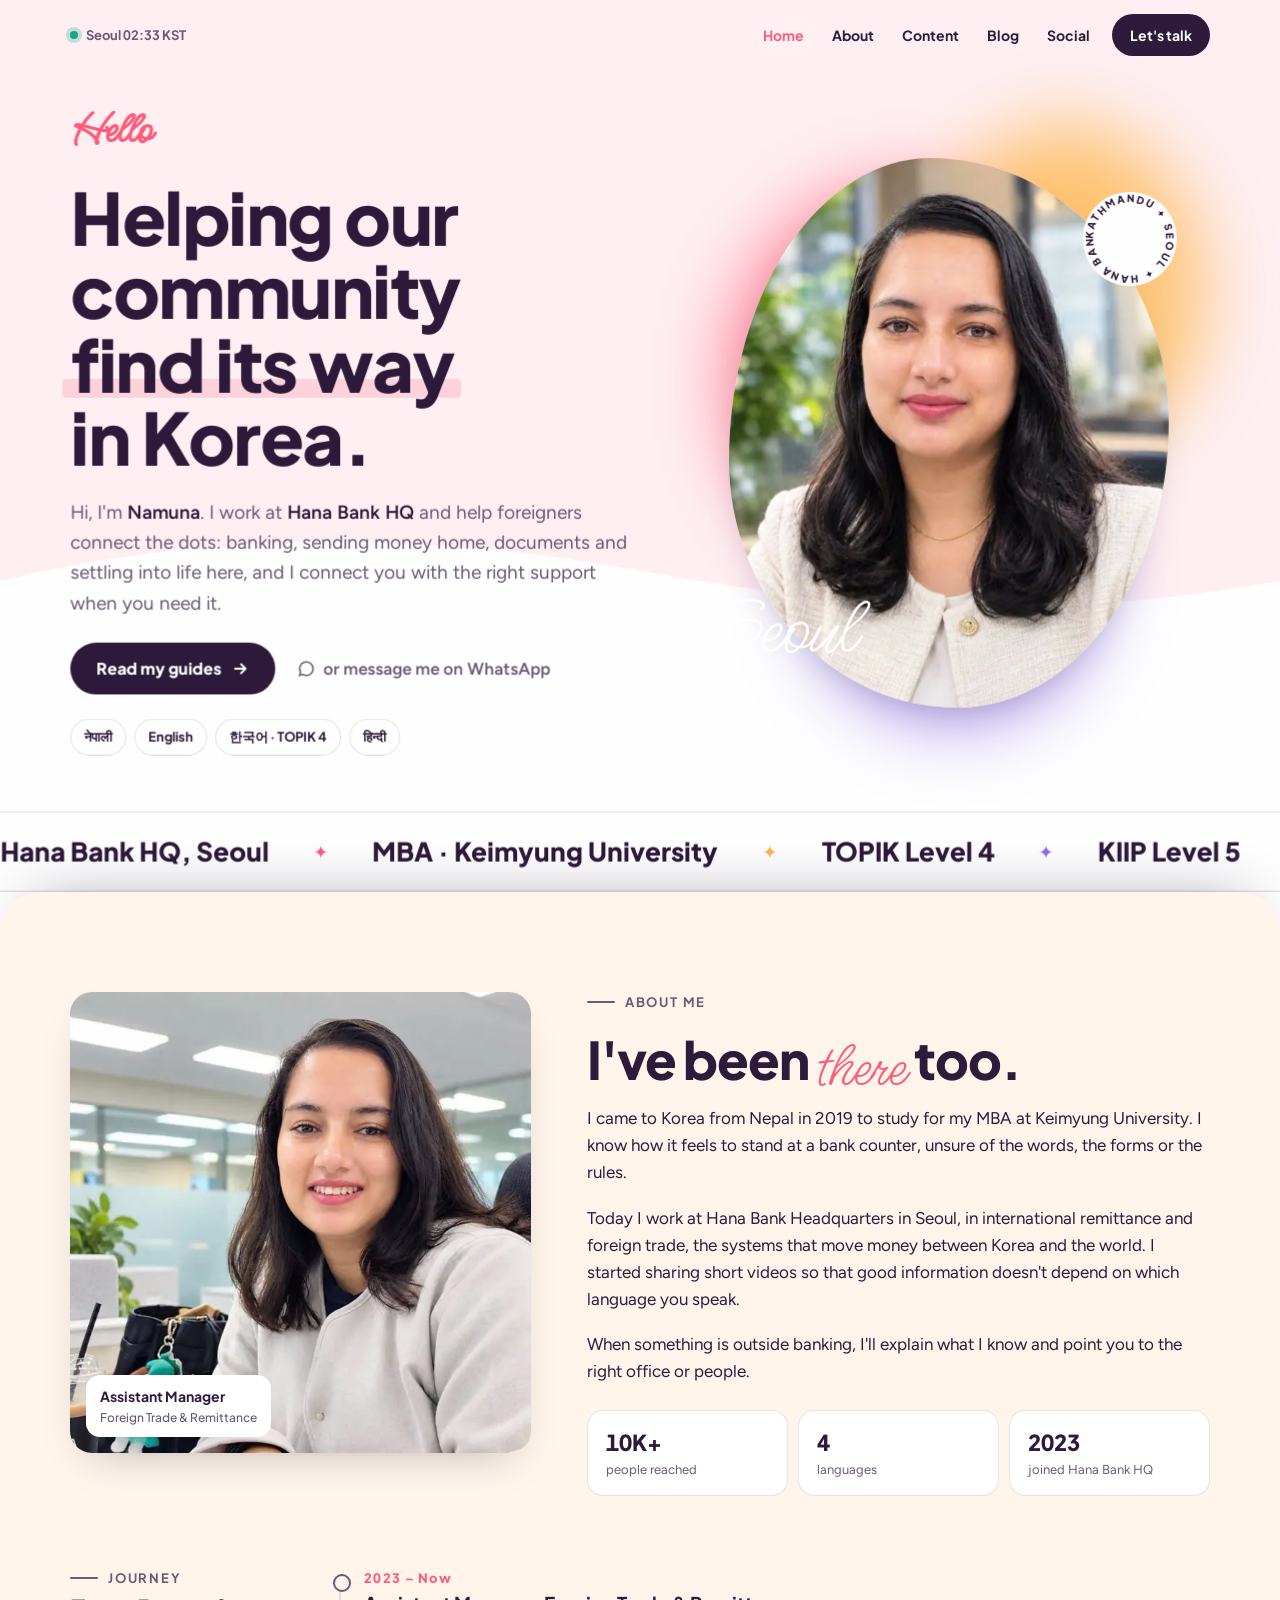
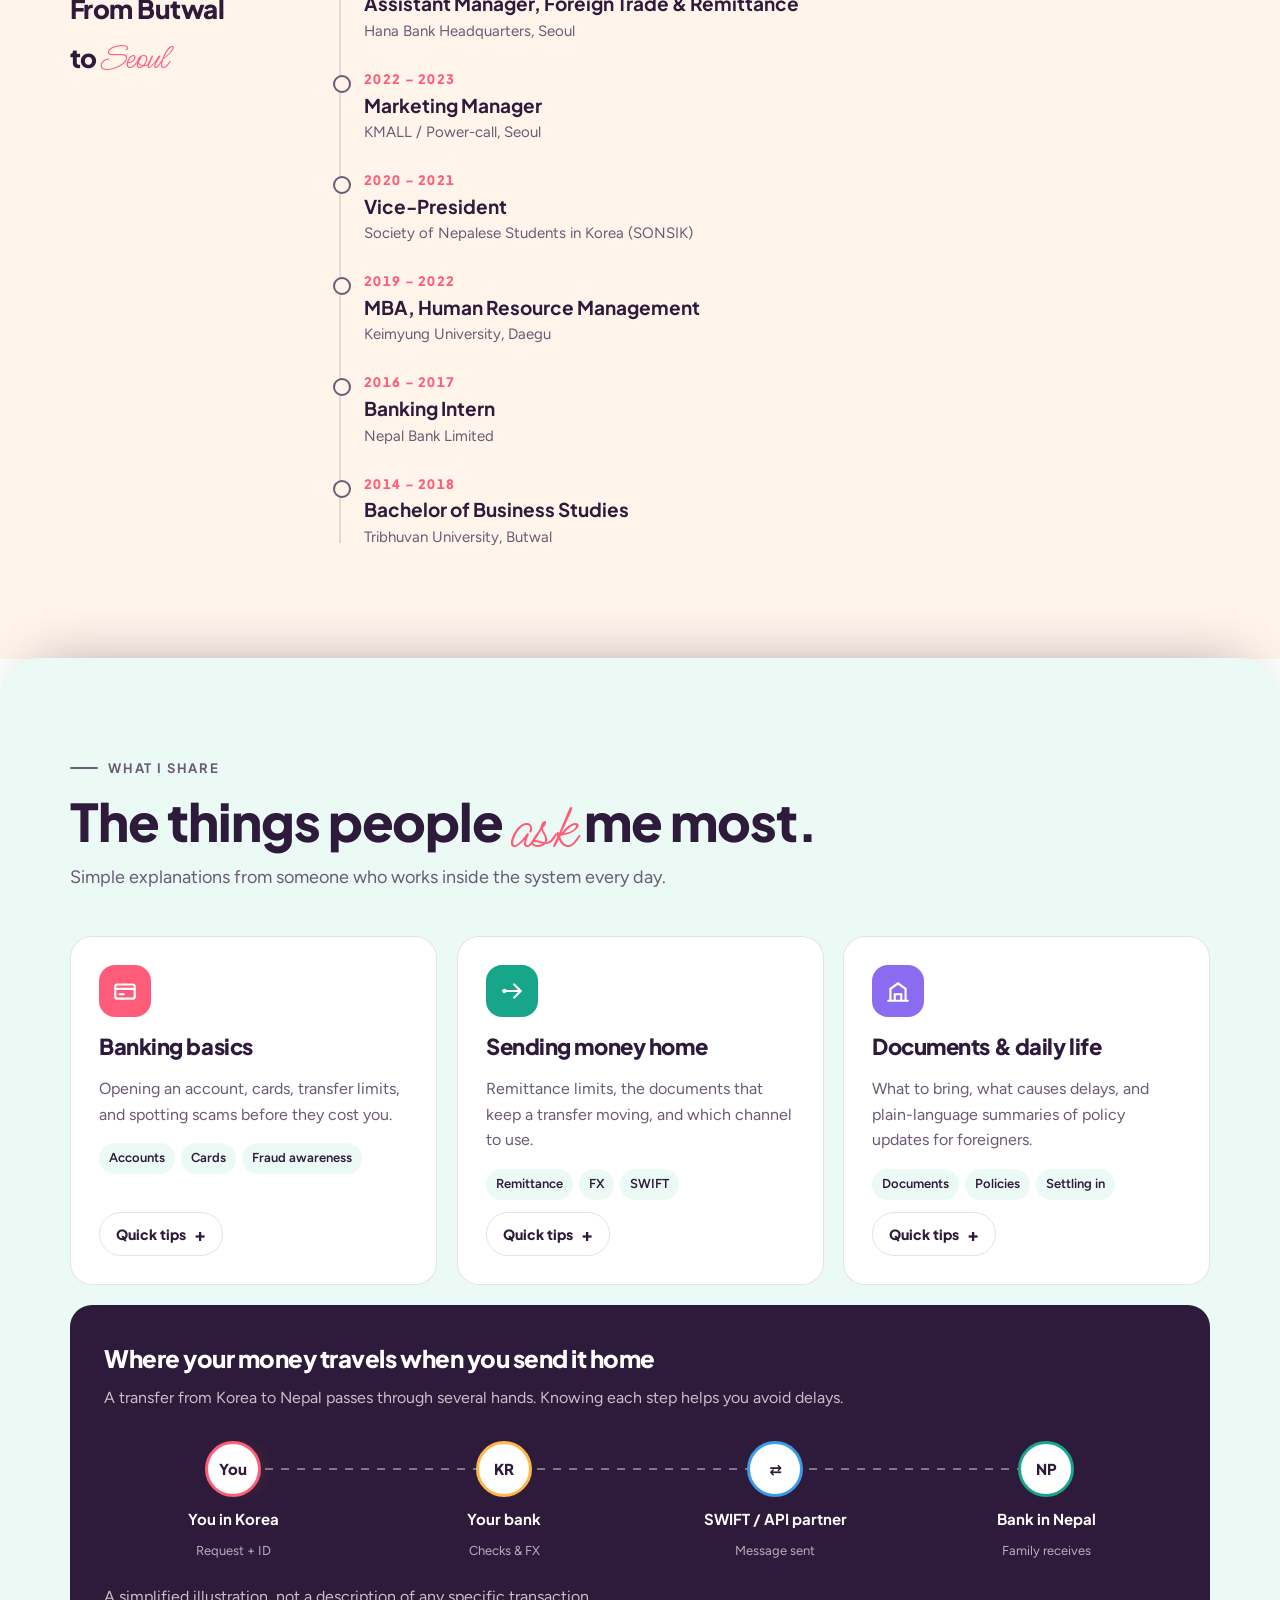
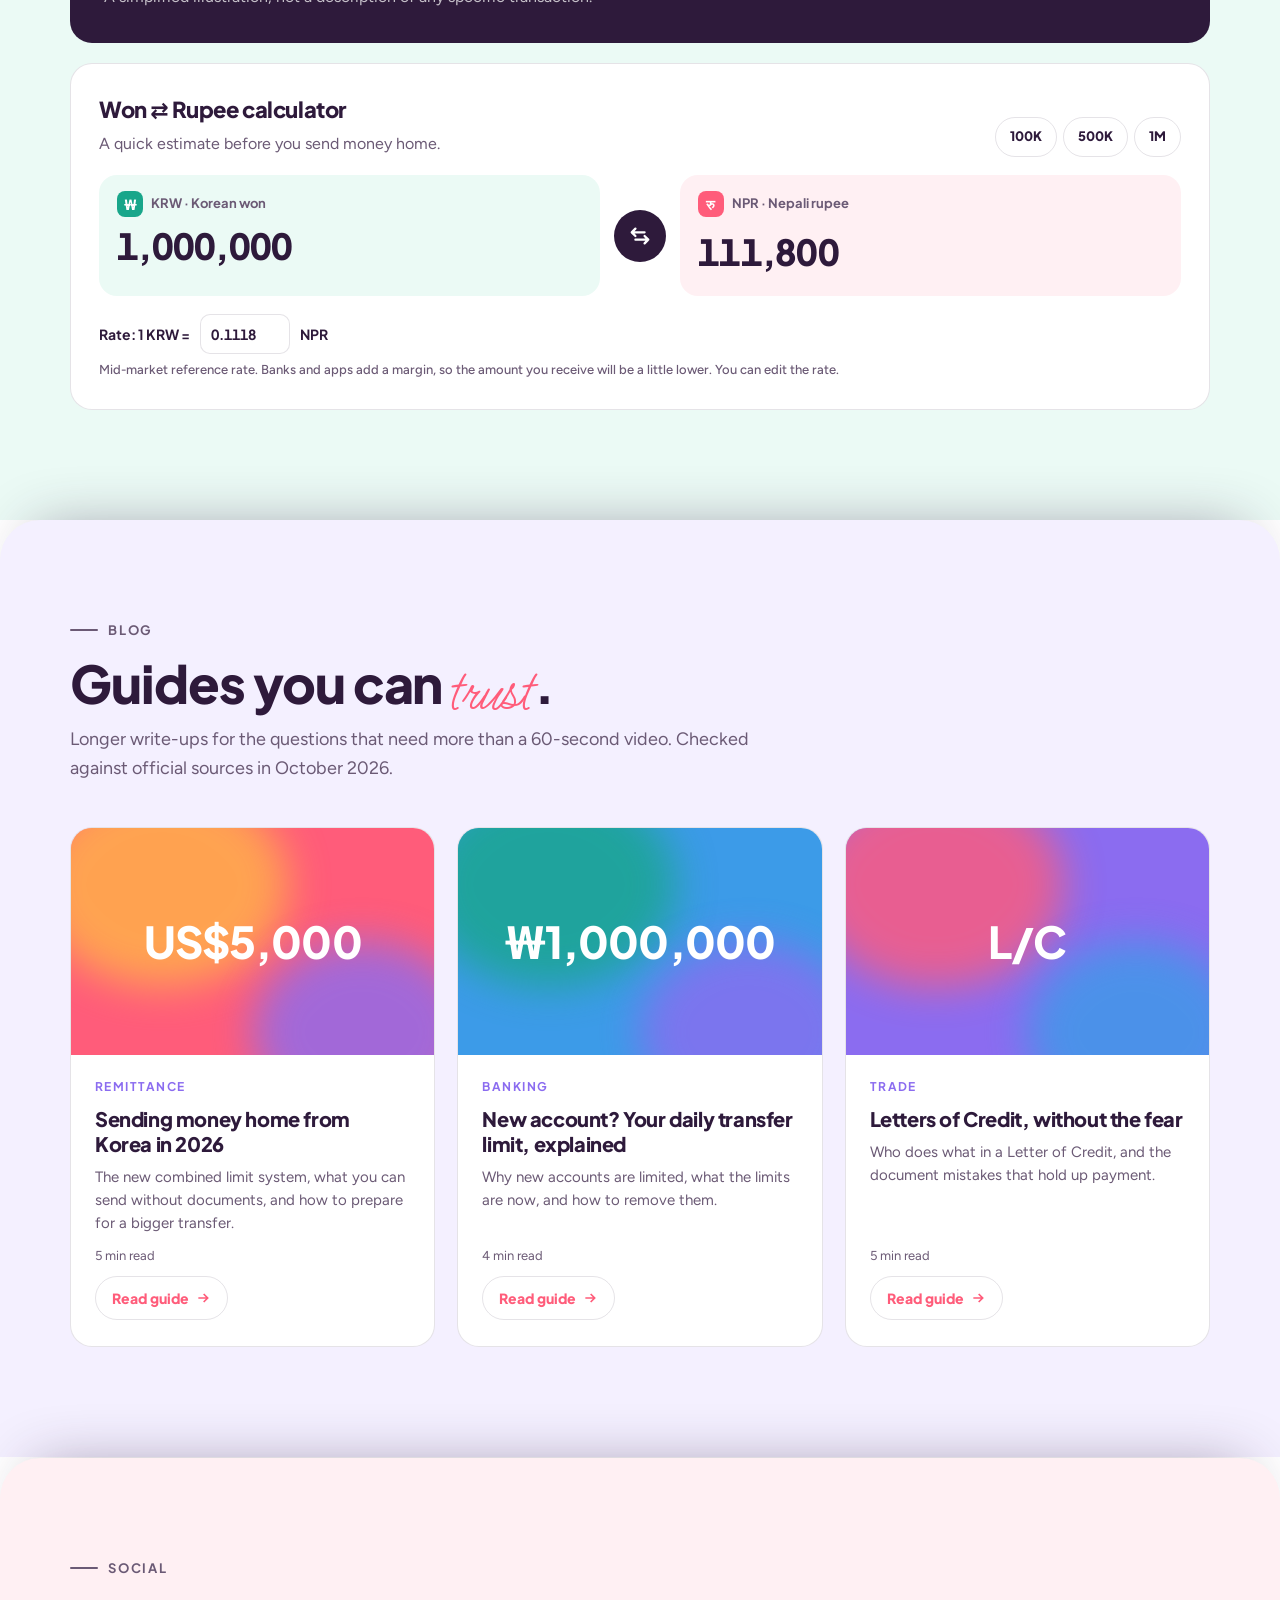
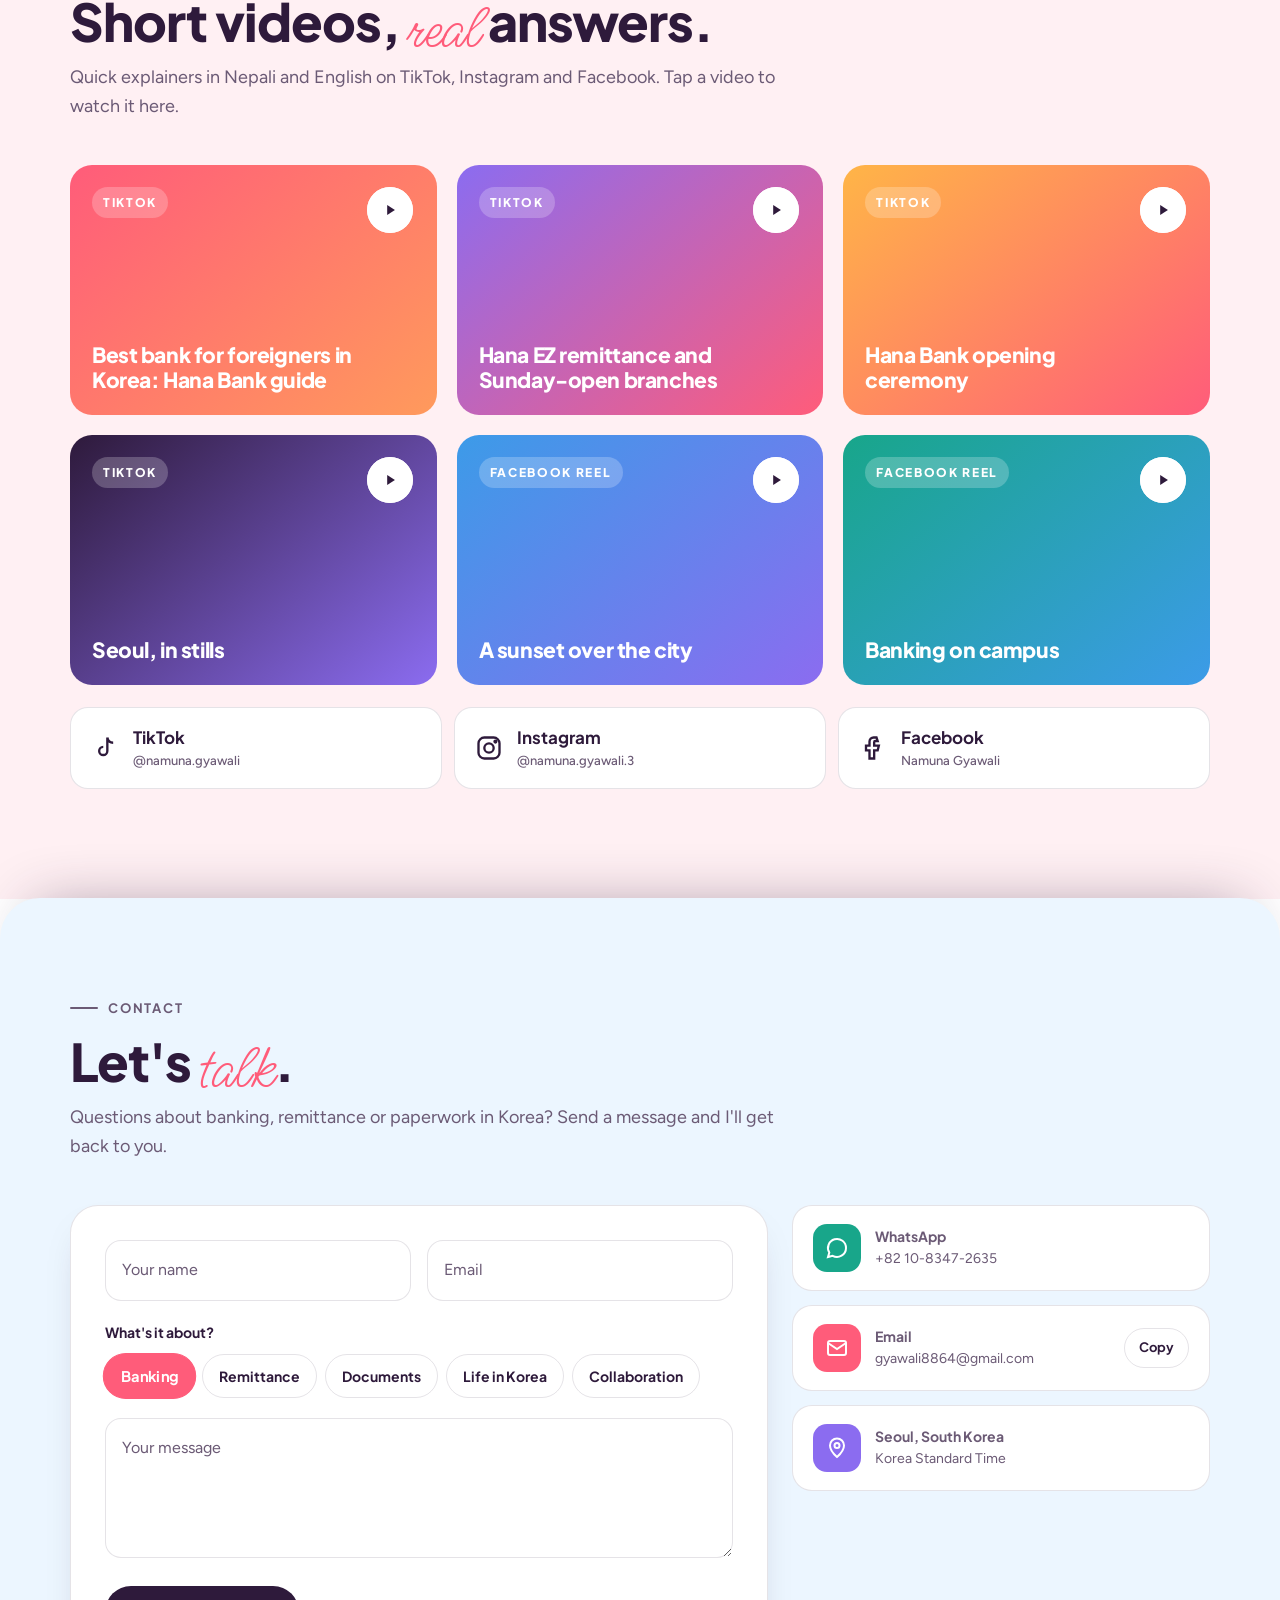
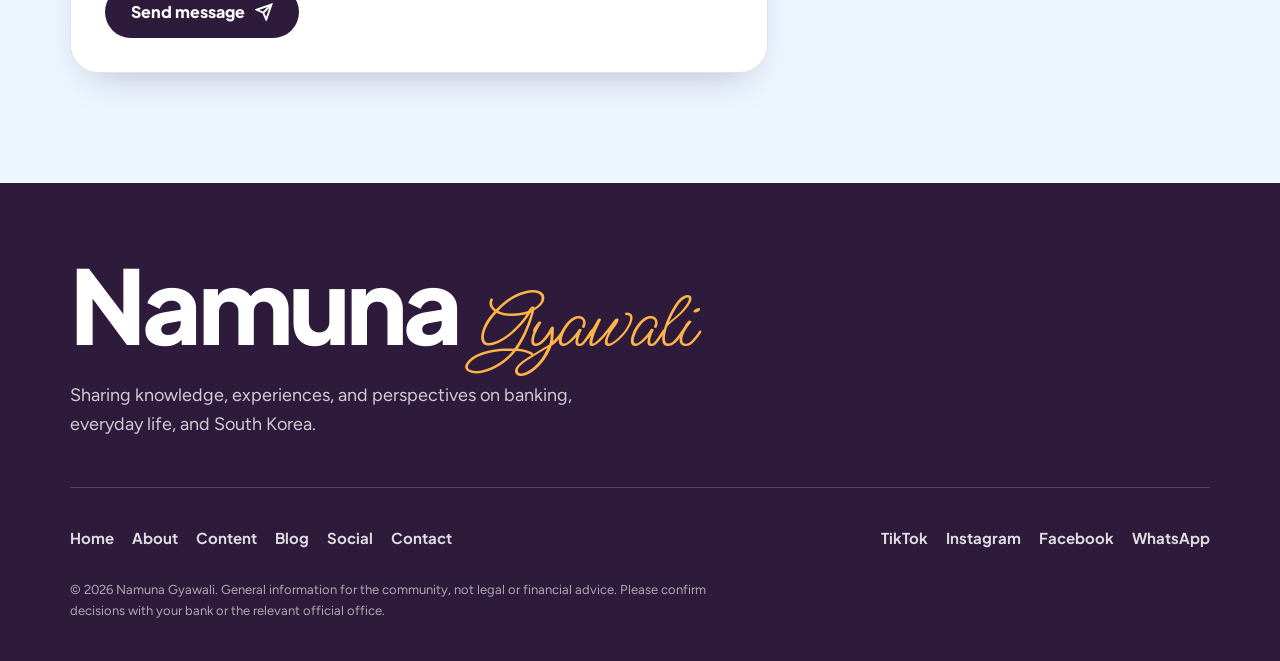
<file: index.html>
<!doctype html>
<html lang="en">
<head>
<meta charset="utf-8">
<meta name="viewport" content="width=device-width, initial-scale=1, viewport-fit=cover">
<title>Namuna Gyawali · Banking &amp; life in Korea</title>
<meta name="description" content="Namuna Gyawali, banker at Hana Bank HQ in Seoul, helping foreigners in Korea with banking, sending money home, documents and settling into life here.">
<meta name="theme-color" content="#2E1A3B">
<meta property="og:type" content="website">
<meta property="og:title" content="Namuna Gyawali · Helping our community find its way in Korea">
<meta property="og:description" content="Banking, sending money home, documents and everyday life in Korea, explained simply.">
<meta property="og:image" content="/img/namuna-portrait.webp">
<link rel="icon" href="data:image/svg+xml,%3Csvg xmlns='http://www.w3.org/2000/svg' viewBox='0 0 64 64'%3E%3Crect width='64' height='64' rx='18' fill='%232E1A3B'/%3E%3Ctext x='32' y='44' text-anchor='middle' font-family='Georgia,serif' font-size='34' font-style='italic' fill='%23FF5C7A'%3EN%3C/text%3E%3C/svg%3E">
<link rel="preconnect" href="https://fonts.googleapis.com">
<link rel="preconnect" href="https://fonts.gstatic.com" crossorigin>
<link rel="stylesheet" href="https://fonts.googleapis.com/css2?family=Plus+Jakarta+Sans:wght@500;700;800&family=Figtree:wght@400;500;600&family=Ms+Madi&family=Noto+Sans+Devanagari:wght@700&family=Noto+Sans+KR:wght@800&display=swap">
<style>
/* Layout: white page; each section is a full "page" panel that slides over the last; portrait-led hero; plum ink. */
:root{
  --bg:#FFFFFF;
  --ink:#2E1A3B;
  --muted:#6B5A75;
  --line:rgba(46,26,59,.12);
  --card:#FFFFFF;
  --coral:#FF5C7A;
  --coral-soft:#FFD3DC;
  --marigold:#FFB547;
  --sky:#3C9BE8;
  --mint:#18A68A;
  --violet:#8B6CF0;
  --wash-blush:#FFF0F3;
  --wash-peach:#FFF5EB;
  --wash-mint:#EBFAF5;
  --wash-lilac:#F4F0FF;
  --wash-sky:#ECF6FF;
  --note:#FFF6DC;
  --on-ink:#FFFFFF;
  --shadow:0 18px 40px -22px rgba(46,26,59,.35);
  --f-display:"Plus Jakarta Sans",ui-sans-serif,system-ui,sans-serif;
  --f-body:"Figtree",ui-sans-serif,system-ui,sans-serif;
  --f-script:"Ms Madi","Brush Script MT",cursive;
  --f-ne:"Noto Sans Devanagari","Plus Jakarta Sans",sans-serif;
  --f-kr:"Noto Sans KR","Plus Jakarta Sans",sans-serif;
  --r:22px;
  --shell:1180px;
  --intro:2.5s;
}
@media (prefers-color-scheme:dark){:root:not([data-theme="light"]){
  --bg:#1A1022;--ink:#F6EEF8;--muted:#C2B1CB;--line:rgba(246,238,248,.14);--card:#251830;
  --coral:#FF7A93;--coral-soft:#5A2436;--marigold:#FFC46B;--sky:#6CB8F5;--mint:#3CCBA9;--violet:#A891FF;
  --wash-blush:#24142A;--wash-peach:#251829;--wash-mint:#14202A;--wash-lilac:#1F1630;--wash-sky:#141C2C;--note:#3A2E14;
  --on-ink:#1A1022;--shadow:0 18px 40px -22px rgba(0,0,0,.7);color-scheme:dark}}
:root[data-theme="dark"]{
  --bg:#1A1022;--ink:#F6EEF8;--muted:#C2B1CB;--line:rgba(246,238,248,.14);--card:#251830;
  --coral:#FF7A93;--coral-soft:#5A2436;--marigold:#FFC46B;--sky:#6CB8F5;--mint:#3CCBA9;--violet:#A891FF;
  --wash-blush:#24142A;--wash-peach:#251829;--wash-mint:#14202A;--wash-lilac:#1F1630;--wash-sky:#141C2C;--note:#3A2E14;
  --on-ink:#1A1022;--shadow:0 18px 40px -22px rgba(0,0,0,.7);color-scheme:dark}

*{box-sizing:border-box}
html,body{margin:0}
img{max-width:100%}
[hidden]{display:none!important}
:root{padding-top:env(safe-area-inset-top,0px);padding-bottom:env(safe-area-inset-bottom,0px)}
html{scroll-behavior:smooth}
body{background:var(--bg);color:var(--ink);font-family:var(--f-body);font-size:17px;line-height:1.6;overflow-x:hidden}
body.locked{overflow:hidden}
body::before{content:"";position:fixed;inset:0 0 auto;height:env(safe-area-inset-top,0px);z-index:60;background:var(--bg)}
h1,h2,h3,h4{font-family:var(--f-display);text-wrap:balance;margin:0;letter-spacing:-.02em}
p{margin:0}
a{color:inherit}
button{font:inherit;color:inherit}
:focus-visible{outline:3px solid var(--coral);outline-offset:3px;border-radius:8px}
.wrap{max-width:var(--shell);margin:0 auto;padding-left:max(20px,env(safe-area-inset-left,0px));padding-right:max(20px,env(safe-area-inset-right,0px))}
.script{font-family:var(--f-script);font-weight:400;letter-spacing:0;color:var(--coral)}
.eyebrow{font-family:var(--f-display);font-weight:700;font-size:13px;letter-spacing:.14em;text-transform:uppercase;color:var(--muted);display:flex;align-items:center;gap:10px}
.eyebrow i{width:28px;height:2px;background:currentColor;display:block;border-radius:2px}
.sec-title{font-size:clamp(32px,4.6vw,52px);line-height:1.08;font-weight:800}
.sec-title .script{font-size:1.25em;line-height:.6;display:inline-block;transform:translateY(.06em)}
.lede{color:var(--muted);max-width:60ch;font-size:18px}

/* ---------- intro (page load) ---------- */
@property --n{syntax:"<integer>";inherits:false;initial-value:0}
.intro{position:fixed;inset:0;z-index:200;background:#2E1A3B;color:#fff;display:grid;place-items:center;animation:lift 1s cubic-bezier(.8,0,.15,1) 1.95s forwards;pointer-events:none}
.intro::after{content:"";position:absolute;left:-10%;right:-10%;top:calc(100% - 2px);height:22vh;background:#2E1A3B;border-radius:0 0 50% 50%}
@keyframes lift{to{transform:translateY(calc(-100% - 24vh));visibility:hidden}}
.iw{position:relative;height:1.3em;font-size:clamp(46px,9vw,110px);overflow:hidden;width:100%;text-align:center;line-height:1.25}
.iw span{position:absolute;inset:0;transform:translateY(110%);font-weight:800}
.iw .ne{font-family:var(--f-ne);animation:word .7s cubic-bezier(.7,0,.2,1) .15s both}
.iw .kr{font-family:var(--f-kr);animation:word .7s cubic-bezier(.7,0,.2,1) .8s both}
.iw .me{font-family:var(--f-script);font-weight:400;color:#FF8FA3;font-size:1.25em;line-height:1.05;animation:stay .6s cubic-bezier(.2,.8,.2,1) 1.4s both}
@keyframes word{0%{transform:translateY(110%) rotate(4deg)}35%,70%{transform:none}100%{transform:translateY(-110%) rotate(-3deg)}}
@keyframes stay{0%{transform:translateY(110%) rotate(4deg)}100%{transform:none}}
.intro .count{position:absolute;right:max(24px,env(safe-area-inset-right,0px));bottom:24px;font-family:var(--f-display);font-weight:800;font-size:clamp(40px,7vw,84px);font-variant-numeric:tabular-nums;opacity:.9;counter-reset:n var(--n);animation:count 1.8s cubic-bezier(.4,0,.2,1) forwards}
.intro .count::after{content:counter(n)}
@keyframes count{to{--n:100}}
.intro .tagl{position:absolute;left:max(24px,env(safe-area-inset-left,0px));bottom:32px;font-family:var(--f-display);font-weight:700;font-size:13px;letter-spacing:.16em;text-transform:uppercase;opacity:.7}

/* ---------- progress + nav ---------- */
.progress{position:fixed;top:env(safe-area-inset-top,0px);left:0;height:3px;width:100%;transform-origin:0 50%;transform:scaleX(0);background:linear-gradient(90deg,var(--coral),var(--marigold),var(--violet));z-index:70}
.nav{position:fixed;left:0;right:0;top:env(safe-area-inset-top,0px);z-index:50;transition:background .3s,box-shadow .3s}
.nav.solid{background:color-mix(in srgb,var(--bg) 86%,transparent);backdrop-filter:blur(12px);-webkit-backdrop-filter:blur(12px);box-shadow:0 1px 0 var(--line)}
.nav .wrap{display:flex;align-items:center;justify-content:space-between;gap:16px;padding-block:14px}
.clock{font-family:var(--f-display);font-size:13px;font-weight:700;color:var(--muted);display:flex;align-items:center;gap:8px;font-variant-numeric:tabular-nums}
.clock b{width:8px;height:8px;border-radius:50%;background:var(--mint);box-shadow:0 0 0 4px color-mix(in srgb,var(--mint) 25%,transparent);animation:pulse 2.4s infinite}
@keyframes pulse{50%{box-shadow:0 0 0 8px color-mix(in srgb,var(--mint) 0%,transparent)}}
.links{display:flex;gap:4px;align-items:center;flex-wrap:wrap;justify-content:flex-end}
.links a{text-decoration:none;font-family:var(--f-display);font-weight:700;font-size:14px;padding:10px 12px;border-radius:999px;transition:background .2s,color .2s}
.links a:hover,.links a.on{background:var(--wash-blush);color:var(--coral)}
.links a.cta{background:var(--ink);color:var(--on-ink);padding:10px 18px;margin-left:6px}
.links a.cta:hover{background:var(--coral);color:#fff}
.burger{display:none;width:46px;height:46px;border-radius:50%;border:0;background:var(--ink);cursor:pointer;position:relative;margin-left:6px;z-index:2}
.burger span{position:absolute;left:14px;right:14px;height:2px;border-radius:2px;background:var(--on-ink);transition:transform .35s cubic-bezier(.2,.8,.2,1)}
.burger span:first-child{top:18px}.burger span:last-child{top:26px}
.burger[aria-expanded="true"] span:first-child{transform:translateY(4px) rotate(45deg)}
.burger[aria-expanded="true"] span:last-child{transform:translateY(-4px) rotate(-45deg)}
.mmenu{position:fixed;inset:0;z-index:45;background:var(--wash-blush);display:flex;flex-direction:column;justify-content:center;gap:40px;padding:100px max(28px,env(safe-area-inset-right,0px)) max(40px,env(safe-area-inset-bottom,0px)) max(28px,env(safe-area-inset-left,0px));clip-path:circle(0 at calc(100% - 44px) 40px);transition:clip-path .6s cubic-bezier(.7,0,.2,1)}
.mmenu.open{clip-path:circle(150% at calc(100% - 44px) 40px)}
.mmenu nav{display:flex;flex-direction:column;gap:6px}
.mmenu nav a{font-family:var(--f-display);font-weight:800;font-size:clamp(36px,10vw,52px);text-decoration:none;letter-spacing:-.03em;opacity:0;transform:translateY(24px);transition:opacity .4s,transform .5s cubic-bezier(.2,.8,.2,1),color .2s}
.mmenu.open nav a{opacity:1;transform:none}
.mmenu nav a:nth-child(2){transition-delay:.05s}.mmenu nav a:nth-child(3){transition-delay:.1s}.mmenu nav a:nth-child(4){transition-delay:.15s}.mmenu nav a:nth-child(5){transition-delay:.2s}.mmenu nav a:nth-child(6){transition-delay:.25s}
.mmenu nav a:hover{color:var(--coral)}
.mm-foot{display:flex;flex-wrap:wrap;gap:8px}
.mm-foot a{font-family:var(--f-display);font-weight:700;font-size:14px;text-decoration:none;padding:10px 16px;border-radius:999px;border:1.5px solid var(--line);min-height:44px;display:inline-flex;align-items:center}
@media (max-width:860px){.links a:not(.cta){display:none}.burger{display:block}}
@media (max-width:420px){.links a.cta{display:none}.clock{font-size:12px}}

/* ---------- buttons ---------- */
.btn{display:inline-flex;align-items:center;gap:10px;min-height:52px;padding:0 26px;border-radius:999px;border:0;cursor:pointer;font-family:var(--f-display);font-weight:800;font-size:16px;text-decoration:none;background:var(--ink);color:var(--on-ink);transition:background .25s,transform .25s cubic-bezier(.2,.8,.2,1);will-change:transform}
.btn:hover{background:var(--coral);color:#fff}
.btn svg{transition:transform .25s}
.btn:hover svg{transform:translateX(4px)}
.link-soft{font-weight:600;color:var(--muted);text-decoration:none;display:inline-flex;align-items:center;gap:8px;min-height:44px}
.link-soft:hover{color:var(--mint)}

/* ---------- stacked page panels ---------- */
.panel{position:sticky;top:0;background:var(--bg);isolation:isolate;transform-origin:50% 0;will-change:transform}
.panel+.panel{border-radius:40px 40px 0 0;box-shadow:0 -24px 60px -36px rgba(46,26,59,.45)}
.panel::after{content:"";position:absolute;inset:0;background:#120A18;opacity:var(--dim,0);pointer-events:none;border-radius:inherit;z-index:5}

/* ---------- hero ---------- */
.hero{padding-top:70px}
.hero-band{position:absolute;inset:0 0 auto 0;height:min(620px,78vw);background:var(--wash-blush);z-index:-2;overflow:hidden}
.hero-band svg{position:absolute;left:0;bottom:-1px;width:200%;height:90px;animation:waveSlide 18s linear infinite}
.hero-band svg path{fill:var(--bg)}
@keyframes waveSlide{to{transform:translateX(-50%)}}
.hero-grid{display:grid;grid-template-columns:1.05fr .95fr;gap:40px;align-items:center;padding-block:40px 56px}
.hero-copy{display:flex;flex-direction:column;gap:24px;min-width:0}
.hello{display:flex;align-items:baseline;gap:12px;flex-wrap:wrap;font-family:var(--f-display);font-weight:700;font-size:15px;letter-spacing:.12em;text-transform:uppercase;color:var(--muted)}
.greet{position:relative;display:inline-block;height:1.35em;min-width:6.5em;font-size:34px;letter-spacing:0;text-transform:none;overflow:hidden;vertical-align:bottom}
.greet span{position:absolute;left:0;top:0;white-space:nowrap;color:var(--coral);transform:translateY(120%);opacity:0}
.greet span.in{animation:land .7s cubic-bezier(.2,1.5,.4,1) forwards}
.greet span.out{animation:leave .45s cubic-bezier(.7,0,.8,.3) forwards}
@keyframes land{0%{transform:translateY(-120%) rotate(-6deg);opacity:0}60%{opacity:1}100%{transform:none;opacity:1}}
@keyframes leave{from{transform:none;opacity:1}to{transform:translateY(120%) rotate(5deg);opacity:0}}
.greet .ne{font-family:var(--f-ne);font-size:.9em}
.greet .kr{font-family:var(--f-kr);font-size:.82em}
.greet .en{font-family:var(--f-script);font-size:1.3em;line-height:1}
.hero h1{font-size:clamp(40px,5.8vw,72px);line-height:1.02;font-weight:800}
.hl{position:relative;white-space:nowrap;display:inline-block}
.hl::after{content:"";position:absolute;left:-2%;right:-2%;bottom:.04em;height:.26em;background:var(--coral-soft);z-index:-1;border-radius:4px;transform-origin:0 50%;transform:scaleX(0);animation:draw 1s calc(var(--intro) + .9s) cubic-bezier(.7,0,.2,1) forwards}
@keyframes draw{to{transform:scaleX(1)}}
.hero h1 .w{display:inline-block;opacity:0;transform:translateY(.4em) rotate(2deg);animation:rise .8s cubic-bezier(.2,.8,.2,1) forwards}
@keyframes rise{to{opacity:1;transform:none}}
.hero .intro-p{font-size:19px;color:var(--muted);max-width:52ch}
.hero .intro-p strong{color:var(--ink);font-weight:600}
.hero-actions{display:flex;flex-wrap:wrap;align-items:center;gap:8px 22px}
.langs{display:flex;flex-wrap:wrap;gap:8px}
.chip{font-family:var(--f-display);font-weight:700;font-size:13px;padding:7px 13px;border-radius:999px;background:var(--card);border:1px solid var(--line)}
.fade-in{opacity:0;animation:rise .9s cubic-bezier(.2,.8,.2,1) forwards}

.portrait{position:relative;justify-self:center;width:min(440px,100%);aspect-ratio:4/5;max-width:100%}
.splash{position:absolute;inset:-6% -8% -4% -6%;z-index:-1}
.splash span{position:absolute;border-radius:50%;filter:blur(36px);opacity:.75;animation:float 12s ease-in-out infinite alternate}
.splash span:nth-child(1){width:70%;height:65%;left:5%;top:10%;background:var(--coral)}
.splash span:nth-child(2){width:55%;height:55%;right:0;top:0;background:var(--marigold);animation-delay:-4s}
.splash span:nth-child(3){width:60%;height:50%;left:20%;bottom:0;background:var(--violet);opacity:.55;animation-delay:-8s}
@keyframes float{0%{transform:translate(0,0) scale(1)}50%{transform:translate(6%,-5%) scale(1.08)}100%{transform:translate(-5%,4%) scale(.95)}}
.blob{width:100%;height:100%;border-radius:46% 54% 48% 52% / 55% 48% 52% 45%;overflow:hidden;box-shadow:var(--shadow);animation:morph 14s ease-in-out infinite,bloom 1.2s calc(var(--intro) + .1s) cubic-bezier(.2,.8,.2,1) both;background:var(--wash-peach)}
.blob img{width:100%;height:100%;object-fit:cover;object-position:50% 20%;display:block;transform:scale(1.06)}
@keyframes morph{50%{border-radius:56% 44% 58% 42% / 44% 58% 42% 56%}}
@keyframes bloom{from{opacity:0;transform:scale(.85) rotate(-4deg)}}
.sig{position:absolute;left:-8%;bottom:6%;width:62%;pointer-events:none;overflow:visible}
.sig text{font-family:var(--f-script);font-size:96px;fill:transparent;stroke:#fff;stroke-width:1.4;stroke-dasharray:600;stroke-dashoffset:600;animation:write 2.6s calc(var(--intro) + 1.1s) ease forwards,fillin .8s calc(var(--intro) + 3.1s) forwards}
@keyframes write{to{stroke-dashoffset:0}}
@keyframes fillin{to{fill:#fff;stroke-width:0}}
.seal{position:absolute;right:-2%;top:6%;width:96px;height:96px;animation:spin 22s linear infinite}
.seal text{font-family:var(--f-display);font-weight:800;font-size:10.5px;letter-spacing:.2em;fill:var(--ink)}
.seal circle{fill:var(--card)}
@keyframes spin{to{transform:rotate(360deg)}}

/* ---------- marquee ---------- */
.marquee{border-block:1px solid var(--line);overflow:hidden;padding-block:18px;background:var(--bg)}
.track{display:flex;gap:44px;width:max-content;animation:marq 32s linear infinite}
.marquee:hover .track{animation-play-state:paused}
.track span{font-family:var(--f-display);font-weight:800;font-size:clamp(18px,2.4vw,26px);white-space:nowrap;display:flex;align-items:center;gap:44px}
.track span::after{content:"✦";color:var(--coral);font-size:.7em}
.track span:nth-child(3n+2)::after{color:var(--marigold)}
.track span:nth-child(3n)::after{color:var(--violet)}
@keyframes marq{to{transform:translateX(-50%)}}

/* ---------- rooms ---------- */
section.room{padding-block:100px 110px}
.room-head{display:flex;flex-direction:column;gap:14px;margin-bottom:44px}
.wash-peach{background:var(--wash-peach)}
.wash-mint{background:var(--wash-mint)}
.wash-lilac{background:var(--wash-lilac)}
.wash-blush{background:var(--wash-blush)}
.wash-sky{background:var(--wash-sky)}

/* about */
.about-grid{display:grid;grid-template-columns:.85fr 1.15fr;gap:56px;align-items:start}
.photo-card{position:relative;border-radius:var(--r);overflow:hidden;box-shadow:var(--shadow);aspect-ratio:1/1;max-width:100%}
.photo-card img{width:100%;height:100%;object-fit:cover;display:block;transition:transform 1.2s cubic-bezier(.2,.8,.2,1)}
.photo-card:hover img{transform:scale(1.05)}
.photo-tag{position:absolute;left:16px;bottom:16px;background:var(--card);color:var(--ink);border-radius:14px;padding:10px 14px;font-family:var(--f-display);font-weight:700;font-size:14px;box-shadow:var(--shadow)}
.photo-tag small{display:block;font-weight:500;color:var(--muted);font-size:12px}
.story{display:flex;flex-direction:column;gap:18px;min-width:0}
.story p{max-width:62ch}
.creds{display:flex;flex-wrap:wrap;gap:10px;margin-top:6px}
.cred{display:flex;flex-direction:column;padding:14px 18px;border-radius:16px;background:var(--card);border:1px solid var(--line);min-width:130px;flex:1 1 130px}
.cred b{font-family:var(--f-display);font-size:22px;font-weight:800;font-variant-numeric:tabular-nums}
.cred span{font-size:13px;color:var(--muted)}
.journey{margin-top:72px;display:grid;grid-template-columns:220px 1fr;gap:40px}
.journey h3{font-size:26px;font-weight:800}
.timeline{position:relative;list-style:none;margin:0;padding:0 0 0 34px;display:flex;flex-direction:column;gap:26px}
.timeline::before{content:"";position:absolute;left:9px;top:6px;bottom:6px;width:2px;background:var(--line)}
.timeline::after{content:"";position:absolute;left:9px;top:6px;width:2px;height:var(--fh,0px);background:linear-gradient(var(--coral),var(--marigold),var(--violet))}
.timeline li{position:relative}
.timeline li::before{content:"";position:absolute;left:-31px;top:6px;width:14px;height:14px;border-radius:50%;background:var(--wash-peach);border:2px solid var(--muted);transition:background .4s,border-color .4s,transform .4s;z-index:1}
.timeline li.lit::before{background:var(--coral);border-color:var(--coral);transform:scale(1.15)}
.timeline .yr{font-family:var(--f-display);font-weight:800;font-size:13px;letter-spacing:.1em;color:var(--coral);font-variant-numeric:tabular-nums}
.timeline .role{font-family:var(--f-display);font-weight:700;font-size:19px}
.timeline .place{color:var(--muted);font-size:15px}

/* content */
.bento{display:grid;grid-template-columns:repeat(3,minmax(0,1fr));gap:20px}
.card{background:var(--card);border-radius:var(--r);padding:28px;border:1px solid var(--line);display:flex;flex-direction:column;gap:12px;transition:transform .35s cubic-bezier(.2,.8,.2,1),box-shadow .35s;will-change:transform}
.card:hover{box-shadow:var(--shadow)}
.card .ico{width:52px;height:52px;border-radius:16px;display:grid;place-items:center;color:#fff}
.card h3{font-size:22px;font-weight:800}
.card p{color:var(--muted);font-size:16px}
.card ul{margin:4px 0 0;padding:0;list-style:none;display:flex;flex-wrap:wrap;gap:6px}
.card li{font-size:13px;font-weight:600;padding:5px 10px;border-radius:999px;background:var(--wash-mint)}
.ico.c1{background:var(--coral)}.ico.c2{background:var(--mint)}.ico.c3{background:var(--violet)}
.flow{grid-column:1/-1;background:var(--ink);color:var(--on-ink);border:0;padding:34px;gap:22px}
.flow h3{font-size:24px}
.flow p{color:color-mix(in srgb,var(--on-ink) 72%,transparent)}
.flow-line{position:relative;display:grid;grid-template-columns:repeat(4,minmax(0,1fr));gap:12px;margin-top:8px}
.flow-line::before{content:"";position:absolute;left:12%;right:12%;top:27px;height:2px;background:repeating-linear-gradient(90deg,color-mix(in srgb,var(--on-ink) 40%,transparent) 0 8px,transparent 8px 16px)}
.coin{position:absolute;top:20px;left:12%;width:16px;height:16px;border-radius:50%;background:var(--marigold);box-shadow:0 0 0 6px color-mix(in srgb,var(--marigold) 30%,transparent),0 0 24px var(--marigold);animation:travel 5s cubic-bezier(.6,0,.4,1) infinite}
@keyframes travel{0%{left:12%;opacity:0}8%{opacity:1}92%{opacity:1}100%{left:calc(88% - 16px);opacity:0}}
.step{position:relative;display:flex;flex-direction:column;align-items:center;text-align:center;gap:10px;z-index:1}
.step .dot{width:56px;height:56px;border-radius:50%;display:grid;place-items:center;background:var(--bg);color:var(--ink);font-family:var(--f-display);font-weight:800;font-size:15px;border:3px solid var(--coral)}
.step:nth-child(3) .dot{border-color:var(--marigold)}.step:nth-child(4) .dot{border-color:var(--sky)}.step:nth-child(5) .dot{border-color:var(--mint)}
.step b{font-family:var(--f-display);font-size:15px}
.step span{font-size:13px;color:color-mix(in srgb,var(--on-ink) 65%,transparent)}
.note{font-size:13px;color:color-mix(in srgb,var(--on-ink) 60%,transparent)}


/* card quick tips */
.card{position:relative;overflow:hidden}
.more{align-self:flex-start;margin-top:auto;display:inline-flex;align-items:center;gap:8px;min-height:44px;padding:0 16px;border-radius:999px;border:1.5px solid var(--line);background:transparent;cursor:pointer;font-family:var(--f-display);font-weight:800;font-size:14px;transition:border-color .25s,color .25s}
.more span{font-size:18px;line-height:1;transition:transform .3s}
.more:hover{border-color:var(--coral);color:var(--coral)}
.more:hover span{transform:rotate(90deg)}
.pop{position:absolute;inset:8px;border-radius:calc(var(--r) - 6px);background:var(--ink);color:var(--on-ink);z-index:4;transform-origin:var(--ox,50%) var(--oy,100%)}
.pop.show{animation:popIn .55s cubic-bezier(.2,1.4,.4,1) both}
.pop.hide{animation:popOut .3s cubic-bezier(.6,0,.8,.4) both}
@keyframes popIn{from{opacity:0;transform:scale(.2)}to{opacity:1;transform:none}}
@keyframes popOut{to{opacity:0;transform:scale(.6)}}
.pop-in{height:100%;overflow:auto;padding:20px 22px;display:flex;flex-direction:column;gap:12px}
.pop-head{display:flex;align-items:center;justify-content:space-between;gap:10px}
.pop-head b{font-family:var(--f-display);font-size:18px}
.pop-x{width:40px;height:40px;border-radius:50%;border:0;background:color-mix(in srgb,var(--on-ink) 14%,transparent);color:inherit;cursor:pointer;display:grid;place-items:center;flex:none}
.pop-list{list-style:none;margin:0;padding:0;display:flex;flex-direction:column;gap:10px}
.pop-list li{background:none;padding:0 0 0 22px;border-radius:0;position:relative;font-size:14.5px;font-weight:500;line-height:1.45;opacity:0;transform:translateY(10px);animation:rise .45s cubic-bezier(.2,.8,.2,1) forwards}
.pop-list li:nth-child(1){animation-delay:.15s}.pop-list li:nth-child(2){animation-delay:.25s}.pop-list li:nth-child(3){animation-delay:.35s}
.pop-list li::before{content:"";position:absolute;left:2px;top:.5em;width:8px;height:8px;border-radius:50%;background:var(--marigold)}
.pop-link{all:unset;cursor:pointer;margin-top:auto;display:inline-flex;align-items:center;gap:6px;font-family:var(--f-display);font-weight:800;font-size:14px;color:var(--marigold);min-height:40px}
.pop-link:hover{text-decoration:underline}
.pop-link:focus-visible{outline:3px solid var(--marigold);outline-offset:2px;border-radius:6px}
.bento .card:not(.flow):not(.calc){min-height:330px}

/* calculator */
.calc{grid-column:1/-1;gap:18px}
.calc-head{display:flex;flex-wrap:wrap;justify-content:space-between;align-items:flex-end;gap:14px}
.calc-head p{margin-top:4px}
.qa{display:flex;gap:6px}
.qa button{min-height:40px;padding:0 14px;border-radius:999px;border:1.5px solid var(--line);background:transparent;cursor:pointer;font-family:var(--f-display);font-weight:800;font-size:13px;transition:all .2s}
.qa button:hover{border-color:var(--mint);color:var(--mint)}
.calc-row{display:grid;grid-template-columns:1fr auto 1fr;gap:14px;align-items:stretch}
.cbox{border-radius:18px;background:var(--wash-mint);padding:16px 18px;display:flex;flex-direction:column;gap:6px;min-width:0}
.cbox.out{background:var(--wash-blush)}
.cur{font-family:var(--f-display);font-weight:700;font-size:13px;color:var(--muted);display:flex;align-items:center;gap:8px}
.sym{width:26px;height:26px;border-radius:8px;display:grid;place-items:center;background:var(--mint);color:#fff;font-size:14px;font-weight:800}
.out .sym{background:var(--coral)}
.cbox input,.cbox output{width:100%;min-width:0;border:0;background:transparent;font-family:var(--f-display);font-weight:800;font-size:clamp(26px,3.4vw,36px);color:var(--ink);font-variant-numeric:tabular-nums;padding:0;letter-spacing:-.02em;display:block;overflow:hidden;text-overflow:ellipsis;white-space:nowrap}
.cbox input:focus{outline:none}
.cbox:focus-within{box-shadow:0 0 0 3px color-mix(in srgb,var(--mint) 45%,transparent)}
.swap{align-self:center;width:52px;height:52px;border-radius:50%;border:0;background:var(--ink);color:var(--on-ink);cursor:pointer;display:grid;place-items:center;transition:transform .5s cubic-bezier(.2,1.4,.4,1),background .25s}
.swap:hover{background:var(--coral);color:#fff}
.swap.turn{transform:rotate(180deg)}
.rate-line{display:flex;flex-wrap:wrap;align-items:center;gap:6px 10px;font-family:var(--f-display);font-weight:700;font-size:14px}
.rate-line input{width:90px;font:inherit;font-variant-numeric:tabular-nums;color:var(--ink);background:var(--bg);border:1.5px solid var(--line);border-radius:10px;padding:6px 10px;min-height:40px}
.rate-line input:focus{outline:none;border-color:var(--mint)}
.rate-line .small{flex-basis:100%;font-family:var(--f-body);font-weight:500}
.bump{animation:bump .4s cubic-bezier(.2,1.6,.4,1)}
@keyframes bump{40%{transform:scale(1.06)}}
@media (max-width:640px){.calc-row{grid-template-columns:1fr}.swap{justify-self:center;transform:rotate(90deg)}.swap.turn{transform:rotate(270deg)}}

/* blog cards */
.posts{display:grid;grid-template-columns:repeat(3,minmax(0,1fr));gap:22px}
.post{all:unset;box-sizing:border-box;cursor:pointer;display:flex;flex-direction:column;background:var(--card);border-radius:var(--r);overflow:hidden;border:1px solid var(--line);transition:transform .35s cubic-bezier(.2,.8,.2,1),box-shadow .35s;text-align:left}
.post:hover{transform:translateY(-8px);box-shadow:var(--shadow)}
.post:focus-visible{outline:3px solid var(--coral);outline-offset:3px}
.cover{aspect-ratio:16/10;max-width:100%;position:relative;display:grid;place-items:center;overflow:hidden}
.cover b{font-family:var(--f-display);font-weight:800;font-size:clamp(32px,3.8vw,44px);color:#fff;letter-spacing:-.02em;position:relative;z-index:1;transition:transform .5s}
.post:hover .cover b{transform:scale(1.08) rotate(-2deg)}
.cover::before,.cover::after{content:"";position:absolute;border-radius:50%;filter:blur(20px);opacity:.8}
.cover::before{width:70%;height:90%;left:-10%;top:-20%}
.cover::after{width:60%;height:80%;right:-10%;bottom:-30%}
.cv1{background:#FF5C7A}.cv1::before{background:#FFB547}.cv1::after{background:#8B6CF0}
.cv2{background:#3C9BE8}.cv2::before{background:#18A68A}.cv2::after{background:#8B6CF0}
.cv3{background:#8B6CF0}.cv3::before{background:#FF5C7A}.cv3::after{background:#3C9BE8}
.post .body{padding:22px 24px 26px;display:flex;flex-direction:column;gap:10px;flex:1;font-family:var(--f-body);color:var(--ink)}
.post .tag{font-family:var(--f-display);font-weight:700;font-size:12px;letter-spacing:.12em;text-transform:uppercase;color:var(--violet)}
.post .ttl{display:block;font-family:var(--f-display);letter-spacing:-.02em;font-size:20px;line-height:1.25;font-weight:800}
.post .ex{display:block;color:var(--muted);font-size:15px;flex:1;line-height:1.55}
.post .more{font-family:var(--f-display);font-weight:800;font-size:14px;display:flex;align-items:center;gap:6px;color:var(--coral)}
.post .meta{font-size:13px;color:var(--muted)}

/* social */
.social-grid{display:grid;grid-template-columns:repeat(3,minmax(0,1fr));gap:20px}
.vid{all:unset;box-sizing:border-box;cursor:pointer;position:relative;border-radius:var(--r);overflow:hidden;min-height:250px;display:flex;flex-direction:column;justify-content:space-between;padding:22px;color:#fff;isolation:isolate;transition:transform .4s cubic-bezier(.2,.8,.2,1),box-shadow .4s}
.vid:hover{transform:translateY(-6px) rotate(-.6deg);box-shadow:var(--shadow)}
.vid:focus-visible{outline:3px solid var(--coral);outline-offset:3px}
.vid::before{content:"";position:absolute;inset:0;z-index:-1;background:var(--g);transition:transform .8s}
.vid:hover::before{transform:scale(1.08)}
.plat{font-family:var(--f-display);font-weight:800;font-size:12px;letter-spacing:.14em;text-transform:uppercase;background:rgba(255,255,255,.22);padding:6px 11px;border-radius:999px;align-self:flex-start}
.vid .ttl{display:block;font-family:var(--f-display);letter-spacing:-.02em;font-size:21px;line-height:1.2;font-weight:800;color:#fff;max-width:18ch}
.play{position:absolute;right:20px;top:18px;width:54px;height:54px;border-radius:50%;background:#fff;display:grid;place-items:center;color:#2E1A3B;transform:scale(.85);transition:transform .35s cubic-bezier(.2,.8,.2,1)}
.vid:hover .play{transform:scale(1.05)}
.play::after{content:"";position:absolute;inset:0;border-radius:50%;border:2px solid #fff;animation:ring 2s infinite}
@keyframes ring{from{transform:scale(1);opacity:.8}to{transform:scale(1.6);opacity:0}}
.g1{--g:linear-gradient(140deg,#FF5C7A,#FF9A5C)}
.g2{--g:linear-gradient(140deg,#8B6CF0,#FF5C7A)}
.g3{--g:linear-gradient(140deg,#FFB547,#FF5C7A)}
.g4{--g:linear-gradient(140deg,#2E1A3B,#8B6CF0)}
.g5{--g:linear-gradient(140deg,#3C9BE8,#8B6CF0)}
.g6{--g:linear-gradient(140deg,#18A68A,#3C9BE8)}
.follow{margin-top:22px;display:flex;flex-wrap:wrap;gap:12px}
.follow a{flex:1 1 200px;display:flex;align-items:center;gap:14px;text-decoration:none;background:var(--card);border:1px solid var(--line);border-radius:18px;padding:16px 20px;font-family:var(--f-display);font-weight:700;transition:transform .3s,border-color .3s}
.follow a:hover{transform:translateY(-4px);border-color:var(--coral)}
.follow a small{display:block;font-family:var(--f-body);font-weight:500;color:var(--muted);font-size:13px}
.follow svg{flex:none}

/* contact */
.contact-grid{display:grid;grid-template-columns:1.25fr .75fr;gap:24px;align-items:start}
.form{background:var(--card);border-radius:28px;padding:34px;box-shadow:var(--shadow);display:flex;flex-direction:column;gap:20px;border:1px solid var(--line)}
.row{display:grid;grid-template-columns:1fr 1fr;gap:16px}
.field{position:relative;min-width:0}
.field input,.field textarea{width:100%;font:inherit;font-size:16px;color:var(--ink);background:var(--bg);border:1.5px solid var(--line);border-radius:16px;padding:24px 16px 10px;transition:border-color .25s,box-shadow .25s;resize:vertical}
.field textarea{min-height:140px}
.field label{position:absolute;left:17px;top:17px;color:var(--muted);font-size:16px;pointer-events:none;transition:all .2s}
.field input:focus,.field textarea:focus{outline:none;border-color:var(--coral);box-shadow:0 0 0 4px color-mix(in srgb,var(--coral) 18%,transparent)}
.field input:focus+label,.field input:not(:placeholder-shown)+label,.field textarea:focus+label,.field textarea:not(:placeholder-shown)+label{top:8px;font-size:12px;font-weight:600;color:var(--coral)}
fieldset{border:0;margin:0;padding:0;display:flex;flex-direction:column;gap:10px}
legend{font-family:var(--f-display);font-weight:700;font-size:14px;margin-bottom:10px;padding:0}
.chips{display:flex;flex-wrap:wrap;gap:8px}
.chips input{position:absolute;opacity:0;pointer-events:none}
.chips label{cursor:pointer;font-family:var(--f-display);font-weight:700;font-size:14px;padding:10px 16px;border-radius:999px;border:1.5px solid var(--line);transition:all .25s cubic-bezier(.2,.8,.2,1);min-height:44px;display:inline-flex;align-items:center}
.chips label:hover{border-color:var(--coral)}
.chips input:checked+label{background:var(--coral);border-color:var(--coral);color:#fff;transform:scale(1.05)}
.chips input:focus-visible+label{outline:3px solid var(--coral);outline-offset:2px}
.send{align-self:flex-start}
.send .spin{width:18px;height:18px;border-radius:50%;border:2.5px solid currentColor;border-right-color:transparent;animation:spin .7s linear infinite;display:none}
.send.busy .spin{display:block}.send.busy .arrow{display:none}
.done{display:flex;flex-direction:column;align-items:flex-start;gap:12px;padding:20px 0}
.done .check{width:64px;height:64px;border-radius:50%;background:var(--mint);display:grid;place-items:center;color:#fff;animation:pop .6s cubic-bezier(.2,1.6,.4,1)}
@keyframes pop{from{transform:scale(0)}}
.done h3{font-size:26px}
.done p{color:var(--muted)}
.small{font-size:13px;color:var(--muted)}
.side{display:flex;flex-direction:column;gap:14px}
.reach{display:flex;align-items:center;gap:14px;background:var(--card);border:1px solid var(--line);border-radius:20px;padding:18px 20px;text-decoration:none;transition:transform .3s,border-color .3s;min-width:0}
a.reach:hover{transform:translateX(6px);border-color:var(--mint)}
.reach .ri{width:48px;height:48px;border-radius:14px;display:grid;place-items:center;color:#fff;flex:none}
.reach b{font-family:var(--f-display);display:block}
.reach span{color:var(--muted);font-size:14px;overflow-wrap:anywhere}
.copy{margin-left:auto;font-family:var(--f-display);font-weight:700;font-size:13px;border:1.5px solid var(--line);background:transparent;color:var(--ink);border-radius:999px;padding:8px 14px;cursor:pointer;min-height:40px}
.copy:hover{border-color:var(--coral);color:var(--coral)}

/* footer */
footer{background:#2E1A3B;color:#fff;padding-block:72px 40px;position:relative;z-index:2}
footer .big{font-family:var(--f-display);font-weight:800;font-size:clamp(44px,8vw,110px);line-height:.95;letter-spacing:-.04em}
footer .big .script{color:#FFB547;font-size:.8em}
footer .tagline{max-width:46ch;margin-top:16px;color:rgba(255,255,255,.78);font-size:18px}
.foot-row{display:flex;flex-wrap:wrap;justify-content:space-between;gap:24px;margin-top:48px;padding-top:28px;border-top:1px solid rgba(255,255,255,.18)}
.foot-row nav,.foot-row .socials{display:flex;flex-wrap:wrap;gap:6px 18px}
.foot-row a{text-decoration:none;font-family:var(--f-display);font-weight:700;font-size:15px;opacity:.85;min-height:44px;display:inline-flex;align-items:center}
.foot-row a:hover{opacity:1;color:#FFB547}
.legal{margin-top:20px;font-size:13px;color:rgba(255,255,255,.62);max-width:80ch}

/* reveal */
.rv{transition:opacity .9s cubic-bezier(.2,.8,.2,1),transform .9s cubic-bezier(.2,.8,.2,1),filter .9s}
.rv.armed{opacity:0;transform:translateY(36px);filter:blur(6px)}

/* ---------- guide reader ---------- */
.reader{position:fixed;inset:0;z-index:120;display:flex;align-items:flex-end;justify-content:center}
.reader .scrim{position:absolute;inset:0;background:rgba(18,10,24,.55);opacity:0;transition:opacity .5s}
.reader.open .scrim{opacity:1}
.sheet{position:relative;width:100%;max-width:980px;height:calc(100% - 28px - env(safe-area-inset-top,0px));background:var(--bg);border-radius:32px 32px 0 0;overflow:auto;overscroll-behavior:contain;transform:translateY(105%);transition:transform .75s cubic-bezier(.2,.9,.2,1);box-shadow:0 -30px 80px -30px rgba(0,0,0,.5)}
.reader.open .sheet{transform:none}
.sheet-bar{position:sticky;top:0;z-index:3;display:flex;align-items:center;justify-content:space-between;gap:12px;padding:14px max(20px,env(safe-area-inset-right,0px)) 14px max(20px,env(safe-area-inset-left,0px));background:color-mix(in srgb,var(--bg) 88%,transparent);backdrop-filter:blur(10px);-webkit-backdrop-filter:blur(10px)}
.sheet-bar .rp{position:absolute;left:0;bottom:0;height:3px;width:100%;transform-origin:0 50%;transform:scaleX(0);background:linear-gradient(90deg,var(--coral),var(--marigold),var(--violet))}
.close{display:inline-flex;align-items:center;gap:8px;min-height:44px;padding:0 16px;border-radius:999px;border:1.5px solid var(--line);background:var(--card);cursor:pointer;font-family:var(--f-display);font-weight:700;font-size:14px}
.close:hover{border-color:var(--coral);color:var(--coral)}
.g-hero{position:relative;overflow:hidden;color:#fff;padding:64px max(28px,env(safe-area-inset-left,0px)) 56px;display:flex;flex-direction:column;gap:14px;isolation:isolate}
.g-hero::before,.g-hero::after{content:"";position:absolute;border-radius:50%;filter:blur(40px);opacity:.8;z-index:-1;animation:float 10s ease-in-out infinite alternate}
.g-hero::before{width:60%;height:120%;left:-15%;top:-40%}
.g-hero::after{width:50%;height:110%;right:-10%;bottom:-50%;animation-delay:-5s}
.g-hero .figure{font-family:var(--f-display);font-weight:800;font-size:clamp(56px,11vw,128px);line-height:.95;letter-spacing:-.04em}
.g-hero h2{font-size:clamp(26px,3.6vw,40px);font-weight:800;max-width:22ch;line-height:1.12}
.g-hero .gmeta{font-size:14px;opacity:.85;font-weight:500}
.g-hero.cv1{background:#FF5C7A}.g-hero.cv1::before{background:#FFB547}.g-hero.cv1::after{background:#8B6CF0}
.g-hero.cv2{background:#3C9BE8}.g-hero.cv2::before{background:#18A68A}.g-hero.cv2::after{background:#8B6CF0}
.g-hero.cv3{background:#8B6CF0}.g-hero.cv3::before{background:#FF5C7A}.g-hero.cv3::after{background:#3C9BE8}
.g-body{max-width:720px;margin:0 auto;padding:48px max(24px,env(safe-area-inset-right,0px)) 80px max(24px,env(safe-area-inset-left,0px));display:flex;flex-direction:column;gap:18px;font-size:18px;line-height:1.7}
.g-body h3{font-size:26px;font-weight:800;margin-top:22px;display:flex;align-items:center;gap:12px}
.g-body h3 .n{flex:none;width:36px;height:36px;border-radius:12px;display:grid;place-items:center;font-size:15px;background:var(--coral);color:#fff;font-variant-numeric:tabular-nums}
.g-body ul,.g-body ol{margin:0;padding-left:1.2em;display:flex;flex-direction:column;gap:8px}
.g-body li::marker{color:var(--coral);font-weight:800}
.g-body .lead{font-size:20px;color:var(--muted)}
.facts{display:grid;grid-template-columns:repeat(3,minmax(0,1fr));gap:12px;margin-block:8px}
.fact{border-radius:18px;padding:18px;background:var(--wash-blush);display:flex;flex-direction:column;gap:4px}
.fact b{font-family:var(--f-display);font-size:24px;font-weight:800;font-variant-numeric:tabular-nums}
.fact span{font-size:14px;color:var(--muted);line-height:1.4}
.fact:nth-child(2){background:var(--wash-sky)}.fact:nth-child(3){background:var(--wash-mint)}
.tip{border-radius:18px;padding:18px 20px;background:var(--wash-lilac);font-size:16px;display:flex;gap:12px}
.tip b{font-family:var(--f-display)}
.edit{border-radius:14px;padding:12px 16px;background:var(--note);border:1.5px dashed var(--marigold);font-size:14px}
.edit b{font-family:var(--f-display)}
.parties{display:grid;grid-template-columns:repeat(4,minmax(0,1fr));gap:10px}
.party{border-radius:16px;padding:14px;border:1.5px solid var(--line);font-size:14px;line-height:1.4;display:flex;flex-direction:column;gap:4px}
.party b{font-family:var(--f-display);font-size:15px}
.party i{font-style:normal;font-size:12px;font-weight:700;letter-spacing:.1em;text-transform:uppercase;color:var(--coral)}
.sources{font-size:14px;color:var(--muted);border-top:1px solid var(--line);padding-top:18px;margin-top:10px}
.sources a{color:var(--violet)}
.g-body .g-rv{opacity:0;transform:translateY(20px);animation:rise .7s cubic-bezier(.2,.8,.2,1) forwards}
.g-end{display:flex;flex-wrap:wrap;gap:12px;align-items:center;margin-top:14px}

/* ---------- video modal ---------- */
.vmodal{position:fixed;inset:0;z-index:130;display:grid;place-items:center;padding:24px}
.vmodal .scrim{position:absolute;inset:0;background:rgba(18,10,24,.7);opacity:0;transition:opacity .4s}
.vmodal.open .scrim{opacity:1}
.phone{position:relative;width:min(360px,100%);aspect-ratio:9/16;max-height:calc(100vh - 140px);border-radius:36px;overflow:hidden;background:var(--g,#2E1A3B);color:#fff;display:flex;flex-direction:column;justify-content:space-between;padding:16px;gap:14px;transform:scale(.7) translateY(40px);opacity:0;transition:transform .55s cubic-bezier(.2,1.3,.4,1),opacity .35s;box-shadow:0 40px 90px -30px rgba(0,0,0,.7);border:6px solid #fff}
.vmodal.open .phone{transform:none;opacity:1}
.vframe{position:absolute;inset:0;background:#000}
.vframe iframe{width:100%;height:100%;border:0;display:block}
.phone .plat,.phone h3,.phone .btn{position:relative;z-index:2}
.phone h3{display:none}
.phone .bigplay{position:absolute;left:50%;top:42%;transform:translate(-50%,-50%);width:84px;height:84px;border-radius:50%;background:rgba(255,255,255,.95);display:grid;place-items:center;color:#2E1A3B}
.phone .bigplay::after{content:"";position:absolute;inset:0;border-radius:50%;border:2px solid #fff;animation:ring 2s infinite}
.phone h3{font-size:22px;line-height:1.2}
.phone p{font-size:14px;opacity:.88}
.phone .btn{background:#fff;color:#2E1A3B;min-height:44px;align-self:center;font-size:14px;padding:0 18px}
.vclose{position:absolute;top:max(16px,env(safe-area-inset-top,0px));right:max(16px,env(safe-area-inset-right,0px));z-index:2;width:48px;height:48px;border-radius:50%;border:0;background:#fff;color:#2E1A3B;cursor:pointer;display:grid;place-items:center}

/* responsive */
@media (max-width:960px){
  .hero-grid,.about-grid,.contact-grid{grid-template-columns:1fr}
  .portrait{width:min(380px,88%);order:-1;margin-top:10px}
  .bento,.posts,.social-grid{grid-template-columns:repeat(2,minmax(0,1fr))}
  .journey{grid-template-columns:1fr;gap:20px}
  .parties{grid-template-columns:repeat(2,minmax(0,1fr))}
}
@media (max-width:640px){
  body{font-size:16px}
  section.room{padding-block:76px 84px}
  .panel+.panel{border-radius:28px 28px 0 0}
  .bento,.posts,.social-grid,.row,.facts{grid-template-columns:1fr}
  .flow-line{grid-template-columns:1fr 1fr;row-gap:24px}
  .flow-line::before,.coin{display:none}
  .form{padding:24px}
  .seal{width:76px;height:76px}
  .greet{font-size:28px}
  .g-body{font-size:17px}
}
@media (prefers-reduced-motion:reduce){
  :root{--intro:0s}
  .intro{display:none}
  *,*::before,*::after{animation:none!important;transition:none!important}
  .hero h1 .w,.fade-in,.g-body .g-rv{opacity:1;transform:none}
  .hl::after{transform:scaleX(1)}
  .sig text{fill:#fff;stroke-width:0}
  .greet span.first{opacity:1;transform:none}
  .rv.armed{opacity:1;transform:none;filter:none}
  .panel{position:relative}
  html{scroll-behavior:auto}
}
</style>
</head>
<body>

<!-- page-load intro -->
<div class="intro" id="intro" aria-hidden="true">
  <div class="iw"><span class="ne">नमस्ते</span><span class="kr">안녕하세요</span><span class="me">Namuna</span></div>
  <div class="tagl">Kathmandu ✦ Seoul</div>
  <div class="count"></div>
</div>

<div class="mmenu" id="mmenu" hidden>
  <nav aria-label="Mobile">
    <a href="#home">Home</a><a href="#about">About</a><a href="#content">Content</a><a href="#blog">Blog</a><a href="#social">Social</a><a href="#contact">Contact</a>
  </nav>
  <div class="mm-foot"><a href="https://wa.me/821083472635" target="_blank" rel="noopener">WhatsApp</a><a href="https://www.tiktok.com/@namuna.gyawali" target="_blank" rel="noopener">TikTok</a><a href="https://www.instagram.com/namuna.gyawali.3" target="_blank" rel="noopener">Instagram</a><a href="https://www.facebook.com/namuna.gyawali.3" target="_blank" rel="noopener">Facebook</a></div>
</div>
<div class="progress" id="progress" aria-hidden="true"></div>

<header class="nav" id="nav">
  <div class="wrap">
    <div class="clock" aria-label="Current time in Seoul"><b></b><span id="seoul">Seoul</span></div>
    <nav class="links" aria-label="Main">
      <a href="#home">Home</a>
      <a href="#about">About</a>
      <a href="#content">Content</a>
      <a href="#blog">Blog</a>
      <a href="#social">Social</a>
      <a href="#contact" class="cta">Let's talk</a>
      <button class="burger" type="button" id="burger" aria-label="Open menu" aria-expanded="false" aria-controls="mmenu"><span></span><span></span></button>
    </nav>
  </div>
</header>

<main id="stack">
<!-- HERO -->
<section class="hero panel" id="home">
  <div class="hero-band" aria-hidden="true">
    <svg viewBox="0 0 2880 90" preserveAspectRatio="none"><path d="M0 50 C 240 0 480 0 720 40 S 1200 90 1440 50 S 1920 0 2160 40 S 2640 90 2880 50 V90 H0Z"/></svg>
  </div>
  <div class="wrap hero-grid">
    <div class="hero-copy">
      <p class="hello fade-in" style="animation-delay:calc(var(--intro) + .05s)">
        <span class="greet" id="greet" aria-label="Namaste, Annyeonghaseyo, Hello">
          <span class="ne first in" aria-hidden="true">नमस्ते</span>
          <span class="kr" aria-hidden="true">안녕하세요</span>
          <span class="en" aria-hidden="true">Hello</span>
        </span>
      </p>
      <h1 id="headline" aria-label="Helping our community find its way in Korea.">
        <span class="w">Helping</span> <span class="w">our</span> <span class="w">community</span> <span class="hl"><span class="w">find</span> <span class="w">its</span> <span class="w">way</span></span> <span class="w">in</span> <span class="w">Korea.</span>
      </h1>
      <p class="intro-p fade-in" style="animation-delay:calc(var(--intro) + 1s)">Hi, I'm <strong>Namuna</strong>. I work at <strong>Hana Bank HQ</strong> and help foreigners connect the dots: banking, sending money home, documents and settling into life here, and I connect you with the right support when you need it.</p>
      <div class="hero-actions fade-in" style="animation-delay:calc(var(--intro) + 1.2s)">
        <a class="btn mag" href="#blog">Read my guides <svg width="18" height="18" viewBox="0 0 24 24" fill="none" stroke="currentColor" stroke-width="2.5" stroke-linecap="round" stroke-linejoin="round" aria-hidden="true"><path d="M5 12h14M13 6l6 6-6 6"/></svg></a>
        <a class="link-soft" href="https://wa.me/821083472635" target="_blank" rel="noopener"><svg width="18" height="18" viewBox="0 0 24 24" fill="none" stroke="currentColor" stroke-width="2" aria-hidden="true"><path d="M21 12a9 9 0 0 1-13.4 7.8L3 21l1.3-4.4A9 9 0 1 1 21 12Z"/></svg>or message me on WhatsApp</a>
      </div>
      <div class="langs fade-in" style="animation-delay:calc(var(--intro) + 1.4s)" aria-label="Languages">
        <span class="chip">नेपाली</span><span class="chip">English</span><span class="chip">한국어 · TOPIK 4</span><span class="chip">हिन्दी</span>
      </div>
    </div>
    <div class="portrait" id="portrait">
      <div class="splash" aria-hidden="true"><span></span><span></span><span></span></div>
      <div class="blob"><img src="img/namuna-portrait.webp" alt="Portrait of Namuna Gyawali" width="768" height="1024"></div>
      <svg class="sig" viewBox="0 0 320 120" aria-hidden="true"><text x="10" y="92">Seoul</text></svg>
      <svg class="seal" viewBox="0 0 100 100" aria-hidden="true">
        <defs><path id="circ" d="M50 50 m-38 0 a38 38 0 1 1 76 0 a38 38 0 1 1 -76 0"/></defs>
        <circle cx="50" cy="50" r="49"/>
        <text><textPath href="#circ">KATHMANDU ✦ SEOUL ✦ HANA BANK ✦</textPath></text>
      </svg>
    </div>
  </div>
  <div class="marquee" aria-label="Highlights">
    <div class="track" id="track">
      <span>Hana Bank HQ, Seoul</span><span>MBA · Keimyung University</span><span>TOPIK Level 4</span><span>KIIP Level 5</span><span>10K+ people reached</span><span>4 languages</span><span>Korea ↔ Nepal</span>
    </div>
  </div>
</section>

<!-- ABOUT -->
<section class="room panel wash-peach" id="about">
  <div class="wrap">
    <div class="about-grid">
      <div class="photo-card rv">
        <img src="img/namuna-office.webp" alt="Namuna at work in the office" loading="lazy" width="900" height="900">
        <div class="photo-tag">Assistant Manager<small>Foreign Trade &amp; Remittance</small></div>
      </div>
      <div class="story">
        <p class="eyebrow rv"><i></i>About me</p>
        <h2 class="sec-title rv">I've been <span class="script">there</span> too.</h2>
        <p class="rv">I came to Korea from Nepal in 2019 to study for my MBA at Keimyung University. I know how it feels to stand at a bank counter, unsure of the words, the forms or the rules.</p>
        <p class="rv">Today I work at Hana Bank Headquarters in Seoul, in international remittance and foreign trade, the systems that move money between Korea and the world. I started sharing short videos so that good information doesn't depend on which language you speak.</p>
        <p class="rv">When something is outside banking, I'll explain what I know and point you to the right office or people.</p>
        <div class="creds rv">
          <div class="cred"><b data-count="10" data-suffix="K+">10K+</b><span>people reached</span></div>
          <div class="cred"><b data-count="4">4</b><span>languages</span></div>
          <div class="cred"><b>2023</b><span>joined Hana Bank HQ</span></div>
        </div>
      </div>
    </div>
    <div class="journey">
      <div>
        <p class="eyebrow rv"><i></i>Journey</p>
        <h3 class="rv">From Butwal to <span class="script" style="font-size:1.4em">Seoul</span></h3>
      </div>
      <ol class="timeline" id="timeline">
        <li><div class="yr">2023 – Now</div><div class="role">Assistant Manager, Foreign Trade &amp; Remittance</div><div class="place">Hana Bank Headquarters, Seoul</div></li>
        <li><div class="yr">2022 – 2023</div><div class="role">Marketing Manager</div><div class="place">KMALL / Power-call, Seoul</div></li>
        <li><div class="yr">2020 – 2021</div><div class="role">Vice-President</div><div class="place">Society of Nepalese Students in Korea (SONSIK)</div></li>
        <li><div class="yr">2019 – 2022</div><div class="role">MBA, Human Resource Management</div><div class="place">Keimyung University, Daegu</div></li>
        <li><div class="yr">2016 – 2017</div><div class="role">Banking Intern</div><div class="place">Nepal Bank Limited</div></li>
        <li><div class="yr">2014 – 2018</div><div class="role">Bachelor of Business Studies</div><div class="place">Tribhuvan University, Butwal</div></li>
      </ol>
    </div>
  </div>
</section>

<!-- CONTENT -->
<section class="room panel wash-mint" id="content">
  <div class="wrap">
    <div class="room-head">
      <p class="eyebrow rv"><i></i>What I share</p>
      <h2 class="sec-title rv">The things people <span class="script">ask</span> me most.</h2>
      <p class="lede rv">Simple explanations from someone who works inside the system every day.</p>
    </div>
    <div class="bento">
      <article class="card tilt rv">
        <div class="ico c1"><svg width="26" height="26" viewBox="0 0 24 24" fill="none" stroke="currentColor" stroke-width="2" stroke-linecap="round" aria-hidden="true"><rect x="3" y="6" width="18" height="13" rx="2"/><path d="M3 10h18M7 15h4"/></svg></div>
        <h3>Banking basics</h3>
        <p>Opening an account, cards, transfer limits, and spotting scams before they cost you.</p>
        <ul><li>Accounts</li><li>Cards</li><li>Fraud awareness</li></ul>
        <button class="more" type="button" aria-expanded="false" aria-controls="pop1">Quick tips <span aria-hidden="true">+</span></button>
        <div class="pop" id="pop1" hidden><div class="pop-in"><div class="pop-head"><b>Banking basics</b><button class="pop-x" type="button" aria-label="Close tips"><svg width="16" height="16" viewBox="0 0 24 24" fill="none" stroke="currentColor" stroke-width="2.5" stroke-linecap="round" aria-hidden="true"><path d="M6 6l12 12M18 6 6 18"/></svg></button></div><ul class="pop-list"><li>To open an account, bring your Alien Registration Card, passport and a Korean phone number in your name.</li><li>New accounts usually start with a daily limit of ₩1,000,000 online. Proof of work or study can remove it.</li><li>Your bank or the police will never ask for your password or OTP on the phone. Hang up and call the bank's official number.</li></ul><button class="pop-link" type="button" data-guide="limits">Read the full guide <svg width="16" height="16" viewBox="0 0 24 24" fill="none" stroke="currentColor" stroke-width="2.5" stroke-linecap="round" aria-hidden="true"><path d="M5 12h14M13 6l6 6-6 6"/></svg></button></div></div>
      </article>
      <article class="card tilt rv">
        <div class="ico c2"><svg width="26" height="26" viewBox="0 0 24 24" fill="none" stroke="currentColor" stroke-width="2" stroke-linecap="round" aria-hidden="true"><path d="M4 12h14M14 6l6 6-6 6"/><circle cx="5" cy="12" r="1"/></svg></div>
        <h3>Sending money home</h3>
        <p>Remittance limits, the documents that keep a transfer moving, and which channel to use.</p>
        <ul><li>Remittance</li><li>FX</li><li>SWIFT</li></ul>
        <button class="more" type="button" aria-expanded="false" aria-controls="pop2">Quick tips <span aria-hidden="true">+</span></button>
        <div class="pop" id="pop2" hidden><div class="pop-in"><div class="pop-head"><b>Sending money home</b><button class="pop-x" type="button" aria-label="Close tips"><svg width="16" height="16" viewBox="0 0 24 24" fill="none" stroke="currentColor" stroke-width="2.5" stroke-linecap="round" aria-hidden="true"><path d="M6 6l12 12M18 6 6 18"/></svg></button></div><ul class="pop-list"><li>A single transfer of up to US$5,000 needs no supporting documents.</li><li>Since January 2026, every bank and app shares one yearly total, so splitting across apps no longer helps.</li><li>Compare the exchange rate as well as the fee. A "free" transfer can cost more through a weaker rate.</li></ul><button class="pop-link" type="button" data-guide="remittance">Read the full guide <svg width="16" height="16" viewBox="0 0 24 24" fill="none" stroke="currentColor" stroke-width="2.5" stroke-linecap="round" aria-hidden="true"><path d="M5 12h14M13 6l6 6-6 6"/></svg></button></div></div>
      </article>
      <article class="card tilt rv">
        <div class="ico c3"><svg width="26" height="26" viewBox="0 0 24 24" fill="none" stroke="currentColor" stroke-width="2" stroke-linecap="round" aria-hidden="true"><path d="M3 21h18M5 21V10l7-5 7 5v11M9 21v-6h6v6"/></svg></div>
        <h3>Documents &amp; daily life</h3>
        <p>What to bring, what causes delays, and plain-language summaries of policy updates for foreigners.</p>
        <ul><li>Documents</li><li>Policies</li><li>Settling in</li></ul>
        <button class="more" type="button" aria-expanded="false" aria-controls="pop3">Quick tips <span aria-hidden="true">+</span></button>
        <div class="pop" id="pop3" hidden><div class="pop-in"><div class="pop-head"><b>Documents & daily life</b><button class="pop-x" type="button" aria-label="Close tips"><svg width="16" height="16" viewBox="0 0 24 24" fill="none" stroke="currentColor" stroke-width="2.5" stroke-linecap="round" aria-hidden="true"><path d="M6 6l12 12M18 6 6 18"/></svg></button></div><ul class="pop-list"><li>Keep the address on your Alien Registration Card up to date. Banks check it.</li><li>Carry originals to the bank. Photos of documents are often not accepted.</li><li>For visa and stay questions, call the Immigration Contact Center on 1345. It has interpreters.</li></ul><a class="pop-link" href="#contact">Ask me a question <svg width="16" height="16" viewBox="0 0 24 24" fill="none" stroke="currentColor" stroke-width="2.5" stroke-linecap="round" aria-hidden="true"><path d="M5 12h14M13 6l6 6-6 6"/></svg></a></div></div>
      </article>
      <article class="card flow rv">
        <div>
          <h3>Where your money travels when you send it home</h3>
          <p style="margin-top:8px">A transfer from Korea to Nepal passes through several hands. Knowing each step helps you avoid delays.</p>
        </div>
        <div class="flow-line" aria-label="Transfer steps">
          <span class="coin" aria-hidden="true"></span>
          <div class="step"><div class="dot">You</div><b>You in Korea</b><span>Request + ID</span></div>
          <div class="step"><div class="dot">KR</div><b>Your bank</b><span>Checks &amp; FX</span></div>
          <div class="step"><div class="dot">⇄</div><b>SWIFT / API partner</b><span>Message sent</span></div>
          <div class="step"><div class="dot">NP</div><b>Bank in Nepal</b><span>Family receives</span></div>
        </div>
        <p class="note">A simplified illustration, not a description of any specific transaction.</p>
      </article>
      <article class="card calc rv" aria-labelledby="calc-title">
        <div class="calc-head">
          <div><h3 id="calc-title">Won ⇄ Rupee calculator</h3><p>A quick estimate before you send money home.</p></div>
          <div class="qa" role="group" aria-label="Quick amounts">
            <button type="button" data-amt="100000">100K</button><button type="button" data-amt="500000">500K</button><button type="button" data-amt="1000000">1M</button>
          </div>
        </div>
        <div class="calc-row">
          <div class="cbox">
            <label for="c-from" class="cur" id="cur-from"><span class="sym">₩</span>KRW · Korean won</label>
            <input id="c-from" inputmode="decimal" autocomplete="off" value="1,000,000">
          </div>
          <button class="swap" type="button" id="swap" aria-label="Swap currencies"><svg width="22" height="22" viewBox="0 0 24 24" fill="none" stroke="currentColor" stroke-width="2.5" stroke-linecap="round" stroke-linejoin="round" aria-hidden="true"><path d="M7 4 3 8l4 4M3 8h14M17 20l4-4-4-4M21 16H7"/></svg></button>
          <div class="cbox out">
            <span class="cur" id="cur-to"><span class="sym">रु</span>NPR · Nepali rupee</span>
            <output id="c-to" for="c-from c-rate" aria-live="polite">111,800</output>
          </div>
        </div>
        <div class="rate-line">
          <label for="c-rate">Rate: 1 KRW =</label>
          <input id="c-rate" inputmode="decimal" value="0.1118" aria-describedby="rate-note">
          <span>NPR</span>
          <span class="small" id="rate-note">Mid-market reference rate. Banks and apps add a margin, so the amount you receive will be a little lower. You can edit the rate.</span>
        </div>
      </article>

    </div>
  </div>
</section>

<!-- BLOG -->
<section class="room panel wash-lilac" id="blog">
  <div class="wrap">
    <div class="room-head">
      <p class="eyebrow rv"><i></i>Blog</p>
      <h2 class="sec-title rv">Guides you can <span class="script">trust</span>.</h2>
      <p class="lede rv">Longer write-ups for the questions that need more than a 60-second video. Checked against official sources in October 2026.</p>
    </div>
    <div class="posts">
      <button class="post rv" type="button" data-guide="remittance">
        <span class="cover cv1"><b>US$5,000</b></span>
        <span class="body"><span class="tag">Remittance</span><span class="ttl">Sending money home from Korea in 2026</span><span class="ex">The new combined limit system, what you can send without documents, and how to prepare for a bigger transfer.</span><span class="meta">5 min read</span><span class="more">Read guide <svg width="16" height="16" viewBox="0 0 24 24" fill="none" stroke="currentColor" stroke-width="2.5" aria-hidden="true"><path d="M5 12h14M13 6l6 6-6 6"/></svg></span></span>
      </button>
      <button class="post rv" type="button" data-guide="limits">
        <span class="cover cv2"><b>₩1,000,000</b></span>
        <span class="body"><span class="tag">Banking</span><span class="ttl">New account? Your daily transfer limit, explained</span><span class="ex">Why new accounts are limited, what the limits are now, and how to remove them.</span><span class="meta">4 min read</span><span class="more">Read guide <svg width="16" height="16" viewBox="0 0 24 24" fill="none" stroke="currentColor" stroke-width="2.5" aria-hidden="true"><path d="M5 12h14M13 6l6 6-6 6"/></svg></span></span>
      </button>
      <button class="post rv" type="button" data-guide="lc">
        <span class="cover cv3"><b>L/C</b></span>
        <span class="body"><span class="tag">Trade</span><span class="ttl">Letters of Credit, without the fear</span><span class="ex">Who does what in a Letter of Credit, and the document mistakes that hold up payment.</span><span class="meta">5 min read</span><span class="more">Read guide <svg width="16" height="16" viewBox="0 0 24 24" fill="none" stroke="currentColor" stroke-width="2.5" aria-hidden="true"><path d="M5 12h14M13 6l6 6-6 6"/></svg></span></span>
      </button>
    </div>
  </div>
</section>

<!-- SOCIAL -->
<section class="room panel wash-blush" id="social">
  <div class="wrap">
    <div class="room-head">
      <p class="eyebrow rv"><i></i>Social</p>
      <h2 class="sec-title rv">Short videos, <span class="script">real</span> answers.</h2>
      <p class="lede rv">Quick explainers in Nepali and English on TikTok, Instagram and Facebook. Tap a video to watch it here.</p>
    </div>
    <div class="social-grid">
      <button class="vid g1 rv" type="button" data-plat="TikTok" data-url="https://www.tiktok.com/@namuna.gyawali/video/7670812119180348690"><span class="plat">TikTok</span><span class="play" aria-hidden="true"><svg width="20" height="20" viewBox="0 0 24 24" fill="currentColor"><path d="M8 5v14l11-7z"/></svg></span><span class="ttl">Best bank for foreigners in Korea: Hana Bank guide</span></button>
      <button class="vid g2 rv" type="button" data-plat="TikTok" data-url="https://www.tiktok.com/@namuna.gyawali/video/7403635699649383697"><span class="plat">TikTok</span><span class="play" aria-hidden="true"><svg width="20" height="20" viewBox="0 0 24 24" fill="currentColor"><path d="M8 5v14l11-7z"/></svg></span><span class="ttl">Hana EZ remittance and Sunday-open branches</span></button>
      <button class="vid g3 rv" type="button" data-plat="TikTok" data-url="https://www.tiktok.com/@namuna.gyawali/video/7582863491627781383"><span class="plat">TikTok</span><span class="play" aria-hidden="true"><svg width="20" height="20" viewBox="0 0 24 24" fill="currentColor"><path d="M8 5v14l11-7z"/></svg></span><span class="ttl">Hana Bank opening ceremony</span></button>
      <button class="vid g4 rv" type="button" data-plat="TikTok" data-url="https://www.tiktok.com/@namuna.gyawali/photo/7682046937004035335"><span class="plat">TikTok</span><span class="play" aria-hidden="true"><svg width="20" height="20" viewBox="0 0 24 24" fill="currentColor"><path d="M8 5v14l11-7z"/></svg></span><span class="ttl">Seoul, in stills</span></button>
      <button class="vid g5 rv" type="button" data-plat="Facebook" data-url="https://www.facebook.com/reel/1117666384300979/"><span class="plat">Facebook Reel</span><span class="play" aria-hidden="true"><svg width="20" height="20" viewBox="0 0 24 24" fill="currentColor"><path d="M8 5v14l11-7z"/></svg></span><span class="ttl">A sunset over the city</span></button>
      <button class="vid g6 rv" type="button" data-plat="Facebook" data-url="https://www.facebook.com/reel/2937679786593391/"><span class="plat">Facebook Reel</span><span class="play" aria-hidden="true"><svg width="20" height="20" viewBox="0 0 24 24" fill="currentColor"><path d="M8 5v14l11-7z"/></svg></span><span class="ttl">Banking on campus</span></button>
    </div>
    <div class="follow">
      <a class="rv" href="https://www.tiktok.com/@namuna.gyawali" target="_blank" rel="noopener"><svg width="28" height="28" viewBox="0 0 24 24" fill="none" stroke="currentColor" stroke-width="2" aria-hidden="true"><path d="M14 3v11.5a3.5 3.5 0 1 1-3.5-3.5M14 3c.5 2.5 2.5 4.5 5 4.5"/></svg><span>TikTok<small>@namuna.gyawali</small></span></a>
      <a class="rv" href="https://www.instagram.com/namuna.gyawali.3" target="_blank" rel="noopener"><svg width="28" height="28" viewBox="0 0 24 24" fill="none" stroke="currentColor" stroke-width="2" aria-hidden="true"><rect x="3" y="3" width="18" height="18" rx="5"/><circle cx="12" cy="12" r="4"/><circle cx="17.5" cy="6.5" r=".8" fill="currentColor"/></svg><span>Instagram<small>@namuna.gyawali.3</small></span></a>
      <a class="rv" href="https://www.facebook.com/namuna.gyawali.3" target="_blank" rel="noopener"><svg width="28" height="28" viewBox="0 0 24 24" fill="none" stroke="currentColor" stroke-width="2" aria-hidden="true"><path d="M15 3h-2.5A3.5 3.5 0 0 0 9 6.5V10H6v4h3v7h4v-7h3l1-4h-4V7a1 1 0 0 1 1-1h2z"/></svg><span>Facebook<small>Namuna Gyawali</small></span></a>
    </div>
  </div>
</section>

<!-- CONTACT -->
<section class="room panel wash-sky" id="contact">
  <div class="wrap">
    <div class="room-head">
      <p class="eyebrow rv"><i></i>Contact</p>
      <h2 class="sec-title rv">Let's <span class="script">talk</span>.</h2>
      <p class="lede rv">Questions about banking, remittance or paperwork in Korea? Send a message and I'll get back to you.</p>
    </div>
    <div class="contact-grid">
      <div class="form rv">
        <form id="msg" novalidate>
          <input type="text" name="_honey" tabindex="-1" autocomplete="off" style="position:absolute;left:-9999px" aria-hidden="true">
          <div style="display:flex;flex-direction:column;gap:20px">
            <div class="row">
              <div class="field"><input id="f-name" name="name" placeholder=" " required autocomplete="name"><label for="f-name">Your name</label></div>
              <div class="field"><input id="f-email" name="email" type="email" placeholder=" " required autocomplete="email"><label for="f-email">Email</label></div>
            </div>
            <fieldset>
              <legend>What's it about?</legend>
              <div class="chips">
                <input type="radio" name="topic" id="t1" value="Banking" checked><label for="t1">Banking</label>
                <input type="radio" name="topic" id="t2" value="Remittance"><label for="t2">Remittance</label>
                <input type="radio" name="topic" id="t3" value="Documents"><label for="t3">Documents</label>
                <input type="radio" name="topic" id="t4" value="Life in Korea"><label for="t4">Life in Korea</label>
                <input type="radio" name="topic" id="t5" value="Collaboration"><label for="t5">Collaboration</label>
              </div>
            </fieldset>
            <div class="field"><textarea id="f-msg" name="message" placeholder=" " required></textarea><label for="f-msg">Your message</label></div>
            <p class="small" id="err" role="alert" style="color:var(--coral)" hidden></p>
            <button class="btn send mag" type="submit" id="sendbtn"><span class="lbl">Send message</span><svg class="arrow" width="18" height="18" viewBox="0 0 24 24" fill="none" stroke="currentColor" stroke-width="2.5" stroke-linecap="round" aria-hidden="true"><path d="M22 2 11 13M22 2l-7 20-4-9-9-4z"/></svg><span class="spin" aria-hidden="true"></span></button>
          </div>
        </form>
        <div class="done" id="done" hidden>
          <div class="check"><svg width="30" height="30" viewBox="0 0 24 24" fill="none" stroke="currentColor" stroke-width="3" stroke-linecap="round" aria-hidden="true"><path d="m5 12 5 5 9-10"/></svg></div>
          <h3>Thank you!</h3>
          <p>Your message is on its way to Namuna. She'll reply to your email as soon as she can.</p>
          <button class="copy" type="button" id="again">Write another</button>
        </div>
      </div>
      <div class="side">
        <a class="reach rv" href="https://wa.me/821083472635" target="_blank" rel="noopener"><span class="ri" style="background:var(--mint)"><svg width="24" height="24" viewBox="0 0 24 24" fill="none" stroke="currentColor" stroke-width="2" aria-hidden="true"><path d="M21 12a9 9 0 0 1-13.4 7.8L3 21l1.3-4.4A9 9 0 1 1 21 12Z"/></svg></span><span><b>WhatsApp</b><span>+82 10-8347-2635</span></span></a>
        <div class="reach rv"><span class="ri" style="background:var(--coral)"><svg width="24" height="24" viewBox="0 0 24 24" fill="none" stroke="currentColor" stroke-width="2" aria-hidden="true"><rect x="3" y="5" width="18" height="14" rx="2"/><path d="m3 7 9 6 9-6"/></svg></span><span><b>Email</b><span id="mail">gyawali8864@gmail.com</span></span><button class="copy" type="button" id="copymail">Copy</button></div>
        <div class="reach rv"><span class="ri" style="background:var(--violet)"><svg width="24" height="24" viewBox="0 0 24 24" fill="none" stroke="currentColor" stroke-width="2" aria-hidden="true"><path d="M12 21s-7-6.2-7-11.5a7 7 0 0 1 14 0C19 14.8 12 21 12 21Z"/><circle cx="12" cy="9.5" r="2.5"/></svg></span><span><b>Seoul, South Korea</b><span>Korea Standard Time</span></span></div>
      </div>
    </div>
  </div>
</section>
</main>

<footer>
  <div class="wrap">
    <div class="big">Namuna <span class="script">Gyawali</span></div>
    <p class="tagline">Sharing knowledge, experiences, and perspectives on banking, everyday life, and South Korea.</p>
    <div class="foot-row">
      <nav aria-label="Footer">
        <a href="#home">Home</a><a href="#about">About</a><a href="#content">Content</a><a href="#blog">Blog</a><a href="#social">Social</a><a href="#contact">Contact</a>
      </nav>
      <div class="socials">
        <a href="https://www.tiktok.com/@namuna.gyawali" target="_blank" rel="noopener">TikTok</a>
        <a href="https://www.instagram.com/namuna.gyawali.3" target="_blank" rel="noopener">Instagram</a>
        <a href="https://www.facebook.com/namuna.gyawali.3" target="_blank" rel="noopener">Facebook</a>
        <a href="https://wa.me/821083472635" target="_blank" rel="noopener">WhatsApp</a>
      </div>
    </div>
    <p class="legal">© 2026 Namuna Gyawali. General information for the community, not legal or financial advice. Please confirm decisions with your bank or the relevant official office.</p>
  </div>
</footer>

<!-- ============ GUIDE READER ============ -->
<div class="reader" id="reader" hidden role="dialog" aria-modal="true" aria-labelledby="g-title">
  <div class="scrim" data-close></div>
  <div class="sheet" id="sheet">
    <div class="sheet-bar">
      <button class="close" type="button" data-close><svg width="16" height="16" viewBox="0 0 24 24" fill="none" stroke="currentColor" stroke-width="2.5" stroke-linecap="round" aria-hidden="true"><path d="M19 12H5M11 18l-6-6 6-6"/></svg>All guides</button>
      <span class="small" id="g-kicker">Guide</span>
      <span class="rp" id="rp" aria-hidden="true"></span>
    </div>

    <!-- Guide 1: remittance -->
    <article class="guide" data-id="remittance" hidden>
      <header class="g-hero cv1">
        <span class="gmeta">Remittance · Checked October 2026</span>
        <div class="figure">ORIS</div>
        <h2 class="g-title">Sending money home from Korea in 2026</h2>
      </header>
      <div class="g-body">
        <p class="lead">Since January 2026, every bank and remittance app in Korea shares one record of your overseas transfers. Here is what that means when you send money to Nepal or anywhere else.</p>
        <div class="facts">
          <div class="fact"><b>US$5,000</b><span>per transfer, no documents needed</span></div>
          <div class="fact"><b>1 record</b><span>your yearly total is counted across all banks and apps</span></div>
          <div class="fact"><b>Any provider</b><span>the "designated bank" rule is gone</span></div>
        </div>
        <h3><span class="n">1</span>What changed in January 2026</h3>
        <p>Korea started the Overseas Remittance Integrated System (ORIS). Before, each bank, app or remittance company tracked your limit separately. Now they all see the same real-time total, so your yearly limit is one limit, not one per app.</p>
        <p>The old rule that made you choose one "designated bank" for larger transfers has also been removed. You can use whichever bank or licensed app suits you.</p>
        <h3><span class="n">2</span>How much can you send without documents?</h3>
        <ul>
          <li>A single transfer of up to <strong>US$5,000</strong> does not need supporting documents.</li>
          <li>There is also a <strong>yearly no-document total</strong>, counted across every provider you use. For Korean nationals it is US$100,000.</li>
          <li>For foreign residents, ask your bank what your personal yearly limit is before a large transfer. Your bank can see exactly how much you have already used.</li>
        </ul>
        <div class="tip"><span><b>Don't split transfers.</b> Sending many US$5,000 transfers to stay under the limit is reported to the National Tax Service and Korea Customs Service. Talk to your bank instead.</span></div>
        <h3><span class="n">3</span>Sending more than the limit</h3>
        <p>You can still send more. You just need to show where the money came from and why you are sending it. Common documents:</p>
        <ul>
          <li>Your Alien Registration Card and passport</li>
          <li>Proof of income, such as payslips, your employment contract or a tax withholding certificate (근로소득원천징수영수증)</li>
          <li>The reason for the transfer, for example family support or tuition</li>
        </ul>
        <h3><span class="n">4</span>Before you press send</h3>
        <ul>
          <li>The receiver's full name exactly as it appears on their ID and bank account</li>
          <li>Their bank name, account number and SWIFT code (or the partner bank code for an app transfer)</li>
          <li>Compare the exchange rate and fee, not just the fee</li>
          <li>Keep your receipts. They help if you need to show your history later</li>
        </ul>
        <div class="g-end"><a class="btn" href="#contact" data-close data-topic="t2">Ask me about remittance</a></div>
        <p class="sources">Sources: <a href="https://www.dongponews.net/news/articleView.html?idxno=55156" target="_blank" rel="noopener">Dongpo News on the 2026 remittance changes</a> · <a href="https://biz.heraldcorp.com/article/10596044" target="_blank" rel="noopener">Herald Business on ORIS</a>. General information only, not financial advice. Rules can change; check with your bank.</p>
      </div>
    </article>

    <!-- Guide 2: limit accounts -->
    <article class="guide" data-id="limits" hidden>
      <header class="g-hero cv2">
        <span class="gmeta">Banking · Checked October 2026</span>
        <div class="figure">₩1,000,000</div>
        <h2 class="g-title">New account? Your daily transfer limit, explained</h2>
      </header>
      <div class="g-body">
        <p class="lead">Many foreigners open a Korean bank account and find they can only move a small amount each day. This is called a limit account (한도제한계좌), and it is there to stop accounts being used for phone scams.</p>
        <div class="facts">
          <div class="fact"><b>₩1,000,000</b><span>per day by app or internet banking</span></div>
          <div class="fact"><b>₩1,000,000</b><span>per day at an ATM</span></div>
          <div class="fact"><b>₩3,000,000</b><span>per day at the branch counter</span></div>
        </div>
        <h3><span class="n">1</span>Why your account is limited</h3>
        <p>When you open an account without showing what it will be used for, the bank opens it as a limit account. It works normally for everyday use, but with a cap on how much you can send or withdraw each day.</p>
        <h3><span class="n">2</span>The limits went up in 2024</h3>
        <p>Older guides say ₩300,000 a day. Since <strong>2 May 2024</strong>, the limits are ₩1,000,000 a day online, ₩1,000,000 at an ATM and ₩3,000,000 at the counter. The change applied automatically, including to accounts that already existed. You did not need to apply.</p>
        <p>One exception: an account that was once used in a phone scam keeps the old, lower limits.</p>
        <h3><span class="n">3</span>How to remove the limit</h3>
        <p>Show the bank what the account is for. Bring your Alien Registration Card and the document that matches your purpose:</p>
        <ul>
          <li><strong>Salary account:</strong> employment certificate or contract, or a recent payslip</li>
          <li><strong>Business:</strong> business registration certificate</li>
          <li><strong>Student:</strong> certificate of enrolment, if your bank accepts it</li>
        </ul>
        <p>Exact requirements differ between banks, so call or check your bank's app before you visit.</p>
        <div class="tip"><span><b>Never lend or sell your account.</b> Letting someone else use your bank account or card is a crime in Korea, even if they promise money. It can also get you banned from opening accounts.</span></div>
        <div class="g-end"><a class="btn" href="#contact" data-close data-topic="t1">Ask me about accounts</a></div>
        <p class="sources">Sources: <a href="https://biz.sbs.co.kr/amp/article/20000169473" target="_blank" rel="noopener">SBS Biz on the May 2024 limit increase</a> · <a href="https://kbthink.com/savings/basics/limit_account.html" target="_blank" rel="noopener">KB Think on limit accounts</a>. General information only. Check with your bank.</p>
      </div>
    </article>

    <!-- Guide 3: L/C -->
    <article class="guide" data-id="lc" hidden>
      <header class="g-hero cv3">
        <span class="gmeta">Trade · Based on UCP 600</span>
        <div class="figure">L/C</div>
        <h2 class="g-title">Letters of Credit, without the fear</h2>
      </header>
      <div class="g-body">
        <p class="lead">A Letter of Credit is a bank's promise to pay the seller, as long as the seller hands over the right documents on time. If you import or export between Korea and South Asia, this is how to keep it simple.</p>
        <h3><span class="n">1</span>The four parties</h3>
        <div class="parties">
          <div class="party"><i>Buyer</i><b>Applicant</b>Asks their bank to open the L/C</div>
          <div class="party"><i>Buyer's bank</i><b>Issuing bank</b>Promises to pay if documents comply</div>
          <div class="party"><i>Seller's bank</i><b>Advising bank</b>Checks the L/C is genuine and passes it on</div>
          <div class="party"><i>Seller</i><b>Beneficiary</b>Ships the goods and presents documents</div>
        </div>
        <p>Banks deal only in <strong>documents</strong>, not goods. If the papers match the L/C, the bank pays. If they don't, payment can be delayed or refused.</p>
        <h3><span class="n">2</span>Two time limits to remember</h3>
        <div class="facts">
          <div class="fact"><b>21 days</b><span>after shipment, the latest you can usually present documents (and always before the L/C expires)</span></div>
          <div class="fact"><b>5 banking days</b><span>the most a bank has to examine your documents</span></div>
          <div class="fact"><b>UCP 600</b><span>the international rules most L/Cs follow</span></div>
        </div>
        <h3><span class="n">3</span>Mistakes that hold up payment</h3>
        <ul>
          <li>Shipping after the latest shipment date, or presenting documents too late</li>
          <li>A goods description on the invoice that doesn't match the L/C</li>
          <li>An invoice amount higher than the L/C allows</li>
          <li>Missing signatures, endorsements or the wrong number of originals</li>
          <li>Names or addresses that differ from the L/C</li>
        </ul>
        <h3><span class="n">4</span>Before you ship</h3>
        <ul>
          <li>Read the L/C as soon as it arrives and ask for changes early</li>
          <li>Check every date: shipment, presentation and expiry</li>
          <li>Prepare documents from the L/C wording, not from old templates</li>
          <li>Ask your bank to check your documents before formal presentation</li>
        </ul>
        <div class="g-end"><a class="btn" href="#contact" data-close data-topic="t1">Ask me a trade question</a></div>
        <p class="sources">Based on the ICC Uniform Customs and Practice for Documentary Credits (UCP 600), Articles 14(b) and 14(c). General information only. Your L/C's own terms always come first.</p>
      </div>
    </article>
  </div>
</div>

<!-- ============ VIDEO MODAL ============ -->
<div class="vmodal" id="vmodal" hidden role="dialog" aria-modal="true" aria-labelledby="v-title">
  <div class="scrim" data-vclose></div>
  <button class="vclose" type="button" data-vclose aria-label="Close video"><svg width="20" height="20" viewBox="0 0 24 24" fill="none" stroke="currentColor" stroke-width="2.5" stroke-linecap="round" aria-hidden="true"><path d="M6 6l12 12M18 6 6 18"/></svg></button>
  <div class="phone" id="phone">
    <span class="plat" id="v-plat">TikTok</span>
    <div class="vframe" id="vframe"></div>
    <h3 id="v-title">Video</h3>
    <a class="btn" id="v-link" href="#" target="_blank" rel="noopener">Watch now</a>
  </div>
</div>

<script>
(function(){
  var reduce = window.matchMedia('(prefers-reduced-motion: reduce)').matches;
  var fine = window.matchMedia('(pointer:fine)').matches;
  var INTRO = reduce ? 0 : 2.5;
  var body = document.body;

  // remove intro element after it lifts
  var intro = document.getElementById('intro');
  setTimeout(function(){ if(intro) intro.remove(); }, (INTRO + 0.6) * 1000);

  // headline word stagger
  document.querySelectorAll('#headline .w').forEach(function(w,i){ w.style.animationDelay = (INTRO + 0.15 + i*0.08) + 's'; });

  // rotating greeting: words land one after another
  var gs = [].slice.call(document.querySelectorAll('#greet span')), gi = 0;
  if(!reduce){
    setInterval(function(){
      var cur = gs[gi]; gi = (gi + 1) % gs.length; var nx = gs[gi];
      cur.classList.remove('in'); cur.classList.add('out');
      setTimeout(function(){ cur.classList.remove('out'); }, 460);
      nx.classList.remove('out'); void nx.offsetWidth; nx.classList.add('in');
    }, 2600);
  }

  // marquee loop
  var tr = document.getElementById('track'); tr.innerHTML += tr.innerHTML;

  // Seoul clock
  var sc = document.getElementById('seoul');
  function tick(){ try{ sc.textContent = 'Seoul ' + new Intl.DateTimeFormat('en-GB',{hour:'2-digit',minute:'2-digit',timeZone:'Asia/Seoul'}).format(new Date()) + ' KST'; }catch(e){} }
  tick(); setInterval(tick, 15000);

  // stacked panels: each page sticks once its bottom is reached, the next slides over it
  var panels = [].slice.call(document.querySelectorAll('.panel'));
  var flowTop = [];
  function layout(){
    var vh = window.innerHeight, y = document.getElementById('stack').offsetTop;
    panels.forEach(function(p){
      flowTop.push(y);
      if(!reduce) p.style.top = Math.min(0, vh - p.offsetHeight) + 'px';
    });
    flowTop = flowTop.slice(-panels.length);
    var acc = document.getElementById('stack').offsetTop;
    flowTop = panels.map(function(p){ var t = acc; acc += p.offsetHeight; return t; });
  }

  // reveal on scroll
  var rv = [].slice.call(document.querySelectorAll('.rv'));
  if(!reduce && 'IntersectionObserver' in window){
    var io = new IntersectionObserver(function(es){
      es.forEach(function(e){ if(e.isIntersecting){ e.target.classList.remove('armed'); io.unobserve(e.target); } });
    },{rootMargin:'0px 0px -8% 0px'});
    var h = window.innerHeight, groups = new Map();
    rv.forEach(function(el){
      if(el.getBoundingClientRect().top > h*0.9){
        var p = el.parentElement, n = groups.get(p)||0; groups.set(p,n+1);
        el.style.transitionDelay = Math.min(n*0.08,0.4)+'s';
        el.classList.add('armed'); io.observe(el);
      }
    });
    setTimeout(function(){ rv.forEach(function(el){ el.classList.remove('armed'); }); }, 9000);
  }

  // counters
  var counted = false;
  function countUp(){
    if(counted || reduce) return; counted = true;
    document.querySelectorAll('[data-count]').forEach(function(b){
      var end = +b.dataset.count, suf = b.dataset.suffix||'', t0 = performance.now();
      (function f(t){ var p = Math.min((t-t0)/1200,1); b.textContent = Math.round(end*(1-Math.pow(1-p,3))) + suf; if(p<1) requestAnimationFrame(f); })(t0);
    });
  }

  // scroll handler
  var bar = document.getElementById('progress'), nav = document.getElementById('nav');
  var tl = document.getElementById('timeline'), items = tl.querySelectorAll('li');
  var creds = document.querySelector('.creds');
  var navLinks = [].slice.call(document.querySelectorAll('.links a:not(.cta)'));
  var ticking = false;
  function onScroll(){
    var d = document.documentElement, max = d.scrollHeight - d.clientHeight, vh = window.innerHeight;
    bar.style.transform = 'scaleX(' + (max>0 ? window.scrollY/max : 0) + ')';
    nav.classList.toggle('solid', window.scrollY > 20);
    // page-over-page depth
    if(!reduce){
      for(var i=0;i<panels.length;i++){
        var nx = panels[i+1], p = 0;
        if(nx){ var t = nx.getBoundingClientRect().top; p = Math.max(0, Math.min(1, 1 - t/vh)); }
        panels[i].style.transform = p ? 'scale(' + (1 - p*0.06) + ')' : '';
        panels[i].style.setProperty('--dim', (p*0.4).toFixed(3));
      }
    }
    // active nav
    var cur = 0; flowTop.forEach(function(t,i){ if(window.scrollY + vh*0.4 >= t) cur = i; });
    navLinks.forEach(function(a){ a.classList.toggle('on', a.getAttribute('href') === '#' + panels[cur].id); });
    // timeline
    var r = tl.getBoundingClientRect();
    var pr = Math.max(0, Math.min(1, (vh*0.7 - r.top) / r.height));
    tl.style.setProperty('--fh', (pr * (r.height-12)) + 'px');
    items.forEach(function(li){ li.classList.toggle('lit', li.getBoundingClientRect().top < vh*0.7); });
    if(creds.getBoundingClientRect().top < vh*0.85) countUp();
    ticking = false;
  }
  window.addEventListener('scroll', function(){ if(!ticking){ ticking = true; requestAnimationFrame(onScroll); } }, {passive:true});
  function relayout(){ layout(); onScroll(); }
  window.addEventListener('resize', relayout);
  if(document.fonts && document.fonts.ready) document.fonts.ready.then(relayout);
  window.addEventListener('load', relayout);
  relayout();

  // in-page links go to each page's real position (sticky pages report shifted offsets)
  function goTo(id){
    var i = panels.findIndex(function(p){ return p.id === id; });
    if(i < 0) return false;
    window.scrollTo({top: flowTop[i] - (i ? 0 : 0), behavior: reduce ? 'auto' : 'smooth'});
    return true;
  }
  document.addEventListener('click', function(e){
    var a = e.target.closest('a[href^="#"]');
    if(!a || a.closest('.reader')) return;
    var id = a.getAttribute('href').slice(1);
    if(goTo(id)) e.preventDefault();
  });

  // magnetic buttons + tilt + portrait parallax
  if(fine && !reduce){
    document.querySelectorAll('.mag').forEach(function(b){
      b.addEventListener('mousemove', function(e){ var r = b.getBoundingClientRect(); b.style.transform = 'translate(' + (e.clientX-r.left-r.width/2)*0.25 + 'px,' + (e.clientY-r.top-r.height/2)*0.35 + 'px)'; });
      b.addEventListener('mouseleave', function(){ b.style.transform = ''; });
    });
    document.querySelectorAll('.tilt').forEach(function(c){
      c.addEventListener('mousemove', function(e){ var r = c.getBoundingClientRect(), x = (e.clientX-r.left)/r.width-.5, y = (e.clientY-r.top)/r.height-.5; c.style.transform = 'perspective(800px) rotateX(' + (-y*8) + 'deg) rotateY(' + (x*10) + 'deg) translateY(-6px)'; });
      c.addEventListener('mouseleave', function(){ c.style.transform = ''; });
    });
    var por = document.getElementById('portrait');
    window.addEventListener('mousemove', function(e){ var x = e.clientX/window.innerWidth-.5, y = e.clientY/window.innerHeight-.5; por.style.transform = 'translate(' + x*-14 + 'px,' + y*-10 + 'px)'; }, {passive:true});
  }

  // ---------- guide reader ----------
  var reader = document.getElementById('reader'), sheet = document.getElementById('sheet'), rp = document.getElementById('rp');
  var guides = [].slice.call(reader.querySelectorAll('.guide')), lastFocus = null;
  function openGuide(id){
    var g = guides.find(function(x){ return x.dataset.id === id; }); if(!g) return;
    lastFocus = document.activeElement;
    guides.forEach(function(x){ x.hidden = x !== g; x.querySelector('.g-title').id = x === g ? 'g-title' : ''; });
    document.getElementById('g-kicker').textContent = g.querySelector('.gmeta').textContent.split('·')[0].trim() + ' guide';
    g.querySelectorAll('.g-body > *').forEach(function(el,i){ el.classList.remove('g-rv'); void el.offsetWidth; el.style.animationDelay = (0.35 + i*0.06) + 's'; el.classList.add('g-rv'); });
    reader.hidden = false; body.classList.add('locked'); sheet.scrollTop = 0; rp.style.transform = 'scaleX(0)';
    requestAnimationFrame(function(){ requestAnimationFrame(function(){ reader.classList.add('open'); }); });
    try{ history.replaceState(null,'','#guide-' + id); }catch(e){}
    setTimeout(function(){ reader.querySelector('.close').focus({preventScroll:true}); }, 60);
  }
  function closeGuide(then){
    reader.classList.remove('open');
    setTimeout(function(){ reader.hidden = true; body.classList.remove('locked'); if(then) then(); else if(lastFocus) lastFocus.focus({preventScroll:true}); }, reduce ? 0 : 600);
    try{ history.replaceState(null,'',location.pathname + location.search); }catch(e){}
  }
  document.querySelectorAll('[data-guide]').forEach(function(b){ b.addEventListener('click', function(){ openGuide(b.dataset.guide); }); });
  reader.addEventListener('click', function(e){
    var c = e.target.closest('[data-close]'); if(!c) return;
    e.preventDefault();
    var topic = c.dataset.topic;
    closeGuide(topic ? function(){ var r = document.getElementById(topic); if(r) r.checked = true; goTo('contact'); } : null);
  });
  sheet.addEventListener('scroll', function(){ var m = sheet.scrollHeight - sheet.clientHeight; rp.style.transform = 'scaleX(' + (m>0 ? sheet.scrollTop/m : 0) + ')'; }, {passive:true});
  var m = location.hash.match(/^#guide-(\w+)/);
  if(m) setTimeout(function(){ openGuide(m[1]); }, (INTRO + 0.3) * 1000);

  // ---------- video modal ----------
  var vm = document.getElementById('vmodal'), phone = document.getElementById('phone'), vLast = null;
  document.querySelectorAll('.vid').forEach(function(v){
    v.addEventListener('click', function(){
      vLast = v;
      phone.style.setProperty('--g', getComputedStyle(v).getPropertyValue('--g'));
      document.getElementById('v-title').textContent = v.querySelector('.ttl').textContent;
      document.getElementById('v-plat').textContent = v.dataset.plat;
      var l = document.getElementById('v-link'); l.href = v.dataset.url; l.textContent = 'Watch on ' + v.dataset.plat;
      var u = v.dataset.url, src = '', mt = u.match(/tiktok\.com\/@[^/]+\/video\/(\d+)/), mp = u.match(/tiktok\.com\/@[^/]+\/photo\/(\d+)/);
      if(mt) src = 'https://www.tiktok.com/player/v1/' + mt[1] + '?autoplay=1&rel=0&description=0&music_info=0';
      else if(mp) src = 'https://www.tiktok.com/embed/v2/' + mp[1];
      else if(/facebook\.com/.test(u)) src = 'https://www.facebook.com/plugins/video.php?href=' + encodeURIComponent(u) + '&show_text=false&autoplay=true';
      document.getElementById('vframe').innerHTML = src ? '<iframe src="' + src + '" title="' + v.querySelector('.ttl').textContent.replace(/"/g,'') + '" allow="autoplay; encrypted-media; fullscreen; picture-in-picture" allowfullscreen></iframe>' : '';
      vm.hidden = false; body.classList.add('locked');
      requestAnimationFrame(function(){ requestAnimationFrame(function(){ vm.classList.add('open'); }); });
      setTimeout(function(){ vm.querySelector('.vclose').focus({preventScroll:true}); }, 60);
    });
  });
  function closeVid(){ vm.classList.remove('open'); setTimeout(function(){ document.getElementById('vframe').innerHTML = ''; vm.hidden = true; body.classList.remove('locked'); if(vLast) vLast.focus({preventScroll:true}); }, reduce ? 0 : 400); }
  vm.addEventListener('click', function(e){ if(e.target.closest('[data-vclose]')) closeVid(); });
  document.addEventListener('keydown', function(e){
    if(e.key !== 'Escape') return;
    if(!vm.hidden) closeVid(); else if(!reader.hidden) closeGuide();
  });


  // ---------- mobile menu ----------
  var burger = document.getElementById('burger'), mm = document.getElementById('mmenu');
  function setMenu(open){
    burger.setAttribute('aria-expanded', open ? 'true' : 'false'); burger.setAttribute('aria-label', open ? 'Close menu' : 'Open menu');
    if(open){ mm.hidden = false; body.classList.add('locked'); requestAnimationFrame(function(){ requestAnimationFrame(function(){ mm.classList.add('open'); }); }); }
    else { mm.classList.remove('open'); body.classList.remove('locked'); setTimeout(function(){ if(!mm.classList.contains('open')) mm.hidden = true; }, reduce ? 0 : 600); }
  }
  burger.addEventListener('click', function(){ setMenu(burger.getAttribute('aria-expanded') !== 'true'); });
  mm.addEventListener('click', function(e){ var a = e.target.closest('a[href^="#"]'); if(!a) return; e.preventDefault(); e.stopPropagation(); setMenu(false); setTimeout(function(){ goTo(a.getAttribute('href').slice(1)); }, 350); });
  document.addEventListener('keydown', function(e){ if(e.key === 'Escape' && !mm.hidden) setMenu(false); });

  // ---------- card quick tips ----------
  document.querySelectorAll('.card .more').forEach(function(b){
    var card = b.closest('.card'), pop = card.querySelector('.pop');
    function close(){ if(pop.hidden) return; pop.classList.remove('show'); pop.classList.add('hide'); b.setAttribute('aria-expanded','false'); setTimeout(function(){ pop.hidden = true; pop.classList.remove('hide'); }, reduce ? 0 : 300); b.focus({preventScroll:true}); }
    b.addEventListener('click', function(){
      var r = card.getBoundingClientRect(), br = b.getBoundingClientRect();
      pop.style.setProperty('--ox', (br.left - r.left + br.width/2) + 'px');
      pop.style.setProperty('--oy', (br.top - r.top + br.height/2) + 'px');
      card.style.transform = '';
      pop.hidden = false; pop.classList.remove('hide'); void pop.offsetWidth; pop.classList.add('show');
      b.setAttribute('aria-expanded','true');
      pop.querySelector('.pop-x').focus({preventScroll:true});
    });
    pop.querySelector('.pop-x').addEventListener('click', close);
    pop.addEventListener('keydown', function(e){ if(e.key === 'Escape'){ e.stopPropagation(); close(); } });
  });

  // ---------- currency calculator ----------
  var cFrom = document.getElementById('c-from'), cTo = document.getElementById('c-to'), cRate = document.getElementById('c-rate');
  var curFrom = document.getElementById('cur-from'), curTo = document.getElementById('cur-to'), swapB = document.getElementById('swap');
  var KRW = '<span class="sym">₩</span>KRW · Korean won', NPR = '<span class="sym">रु</span>NPR · Nepali rupee';
  var dir = 'k2n', shown = 0, anim = null;
  function num(v){ return parseFloat(String(v).replace(/[^0-9.]/g,'')) || 0; }
  function fmt(n, d){ return n.toLocaleString('en-US', {maximumFractionDigits: d}); }
  function calc(bounce){
    var a = num(cFrom.value), r = num(cRate.value);
    var target = r > 0 ? (dir === 'k2n' ? a * r : a / r) : 0;
    var digits = dir === 'k2n' ? 2 : 0;
    if(anim) cancelAnimationFrame(anim);
    if(reduce){ cTo.textContent = fmt(target, digits); shown = target; return; }
    var start = shown, t0 = performance.now();
    (function f(t){ var p = Math.min((t-t0)/500,1), e = 1-Math.pow(1-p,3); var v = start + (target-start)*e; cTo.textContent = fmt(v, digits); if(p<1) anim = requestAnimationFrame(f); else shown = target; })(t0);
    if(bounce){ cTo.classList.remove('bump'); void cTo.offsetWidth; cTo.classList.add('bump'); }
  }
  cFrom.addEventListener('input', function(){
    var raw = cFrom.value.replace(/[^0-9.]/g,''), parts = raw.split('.');
    var whole = parts[0] ? Number(parts[0]).toLocaleString('en-US') : '';
    cFrom.value = parts.length > 1 ? whole + '.' + parts[1].slice(0,2) : whole;
    calc(false);
  fetch('https://open.er-api.com/v6/latest/KRW').then(function(r){ return r.json(); }).then(function(j){
    var r = j && j.rates && j.rates.NPR; if(!r) return;
    cRate.value = r.toFixed(4);
    var d = j.time_last_update_unix ? new Date(j.time_last_update_unix*1000).toLocaleDateString('en-GB',{day:'numeric',month:'short',year:'numeric'}) : '';
    document.getElementById('rate-note').textContent = 'Live mid-market rate' + (d ? ', updated ' + d : '') + '. Banks and apps add a margin, so the amount you receive will be a little lower. You can edit the rate.';
    shown = num(cTo.textContent); calc(true);
  }).catch(function(){});
  });
  cRate.addEventListener('input', function(){ calc(false); });
  document.querySelectorAll('.qa button').forEach(function(q){
    q.addEventListener('click', function(){
      var v = +q.dataset.amt; if(dir === 'n2k') v = [10000,50000,100000][[].indexOf.call(q.parentNode.children,q)];
      cFrom.value = v.toLocaleString('en-US'); calc(true);
    });
  });
  swapB.addEventListener('click', function(){
    var out = num(cTo.textContent);
    dir = dir === 'k2n' ? 'n2k' : 'k2n';
    curFrom.innerHTML = dir === 'k2n' ? KRW : NPR; curTo.innerHTML = dir === 'k2n' ? NPR : KRW;
    document.querySelectorAll('.qa button').forEach(function(q,i){ q.textContent = dir === 'k2n' ? ['100K','500K','1M'][i] : ['रु 10K','रु 50K','रु 100K'][i]; });
    cFrom.value = out.toLocaleString('en-US', {maximumFractionDigits: 2});
    shown = 0; swapB.classList.toggle('turn'); calc(true);
  });
  calc(false);

  // ---------- contact form ----------
  var form = document.getElementById('msg'), done = document.getElementById('done'), err = document.getElementById('err'), btn = document.getElementById('sendbtn');
  form.addEventListener('submit', function(e){
    e.preventDefault();
    var n = form.elements.name.value.trim(), em = form.elements.email.value.trim(), t = form.elements.message.value.trim();
    if(!n || !/^\S+@\S+\.\S+$/.test(em) || !t){ err.textContent = 'Please add your name, a valid email and a short message.'; err.hidden = false; return; }
    err.hidden = true; btn.classList.add('busy'); btn.disabled = true; btn.querySelector('.lbl').textContent = 'Sending…';
    var topic = (form.querySelector('input[name="topic"]:checked')||{}).value || 'General';
    fetch('https://formsubmit.co/ajax/gyawali8864@gmail.com', {
      method:'POST', headers:{'Content-Type':'application/json','Accept':'application/json'},
      body: JSON.stringify({name:n, email:em, topic:topic, message:t, _subject:'Website message: ' + topic + ' from ' + n, _template:'table', _captcha:'false'})
    }).then(function(r){ return r.json().then(function(j){ if(!r.ok || String(j.success) === 'false') throw new Error(j.message||'failed'); }); })
    .then(function(){ form.hidden = true; done.hidden = false; relayout(); })
    .catch(function(){ err.textContent = 'Sorry, the message could not be sent. Please try again, or reach Namuna on WhatsApp or email.'; err.hidden = false; })
    .finally(function(){ btn.classList.remove('busy'); btn.disabled = false; btn.querySelector('.lbl').textContent = 'Send message'; });
  });
  document.getElementById('again').addEventListener('click', function(){ form.reset(); done.hidden = true; form.hidden = false; relayout(); });

  // copy email
  var cm = document.getElementById('copymail');
  cm.addEventListener('click', function(){
    var txt = document.getElementById('mail').textContent;
    function ok(){ cm.textContent = 'Copied'; setTimeout(function(){ cm.textContent = 'Copy'; }, 1600); }
    function sel(){ var r = document.createRange(); r.selectNodeContents(document.getElementById('mail')); var s = getSelection(); s.removeAllRanges(); s.addRange(r); }
    try{ navigator.clipboard.writeText(txt).then(ok, sel); }catch(e){ sel(); }
  });
})();
</script>
</body>
</html>
</file>
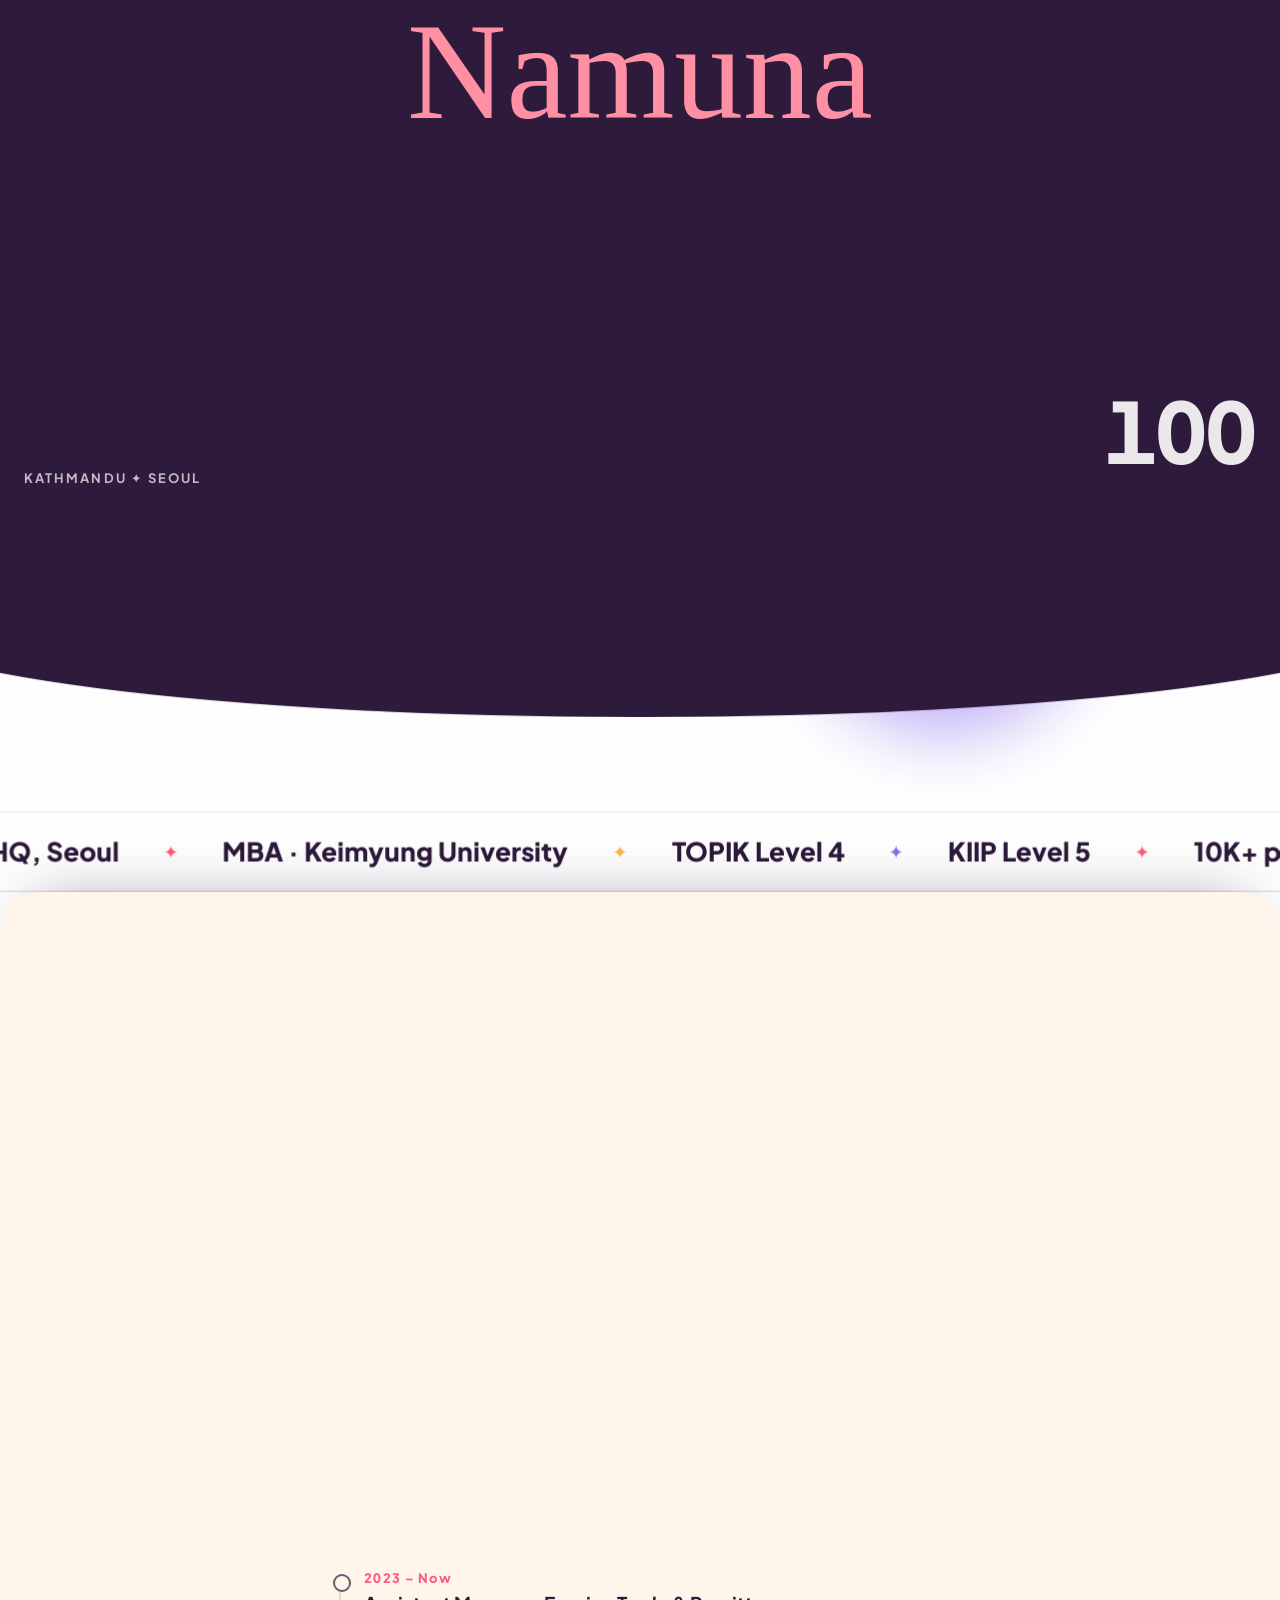
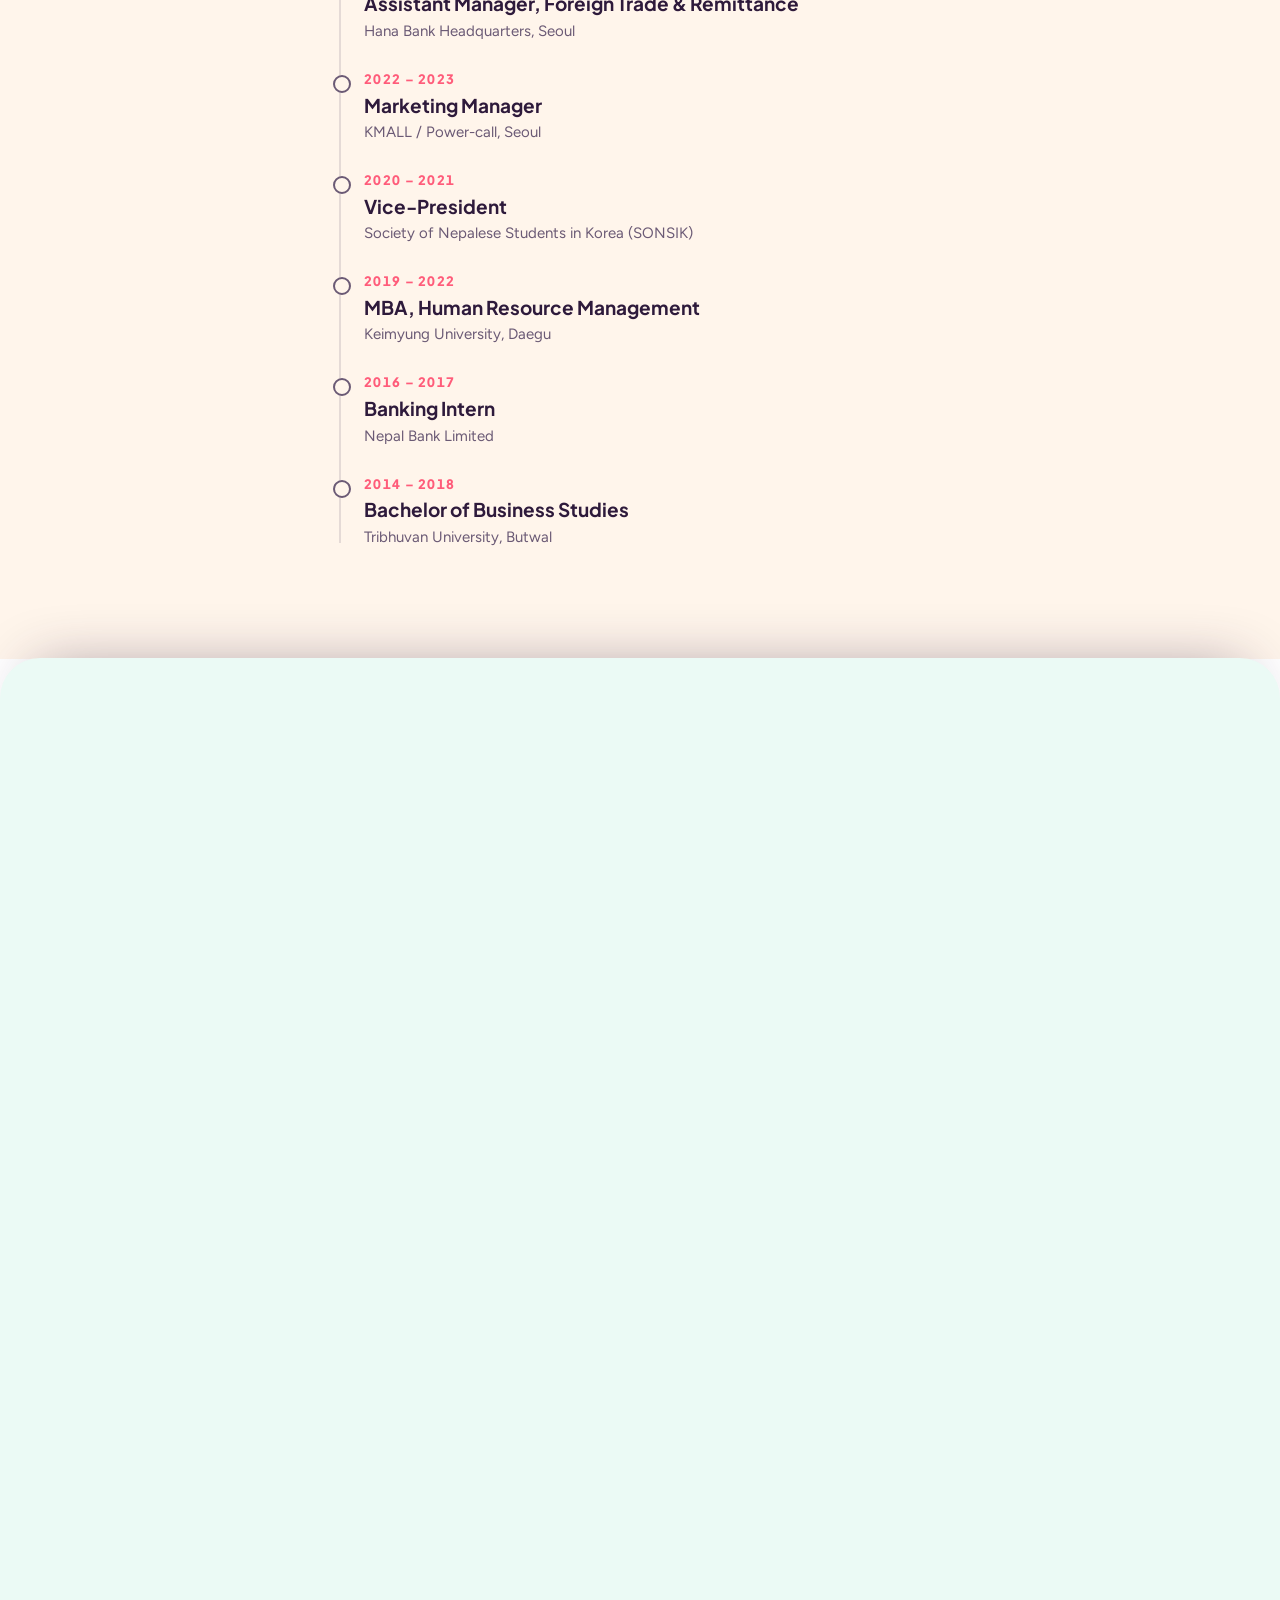
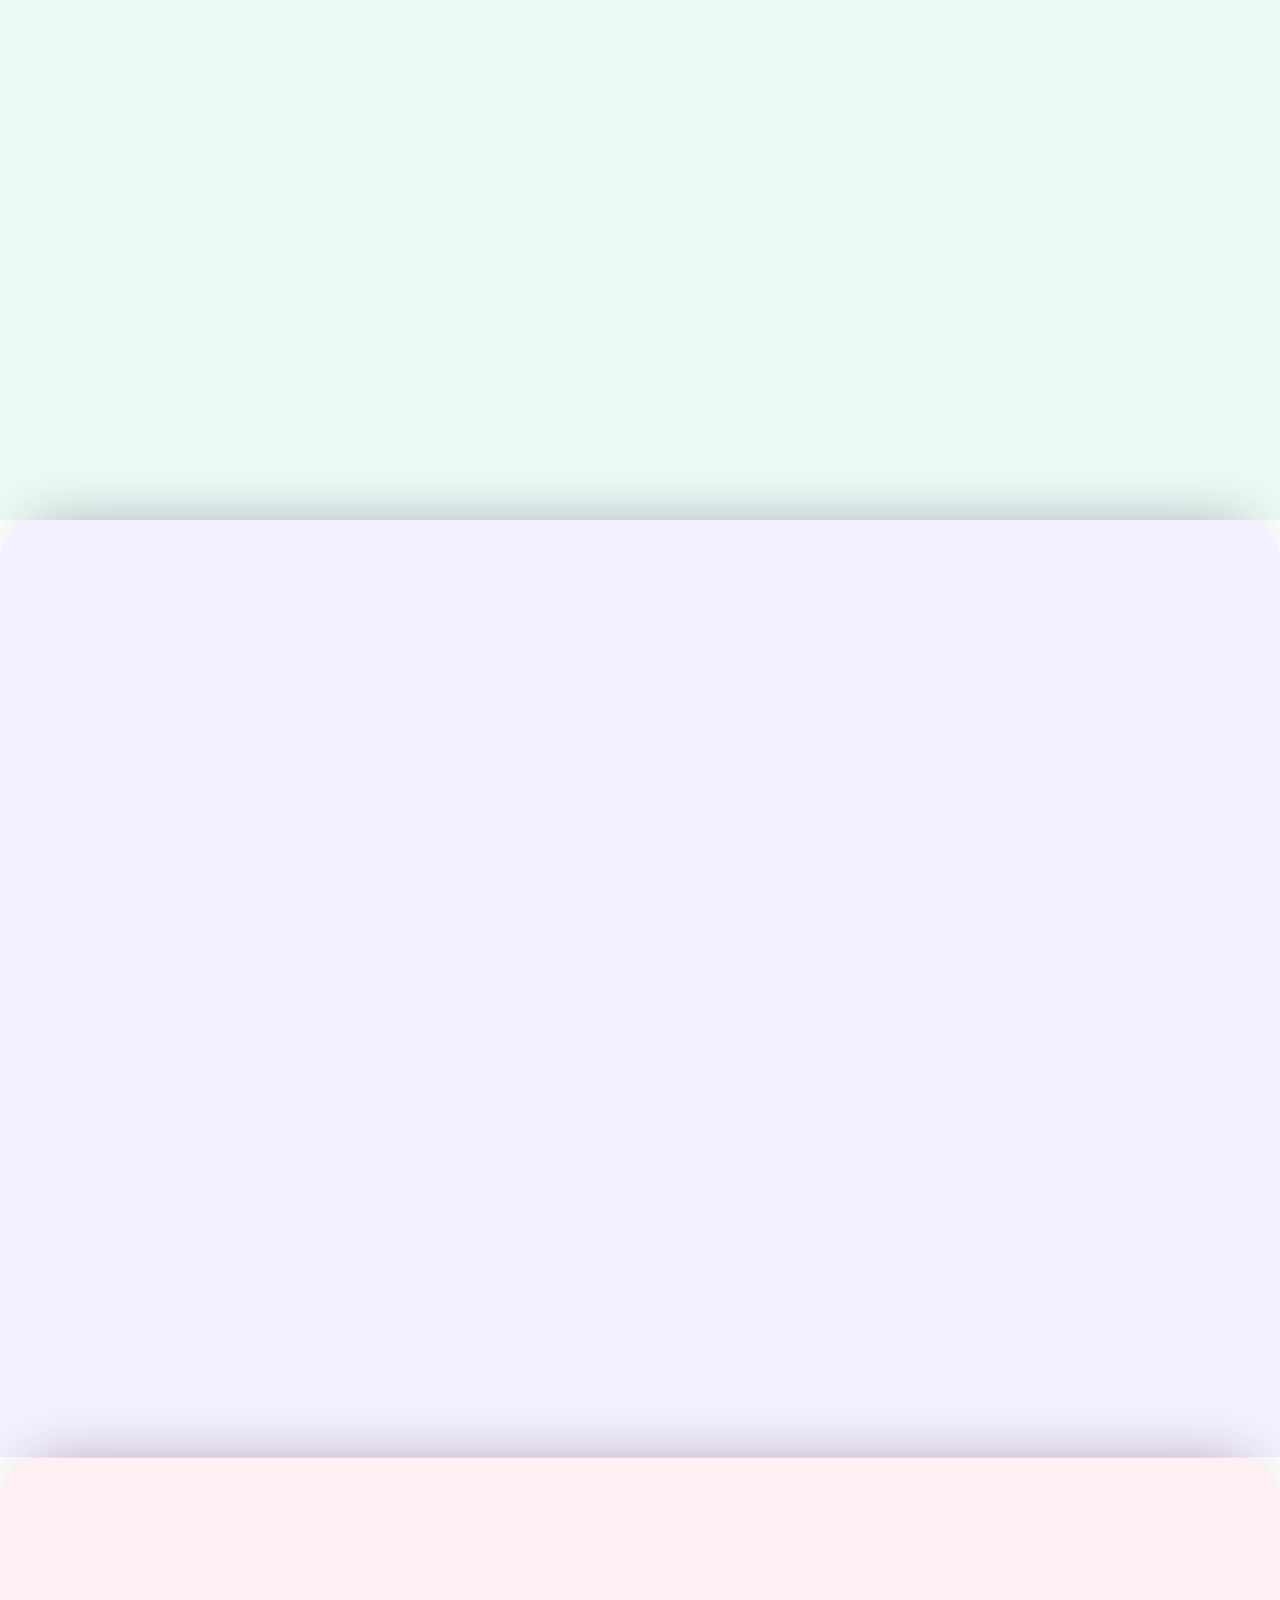
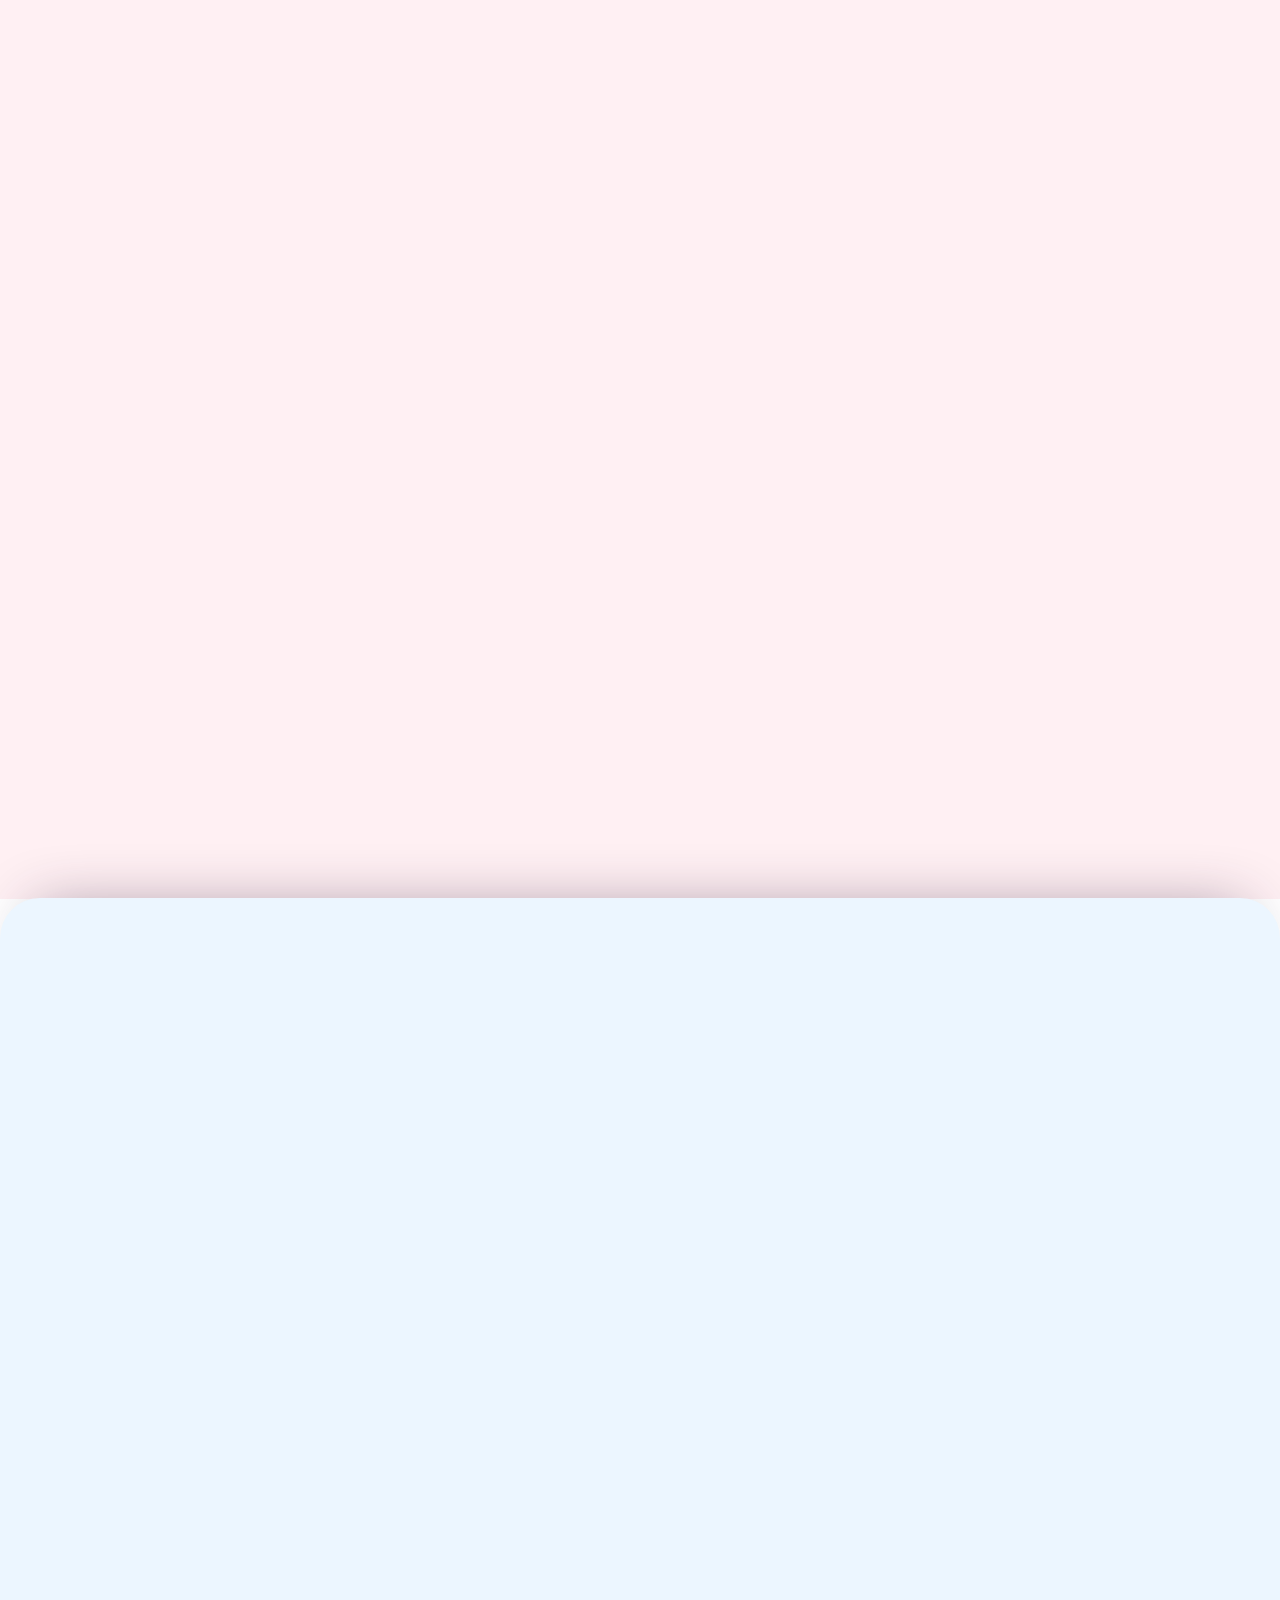
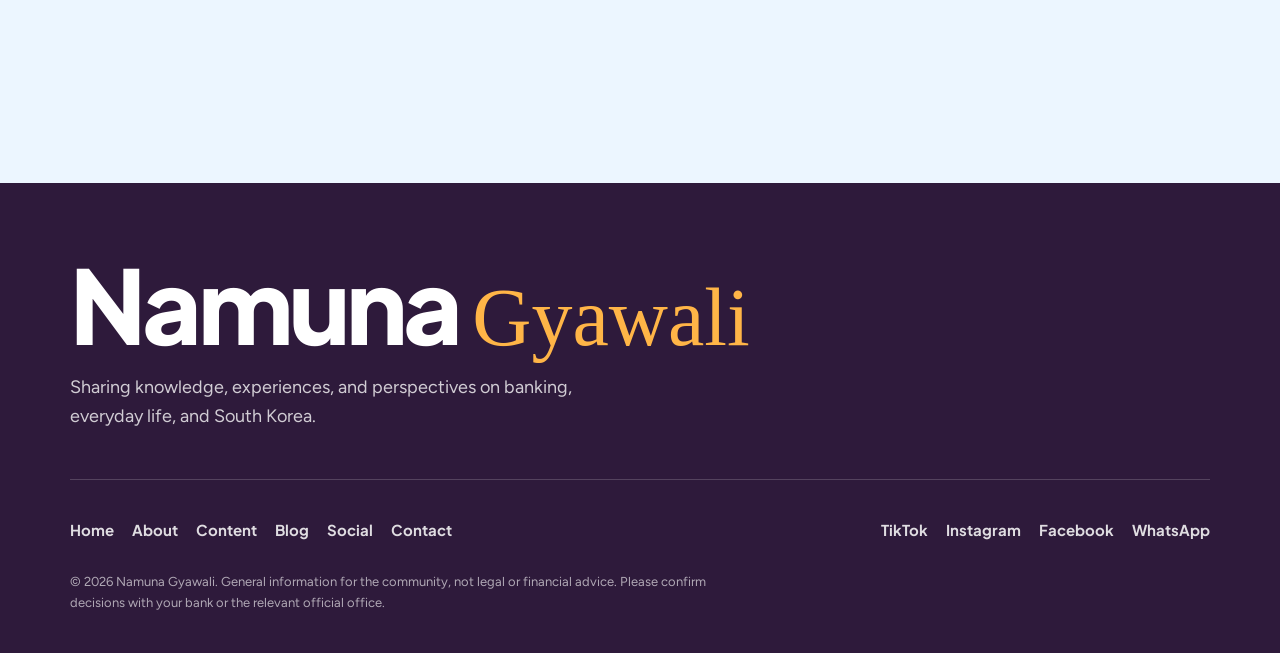
<file: posts/remittance-guide.html>
<!doctype html><html lang="en"><head><meta charset="utf-8"><title>Moved · Namuna Gyawali</title><meta http-equiv="refresh" content="0; url=/#guide-remittance"><link rel="canonical" href="/#guide-remittance"></head><body><p>This guide has moved. <a href="/#guide-remittance">Read the updated guide</a>.</p></body></html>
</file>
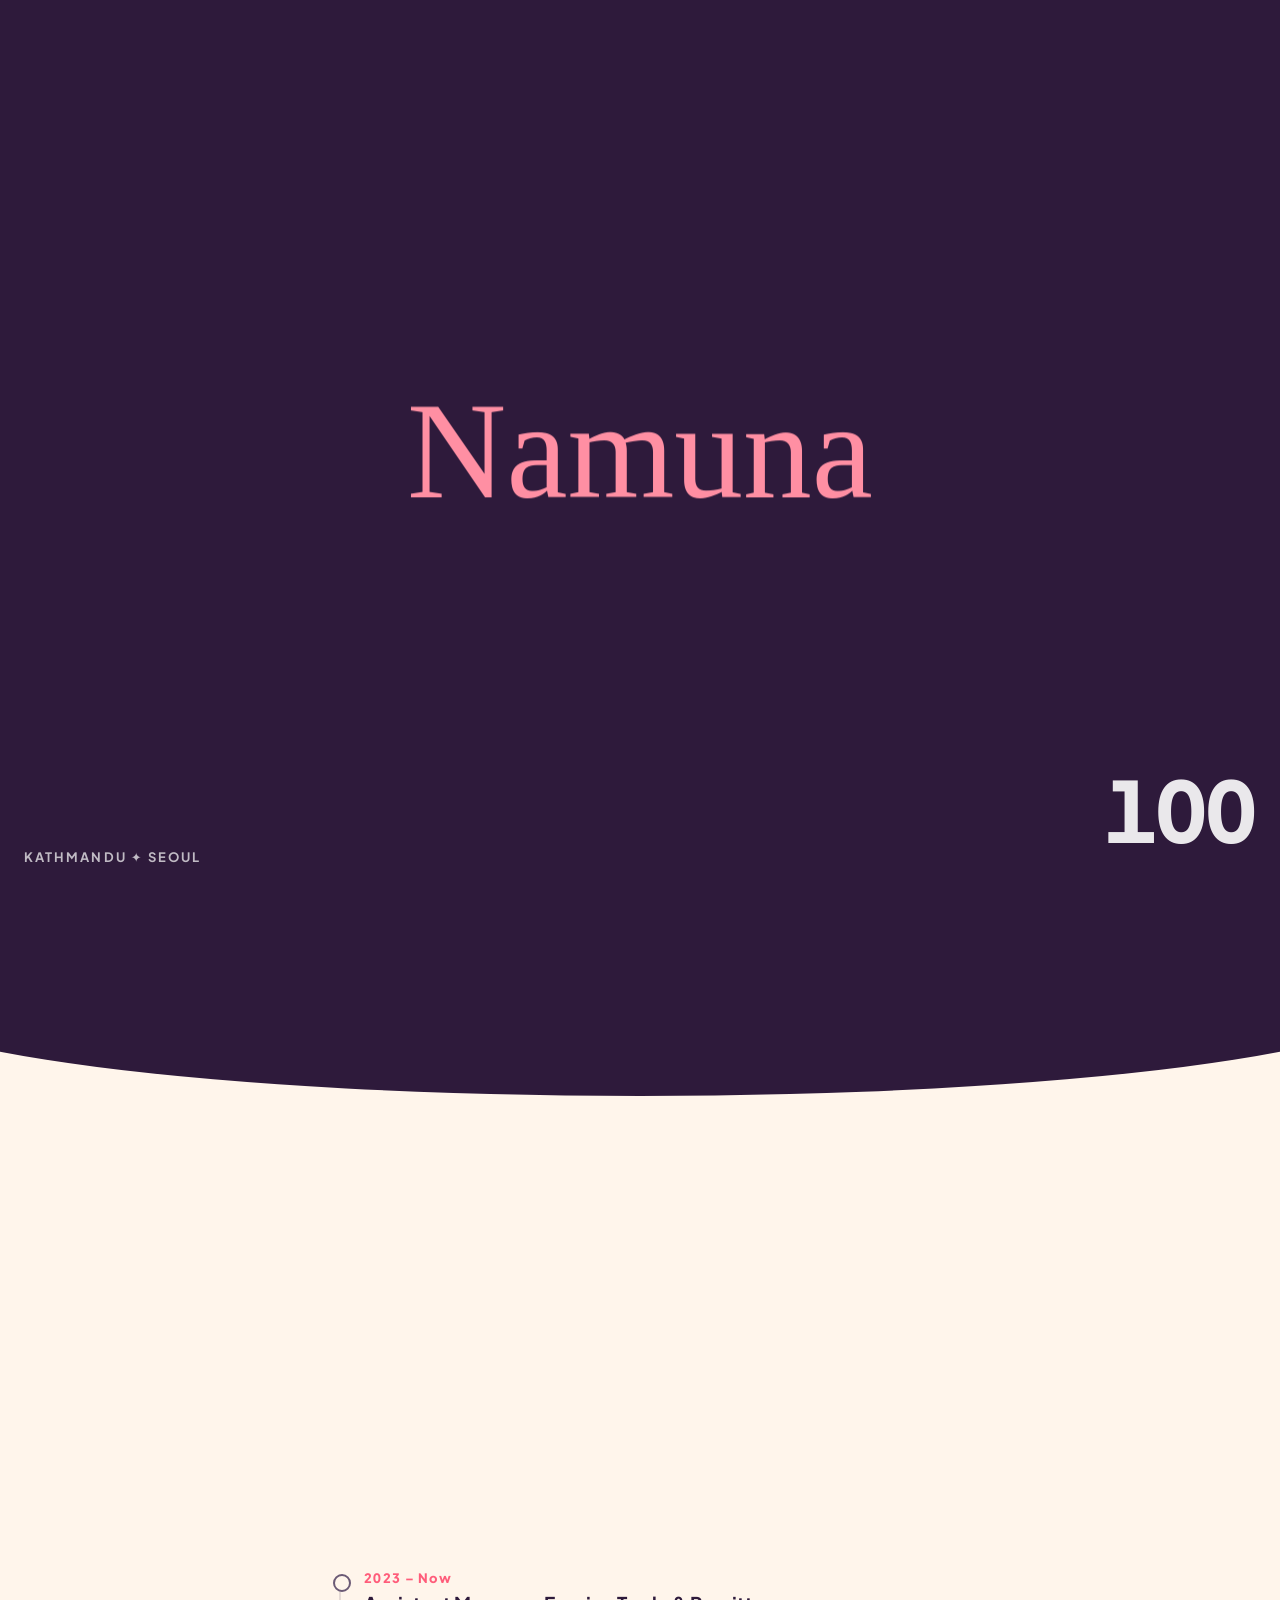
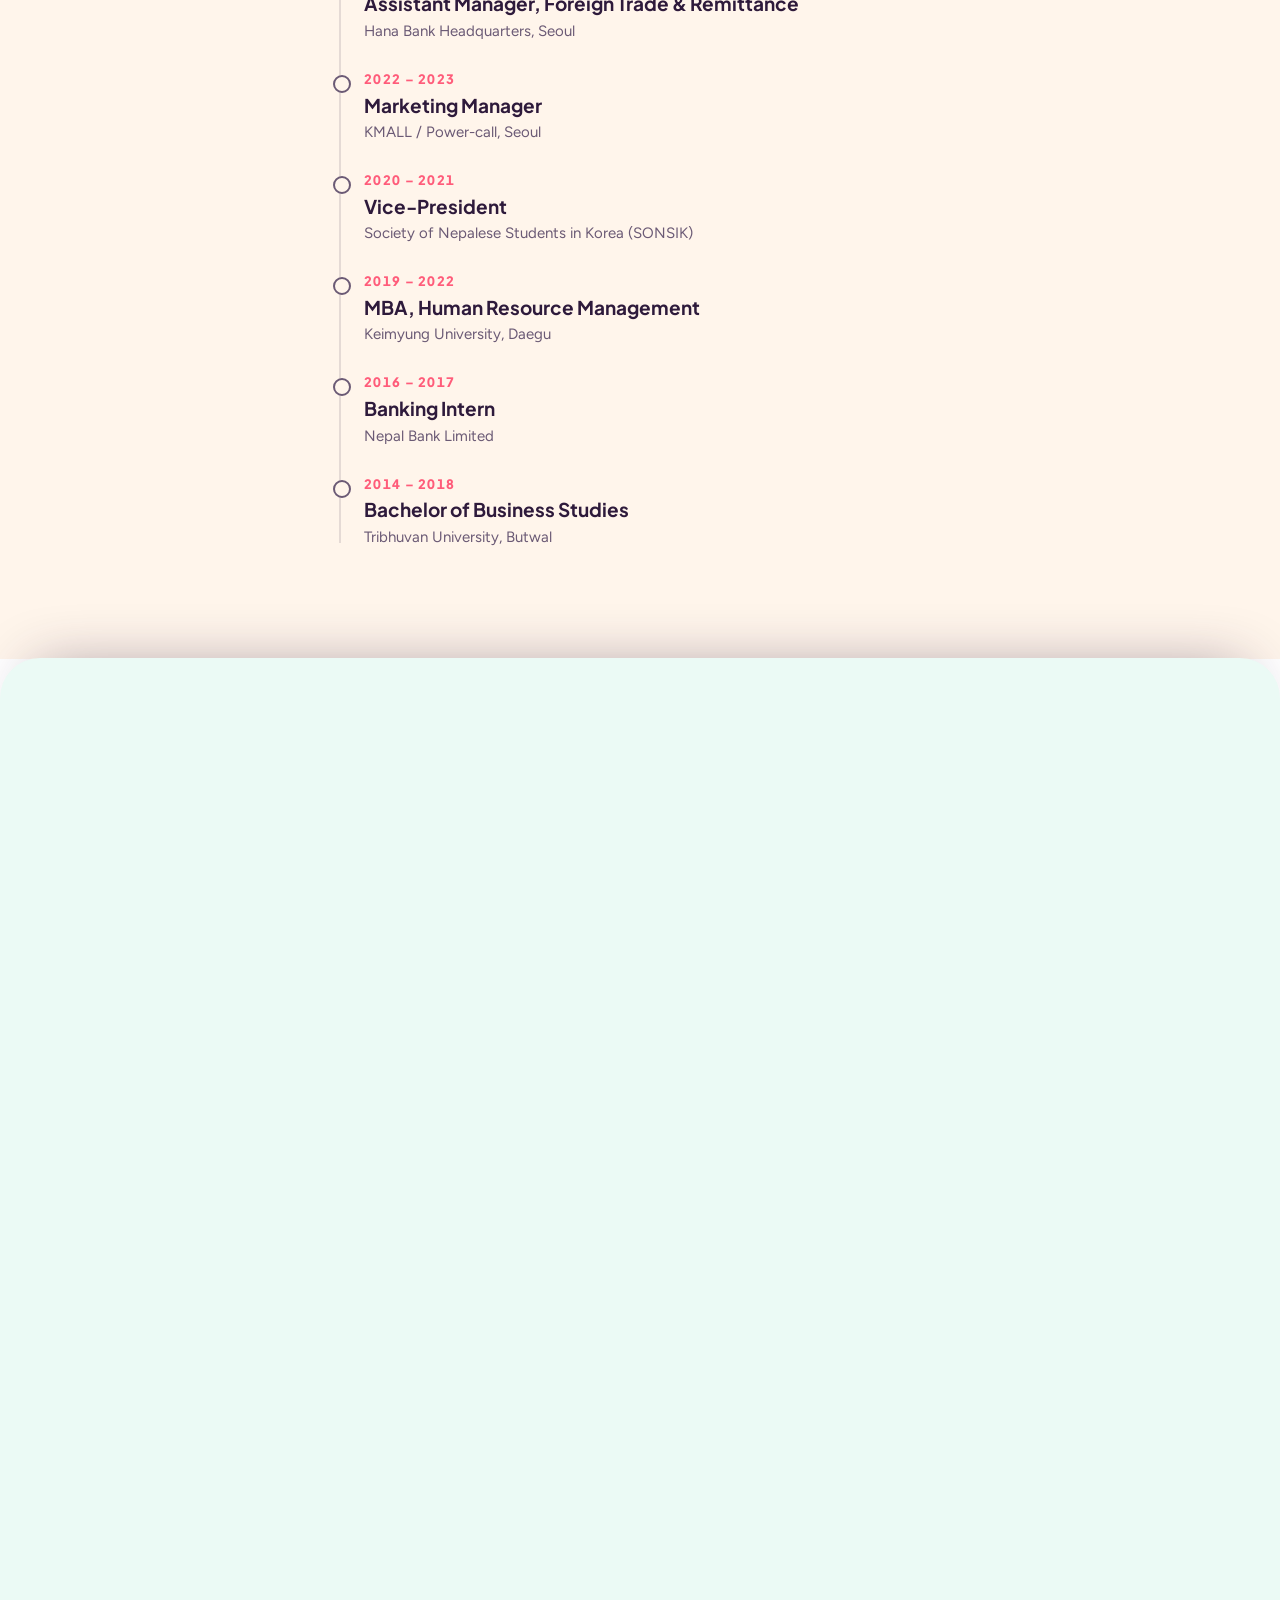
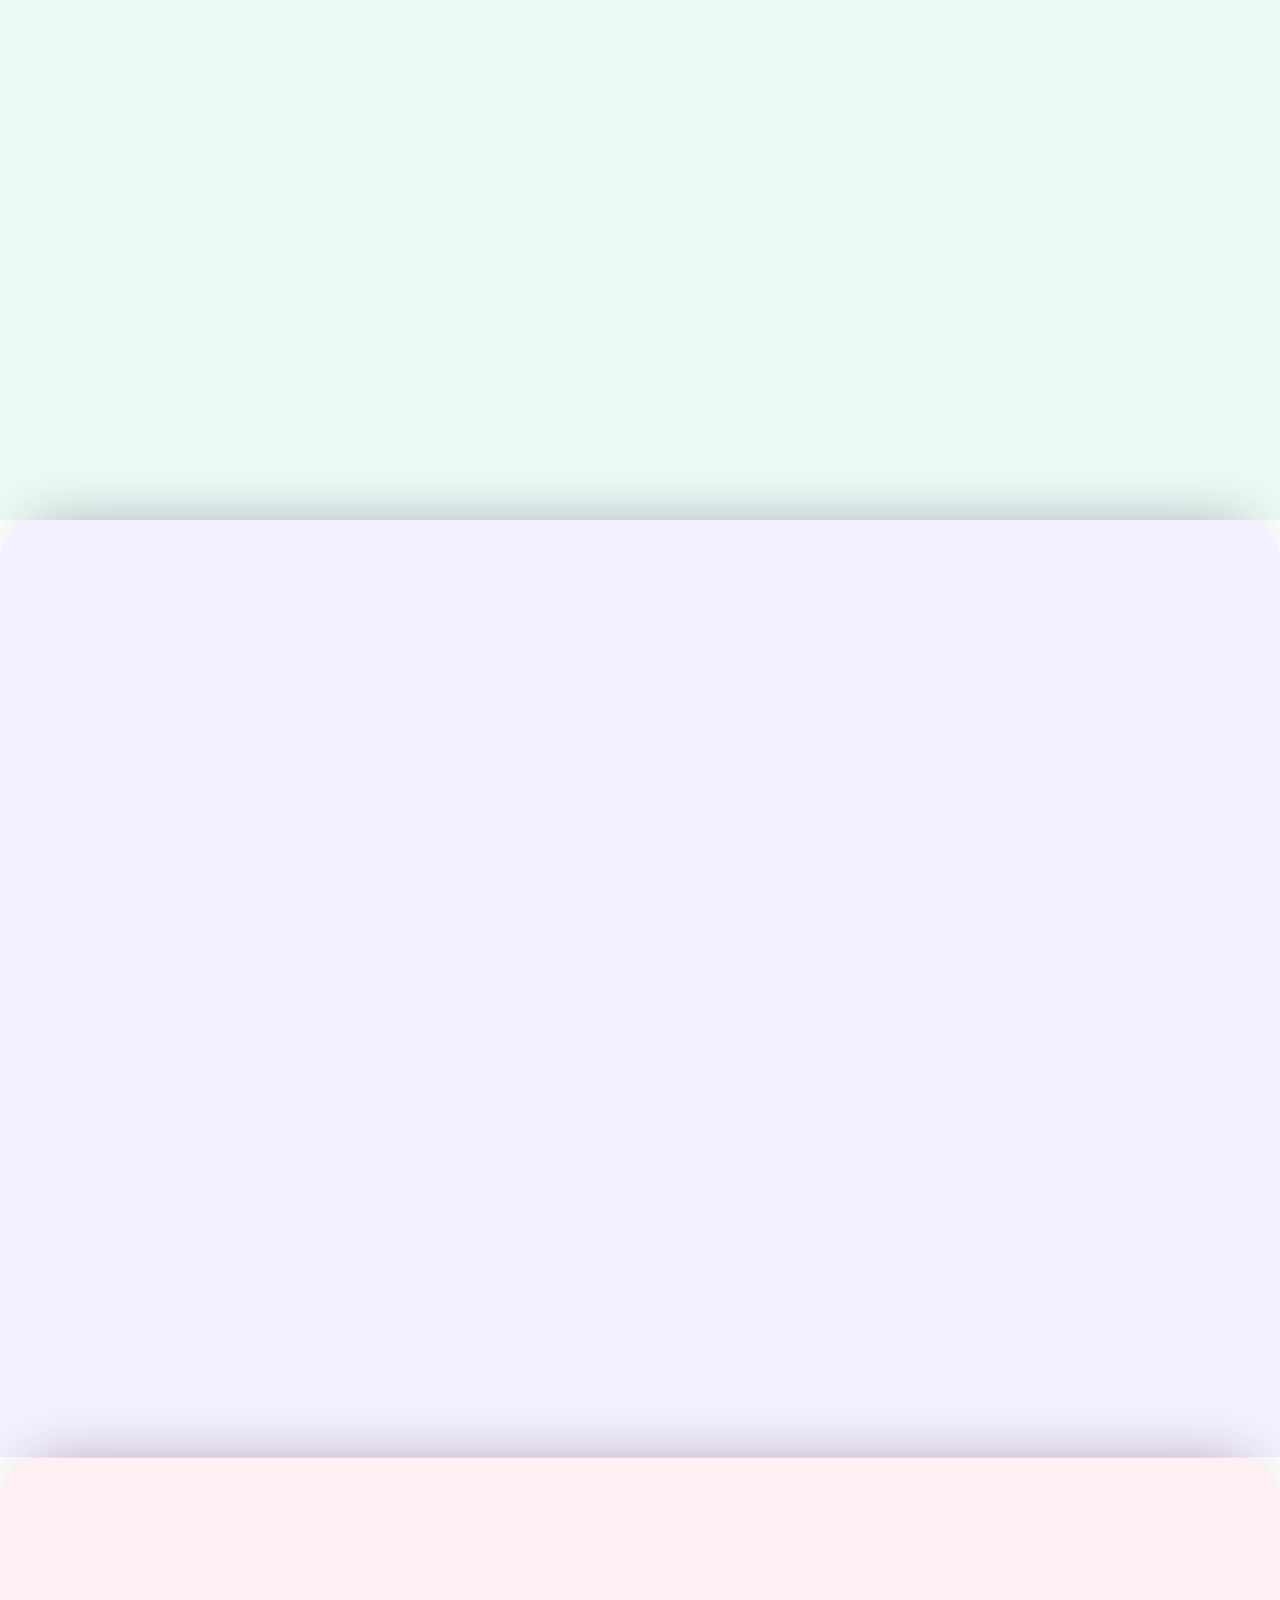
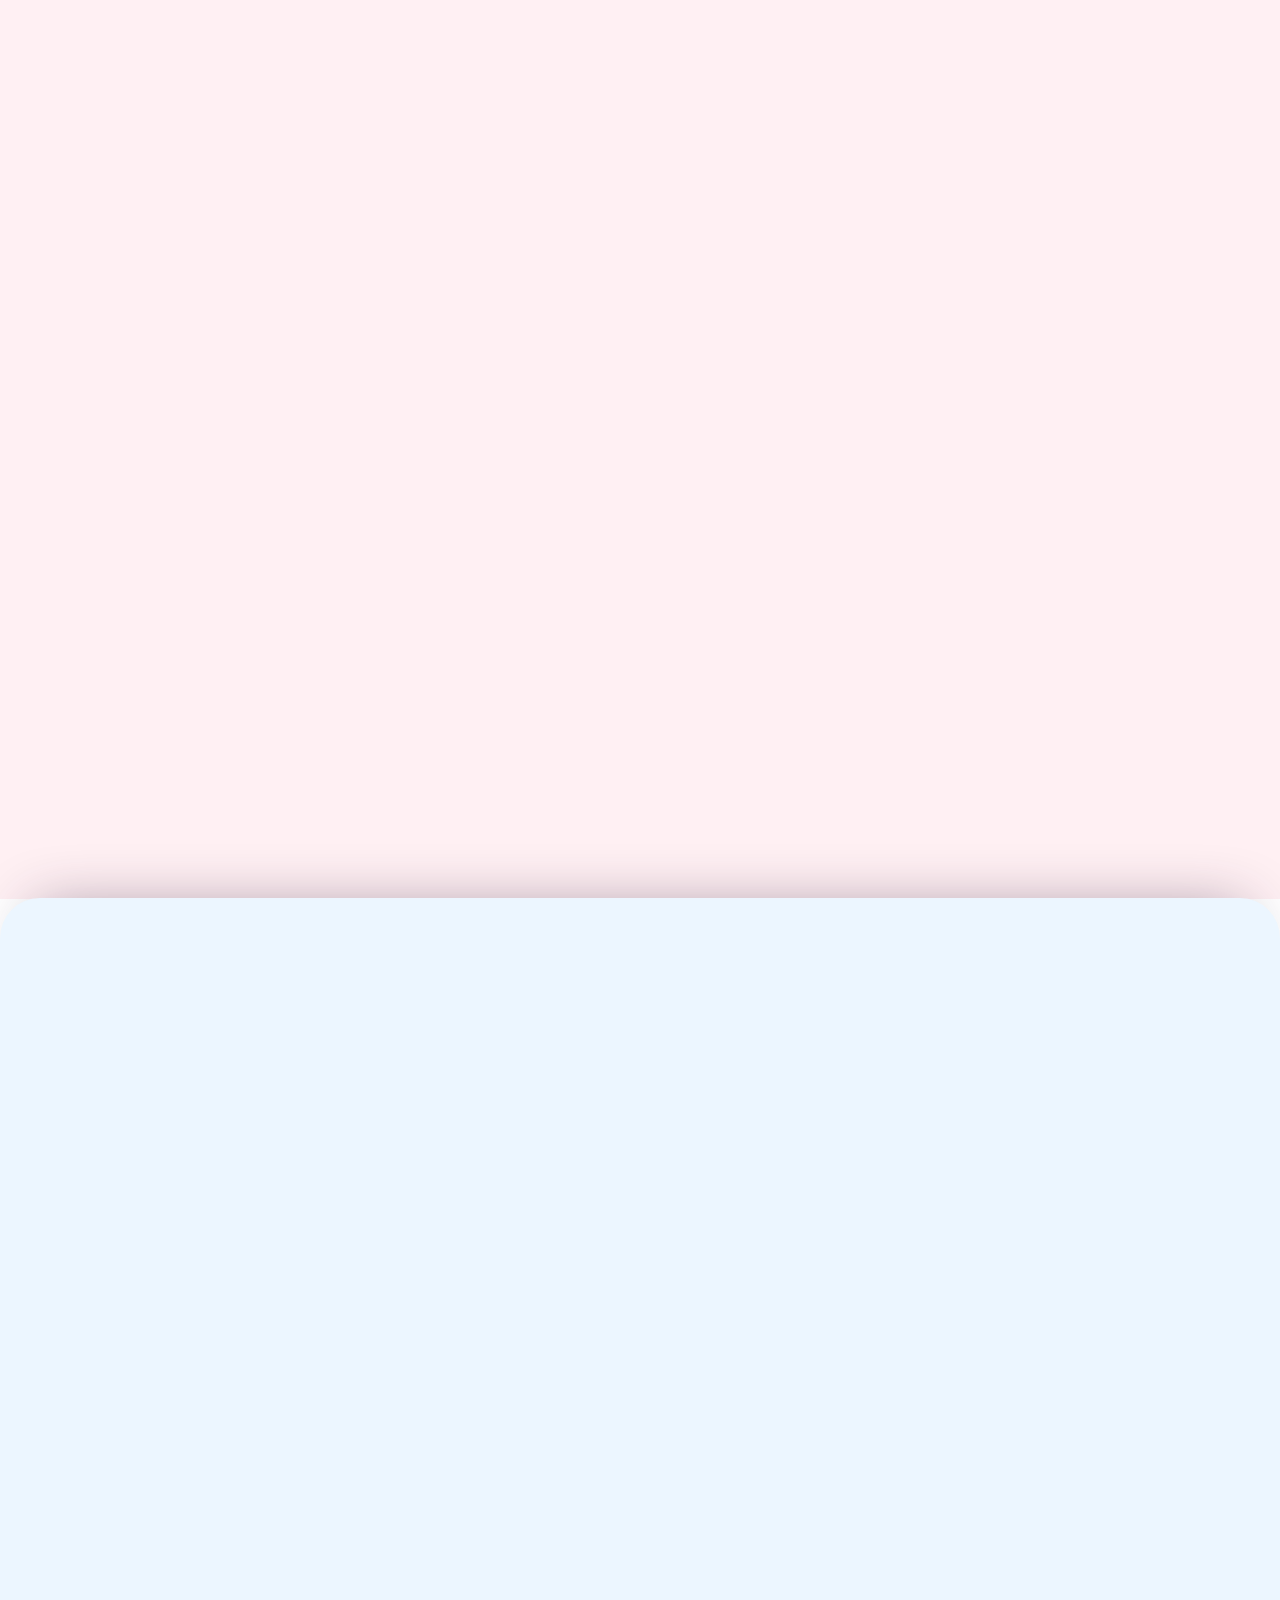
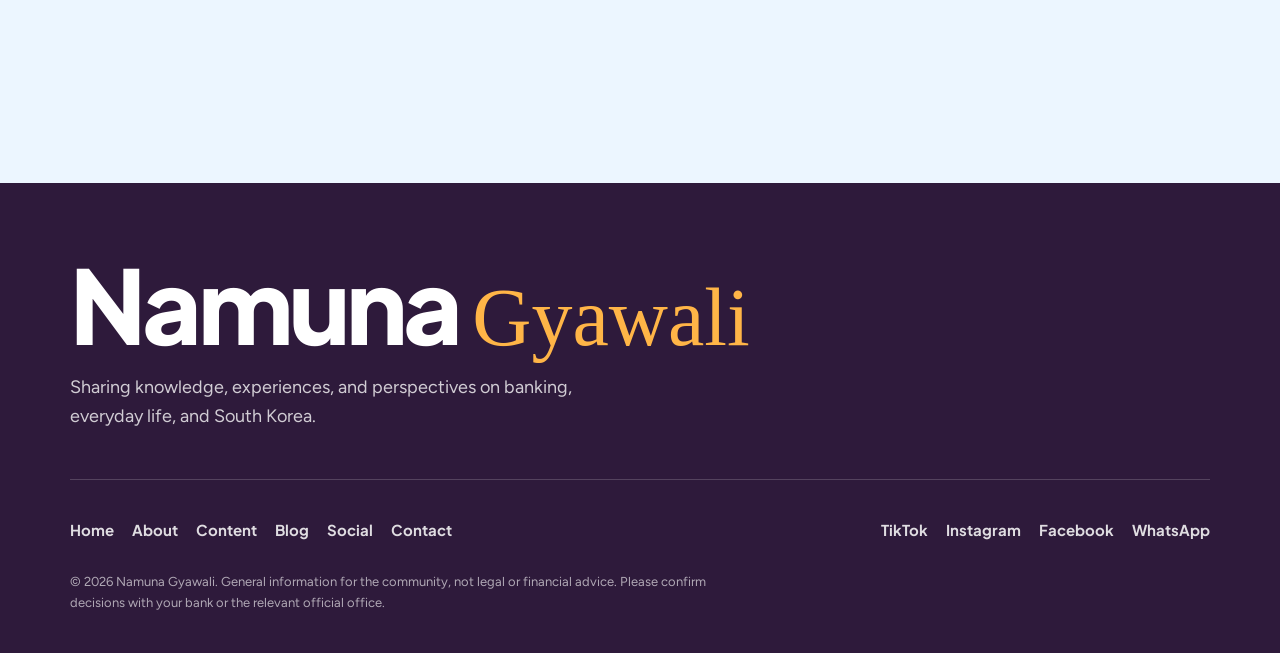
<file: posts/trade-lc-guide.html>
<!doctype html><html lang="en"><head><meta charset="utf-8"><title>Moved · Namuna Gyawali</title><meta http-equiv="refresh" content="0; url=/#guide-lc"><link rel="canonical" href="/#guide-lc"></head><body><p>This guide has moved. <a href="/#guide-lc">Read the updated guide</a>.</p></body></html>
</file>
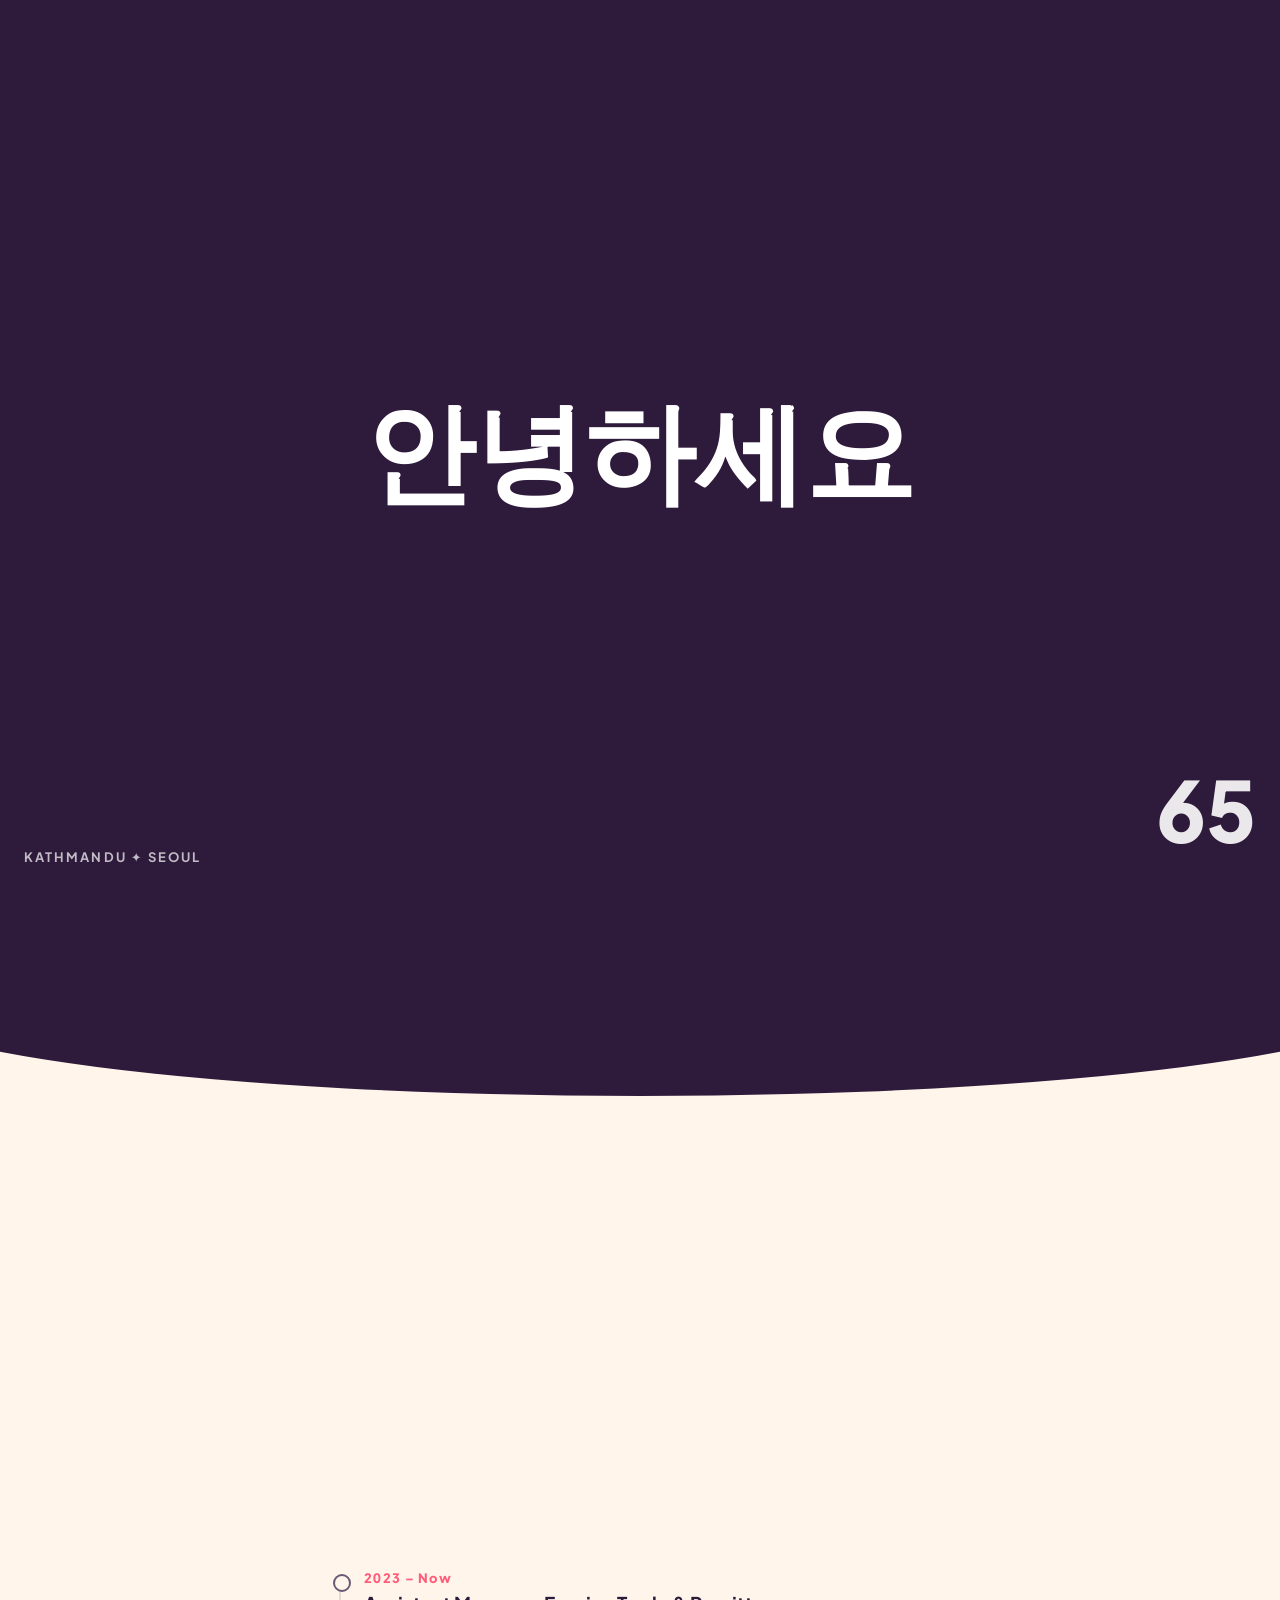
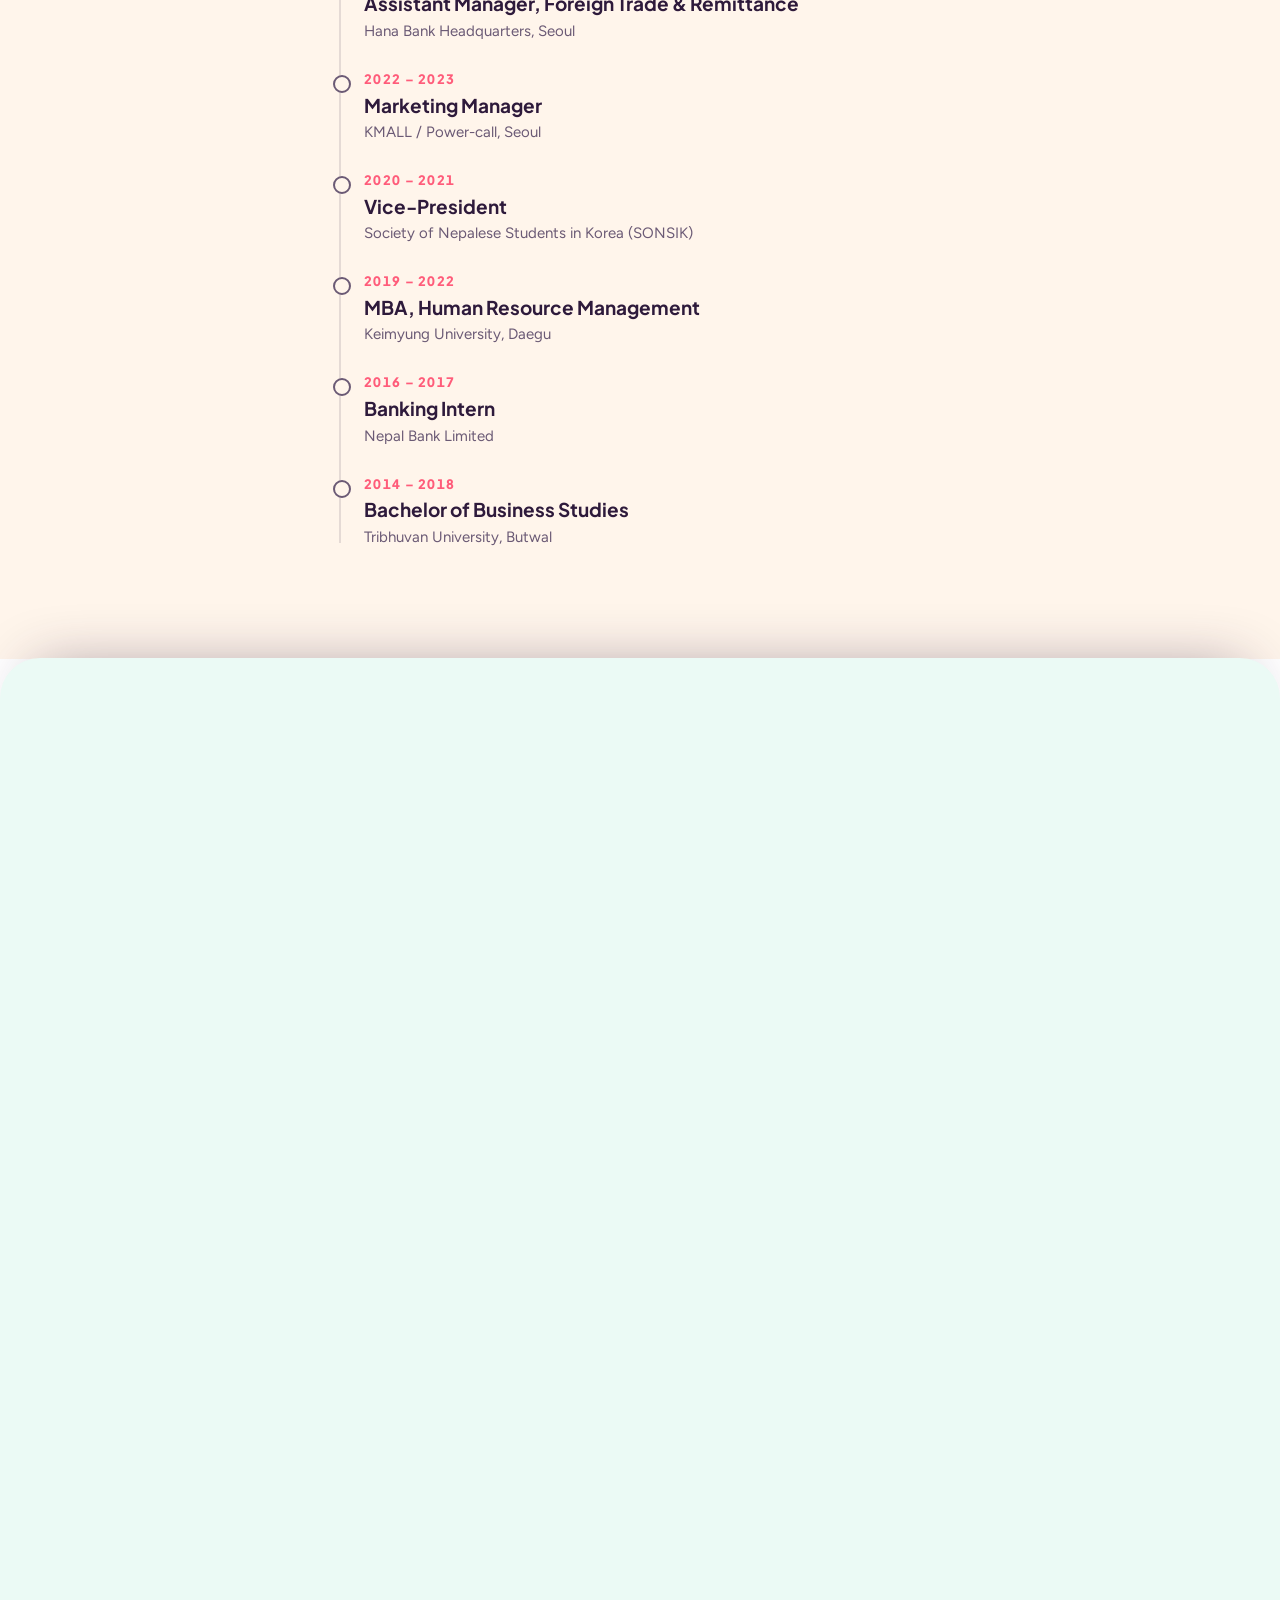
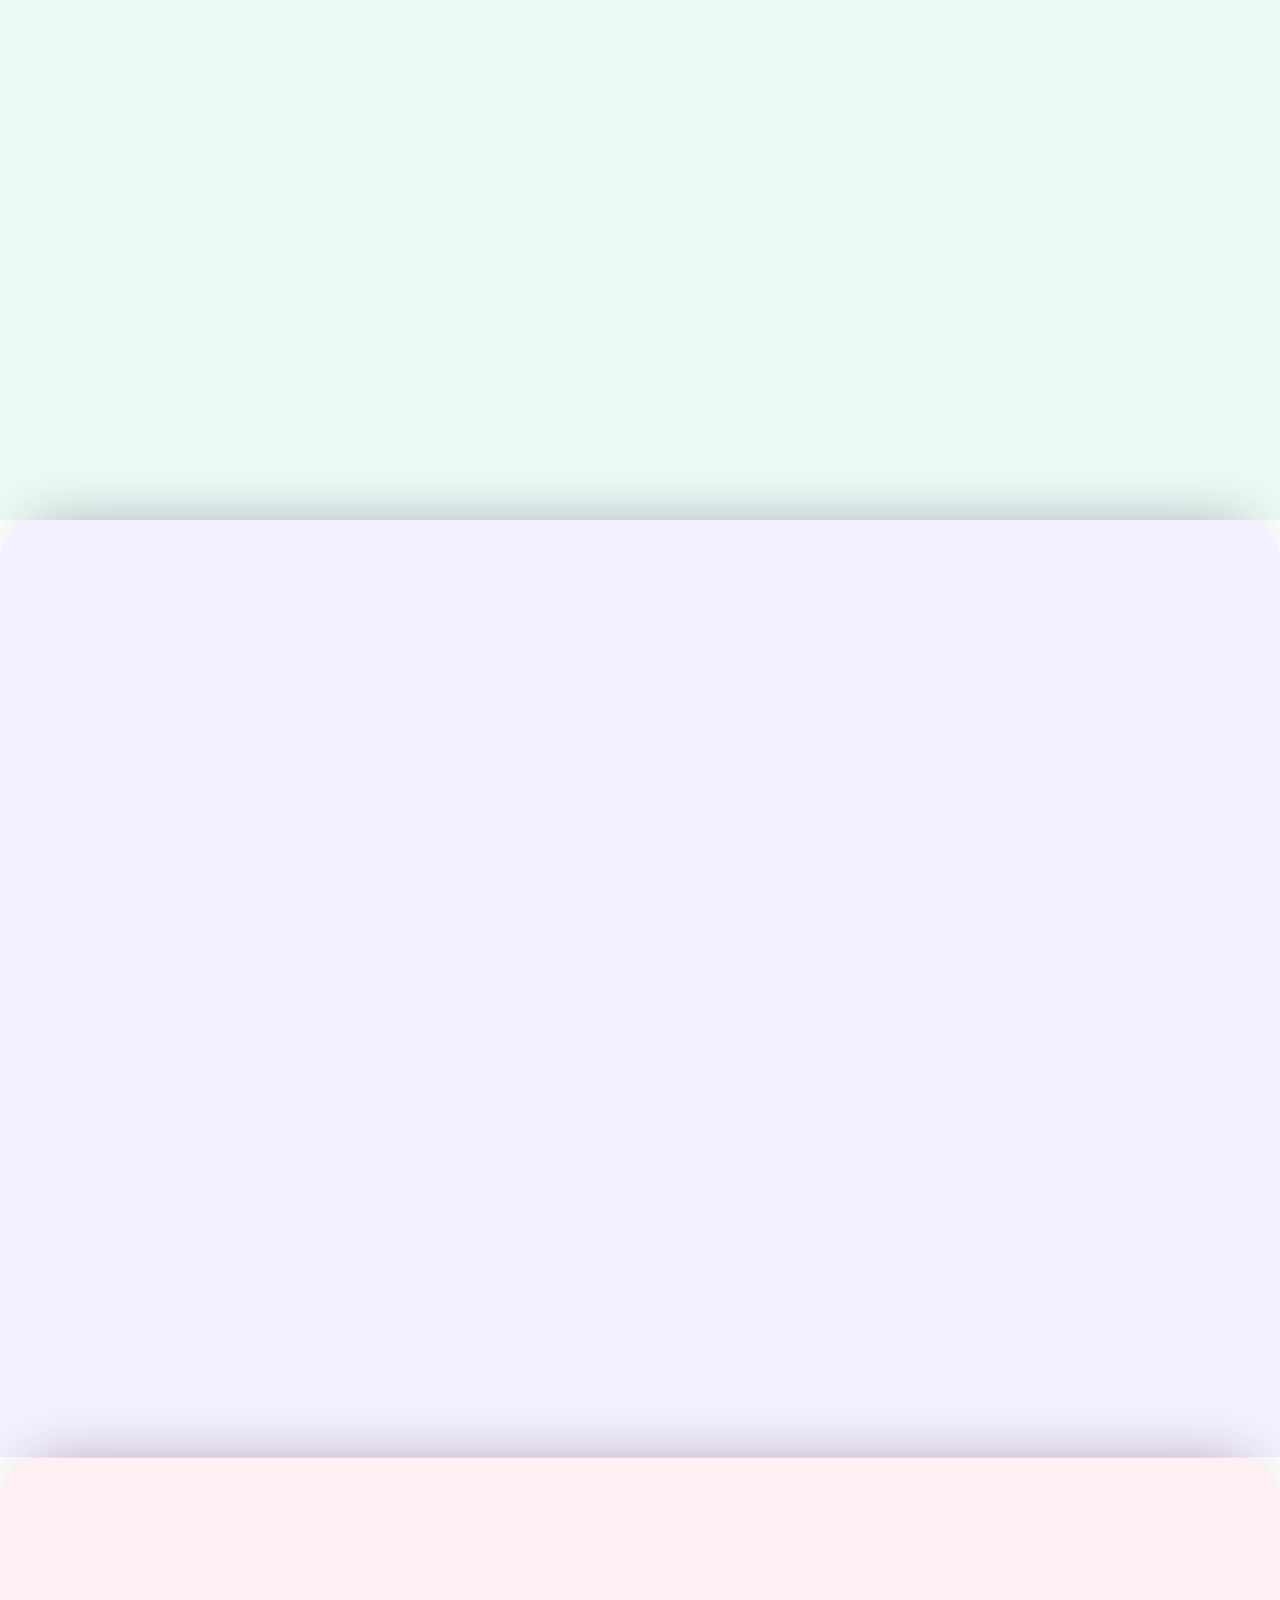
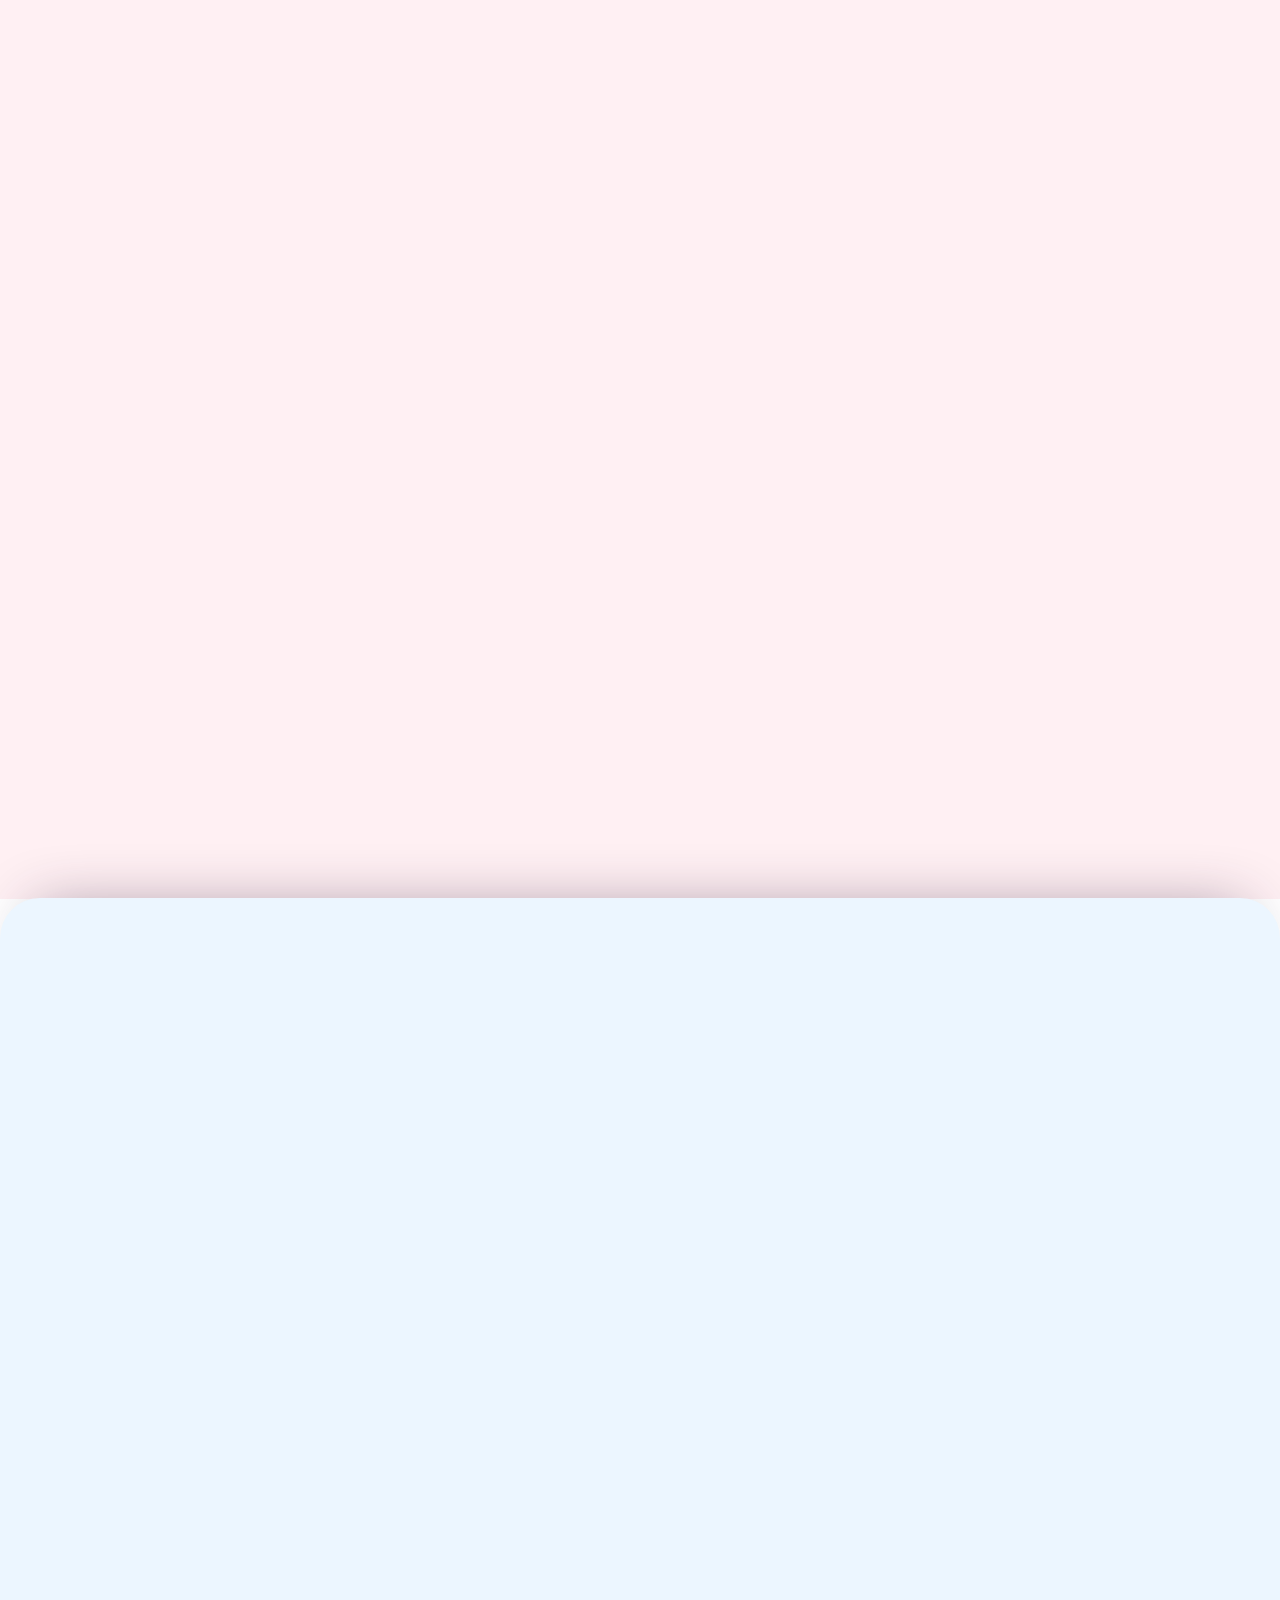
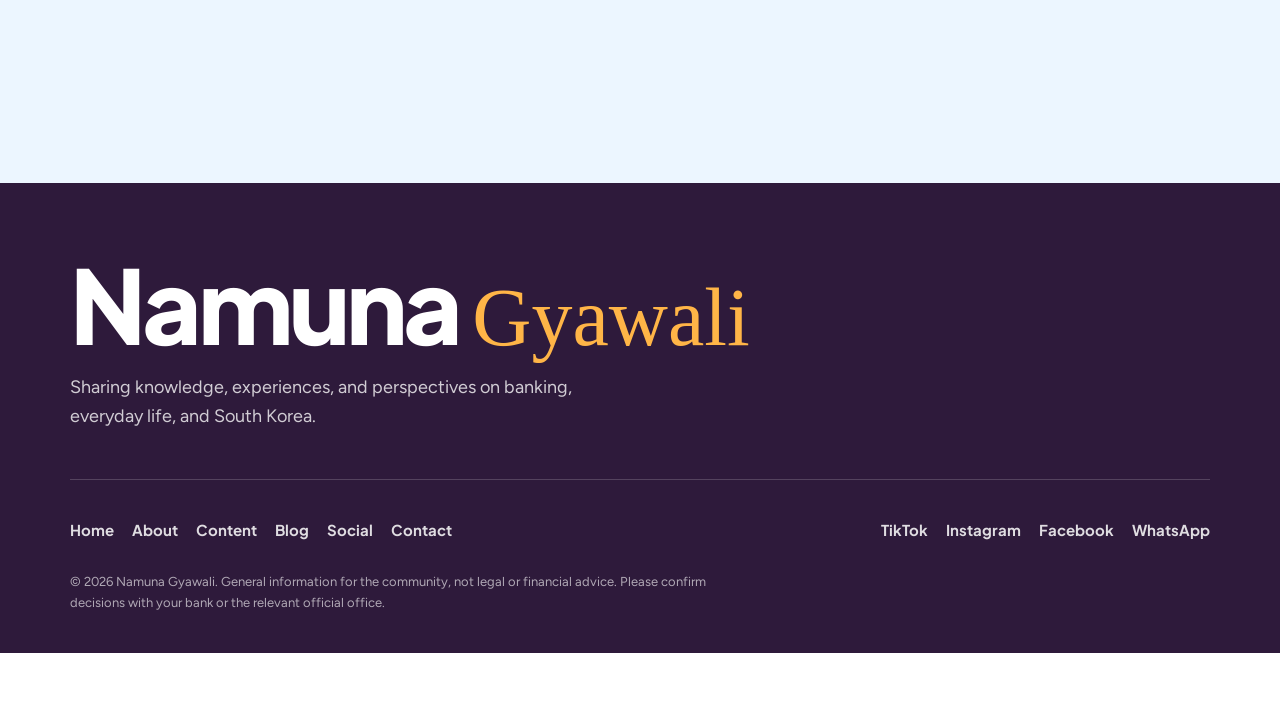
<file: posts/transfer-limits-guide.html>
<!doctype html><html lang="en"><head><meta charset="utf-8"><title>Moved · Namuna Gyawali</title><meta http-equiv="refresh" content="0; url=/#guide-limits"><link rel="canonical" href="/#guide-limits"></head><body><p>This guide has moved. <a href="/#guide-limits">Read the updated guide</a>.</p></body></html>
</file>
